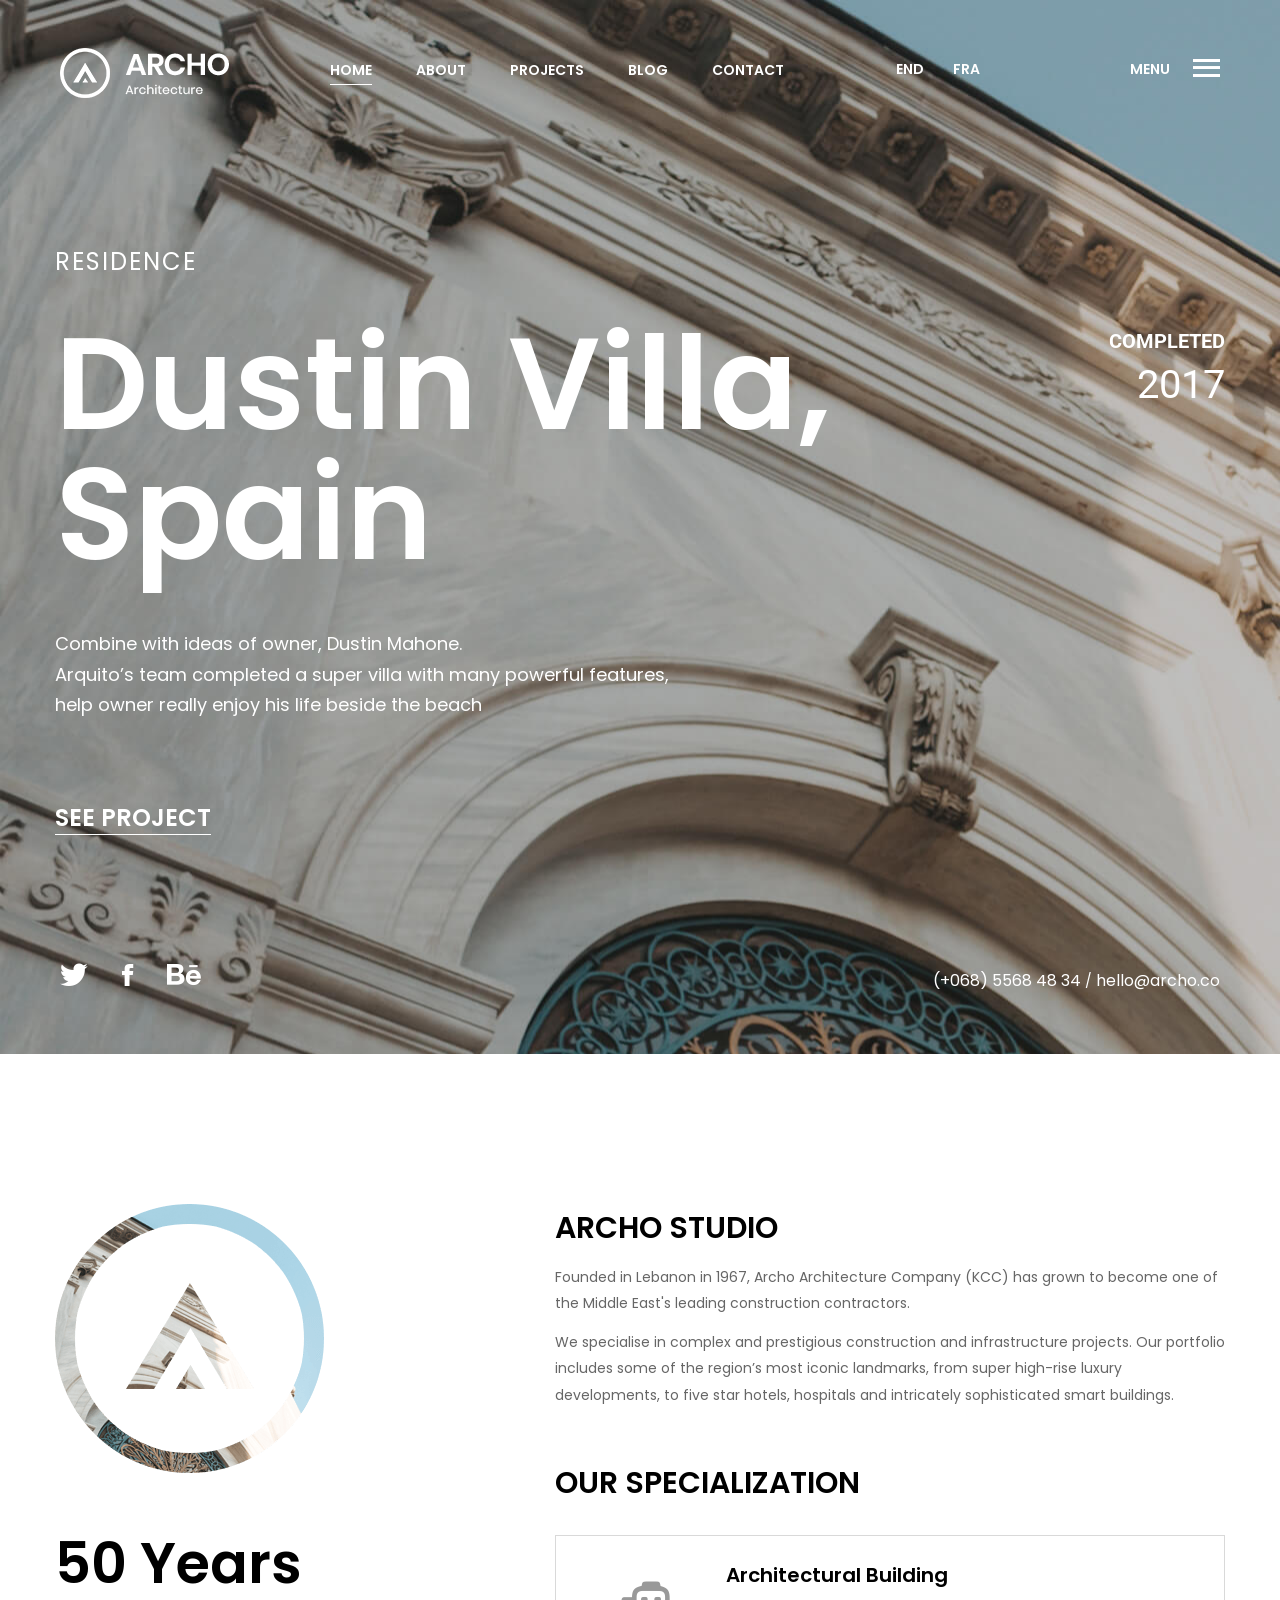
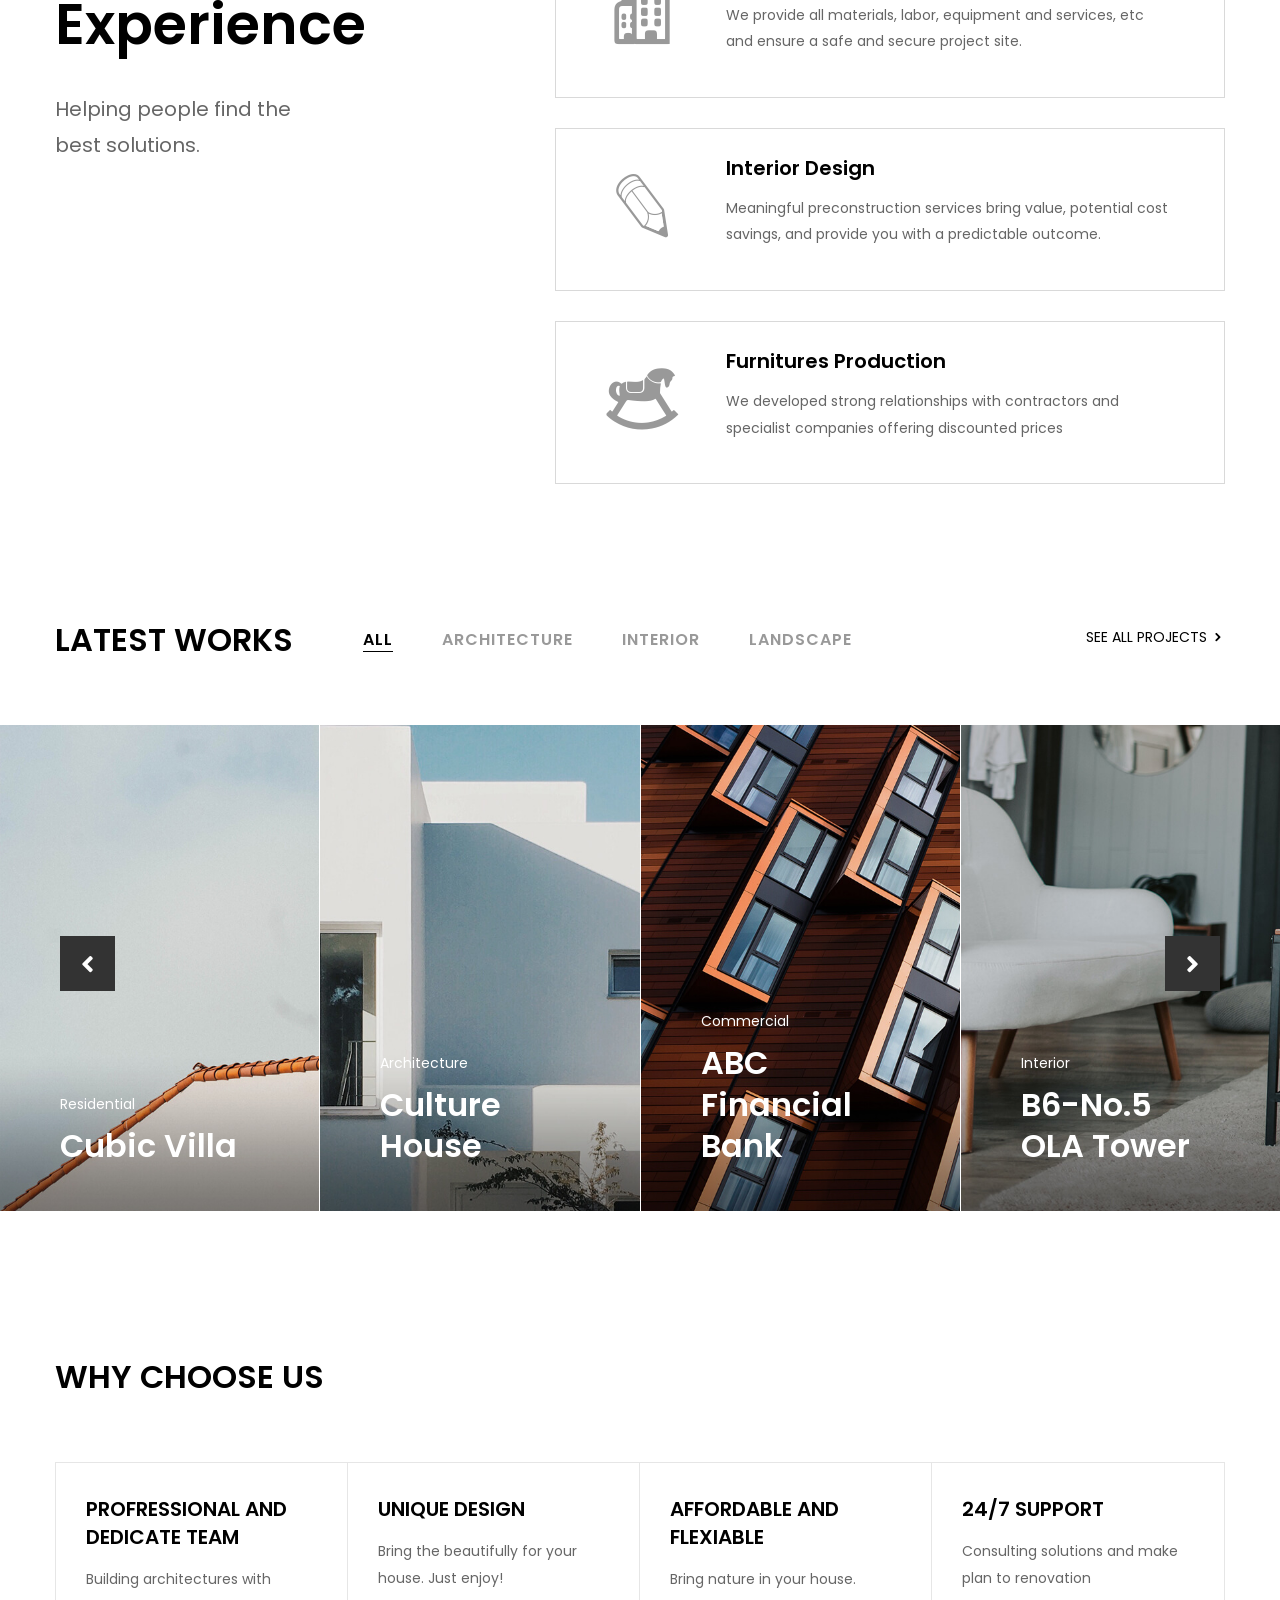
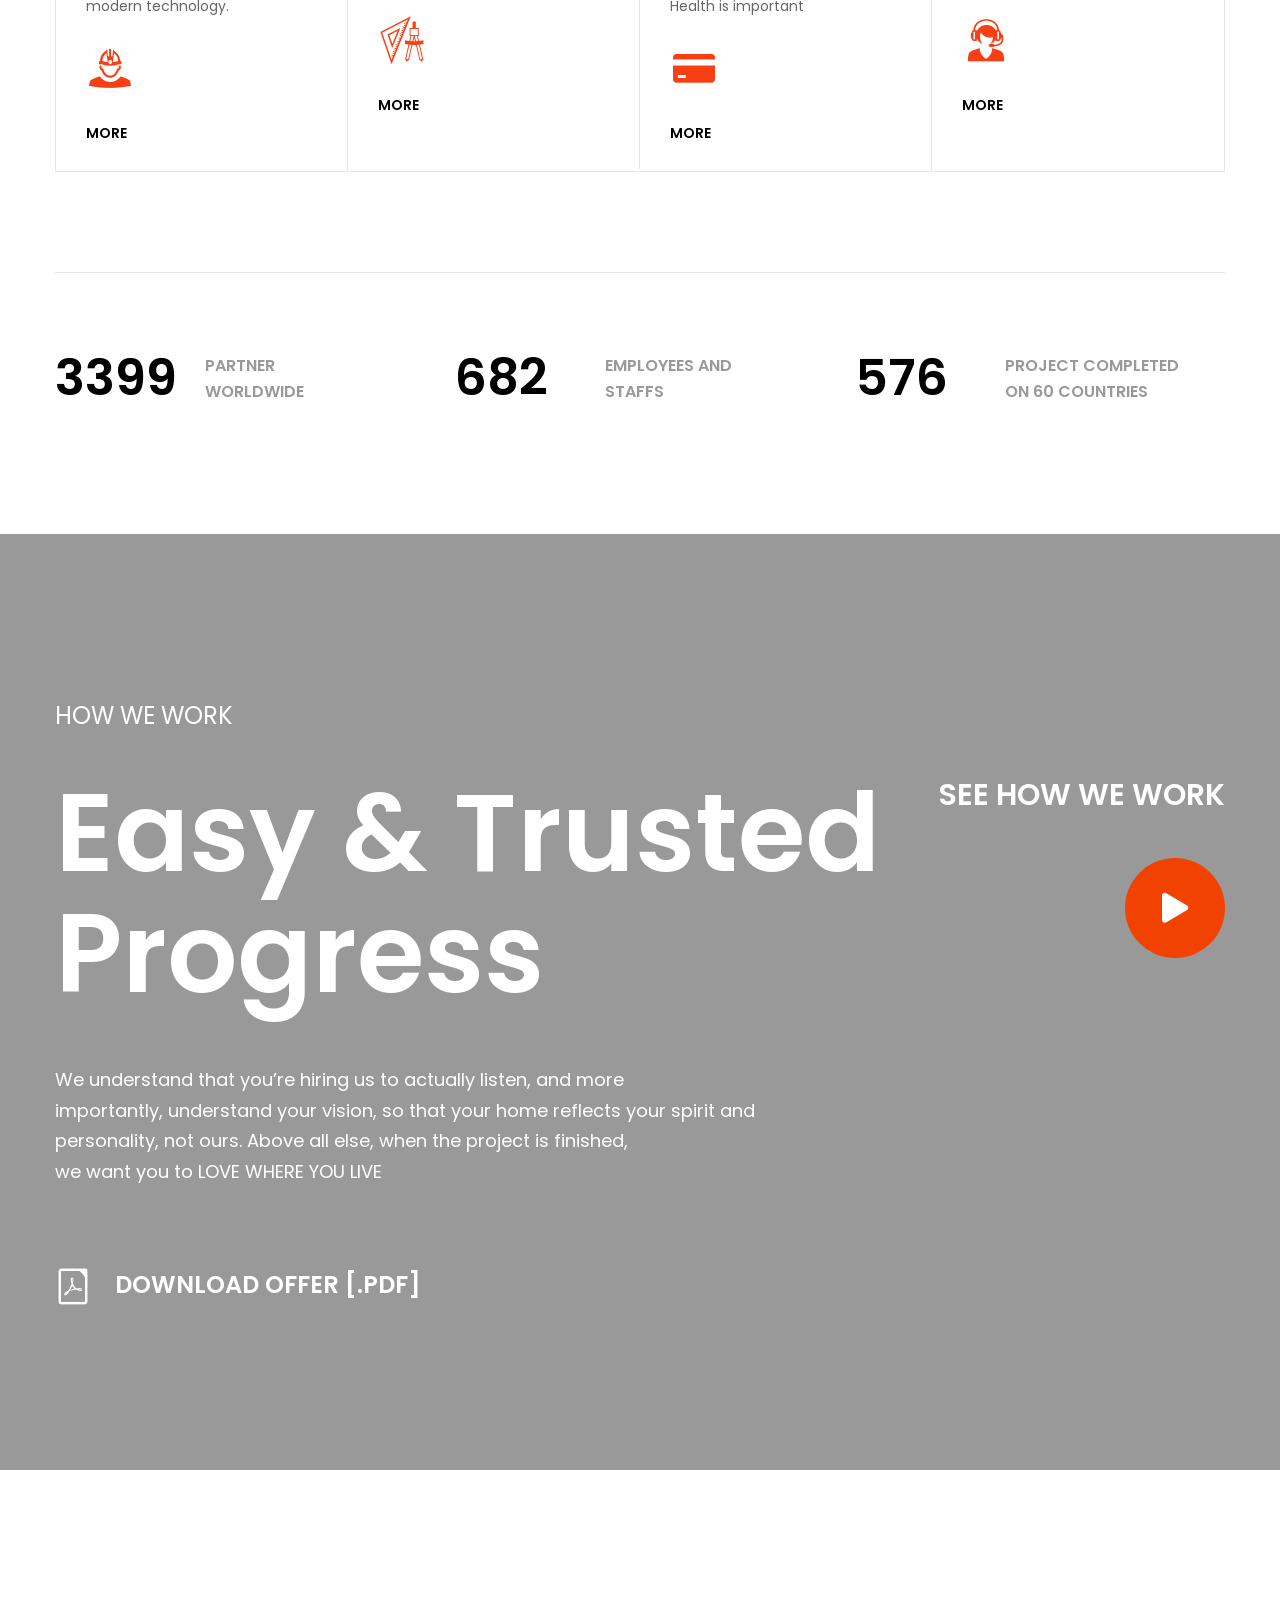
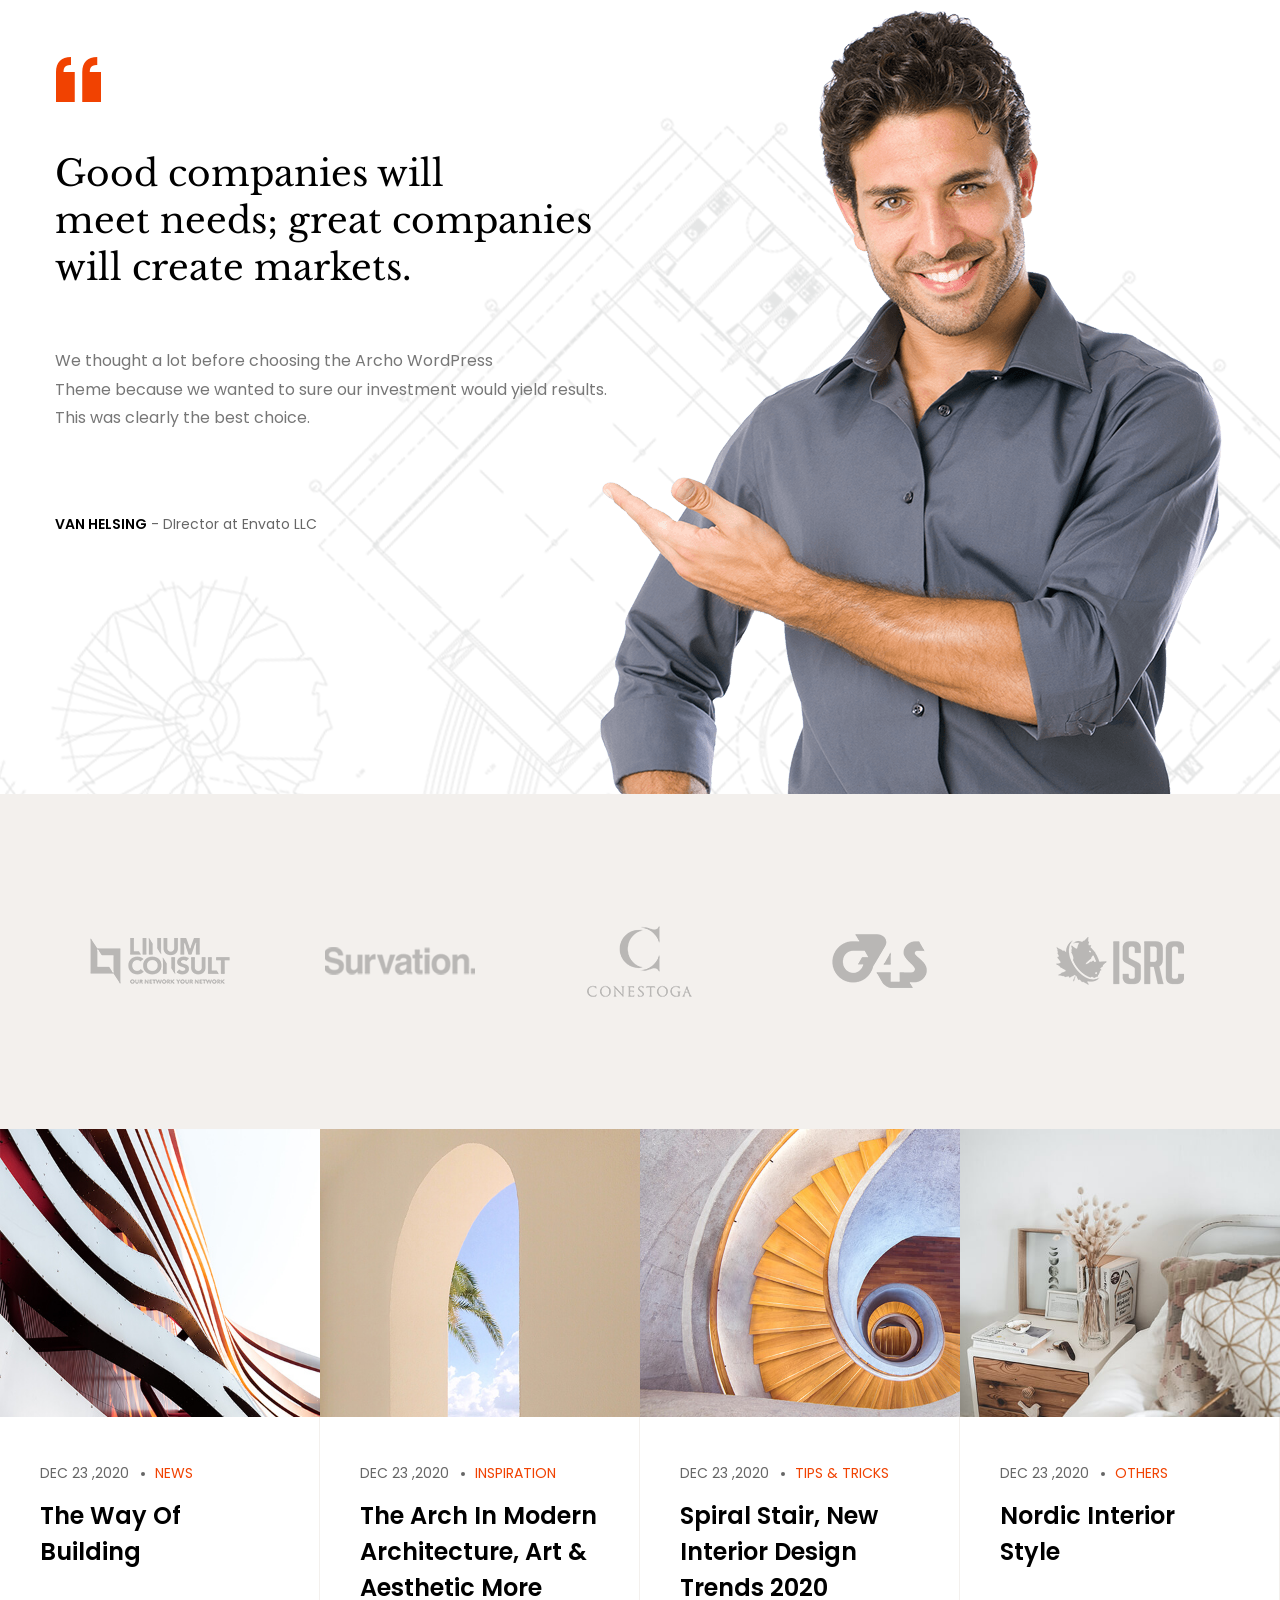
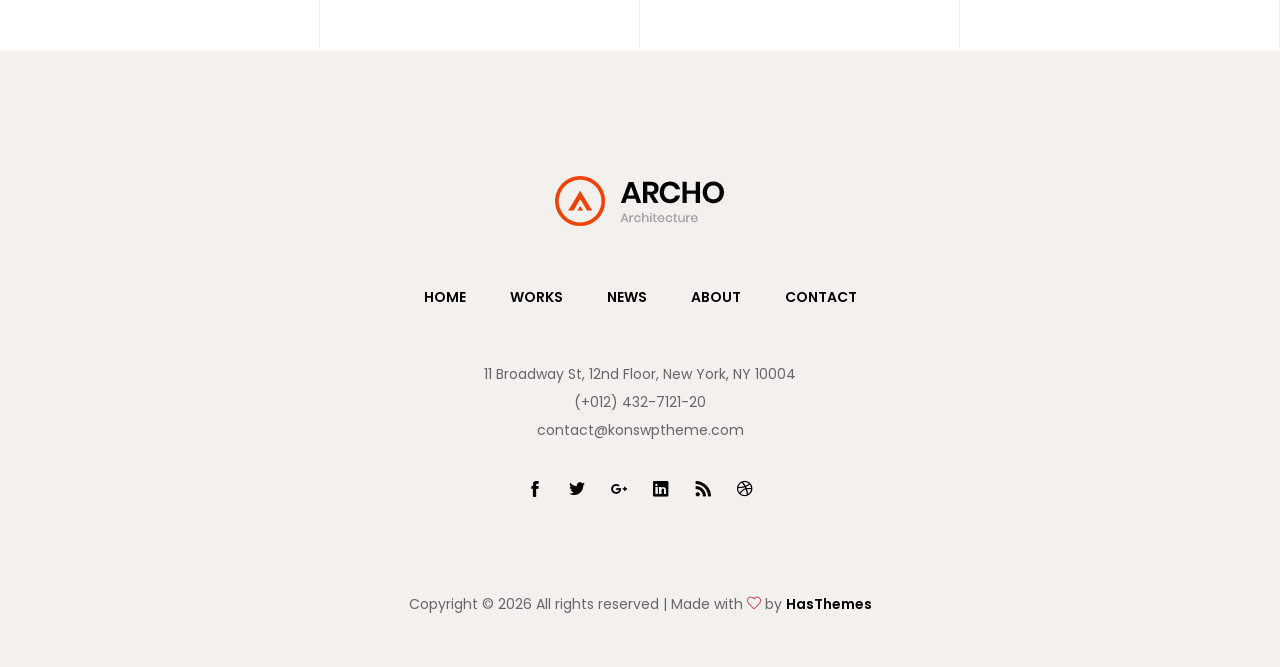
<file: index.html>
<!DOCTYPE html>
<html lang="en-US">

<head>
    <meta charset="UTF-8">
    <title>Archo - Architecture & Interior HTML Template</title>
    <meta name="description" content="Archo is a beautifully unique Architecture & Interior HTML Template. It is a great choice for any type of architecture or construction-related company"/>
    <meta name="viewport" content="width=device-width, initial-scale=1">
    <link rel="profile" href="https://gmpg.org/xfn/11">
    <link rel="canonical" href="Replace_with_your_PAGE_URL" />

    <!-- Stylesheets -->
    <link href="css/bootstrap.css" rel="stylesheet">
    <link href="css/main.css" rel="stylesheet">
    <link href="css/responsive.css" rel="stylesheet">

    <!-- Open Graph (OG) meta tags are snippets of code that control how URLs are displayed when shared on social media
    <meta property="og:locale" content="en_US" />
    <meta property="og:type" content="website" />
    <meta property="og:title" content="Archo - Bootstrap HTML Template" />
    <meta property="og:url" content="PAGE_URL" />
    <meta property="og:site_name" content="SITE_NAME" />
    -->
    <!-- For the og:image content, replace the # with a link of an image
    <meta property="og:image" content="#" />
    <meta property="og:description" content="Archo is a free Bootstrap HTML Template" />
    -->
    <!-- Fonts -->
    <link href="https://fonts.googleapis.com/css2?family=Libre+Baskerville:wght@400;700&family=Poppins:wght@300;400;500;600;700;800;900&family=Roboto:wght@100;300;400;500;700;900&family=Teko:wght@300;400;500;600;700&display=swap" rel="stylesheet">

    <!-- Add site Favicon -->
    <link rel="shortcut icon" href="images/favicon.png" type="image/x-icon">
    <link rel="icon" href="images/favicon.png" type="image/x-icon">
    <meta name="msapplication-TileImage" content="images/favicon.png" />

    <!-- Structured Data
    <script type="application/ld+json">
        {
          "@context": "http://schema.org",
          "@type": "WebSite",
          "name": "Replace_with_your_site_title",
          "url": "Replace_with_your_site_URL"
        }
    </script>
    -->
</head>

<body>
	<div class="page-wrapper">
		<!-- Main Header-->
		<header class="main-header">

			<!-- Header Upper -->
			<div class="header-upper">
				<div class="outer-container">
					<div class="inner-container clearfix">

						<div class="pull-left logo-box">
							<div class="logo"><a href="index.html"><img src="images/logo.png" alt="" title=""></a></div>
						</div>

						<div class="nav-outer pull-left clearfix">
							<!-- Mobile Navigation Toggler -->
							<div class="mobile-nav-toggler"><span class="icon ti-menu"></span></div>
							<!-- Main Menu -->
							<nav class="main-menu navbar-expand-md">
								<div class="navbar-header">
									<button class="navbar-toggler" type="button" data-toggle="collapse"
										data-target="#navbarSupportedContent" aria-controls="navbarSupportedContent" aria-expanded="false"
										aria-label="Toggle navigation">
										<span class="icon-bar"></span>
										<span class="icon-bar"></span>
										<span class="icon-bar"></span>
									</button>
								</div>

								<div class="navbar-collapse show collapse clearfix" id="navbarSupportedContent">
									<ul class="navigation clearfix">
										<li class="current"><a href="index.html">Home</a></li>
										<li><a href="about.html">About</a></li>
										<li class="dropdown"><a href="#">Projects</a>
											<ul>
												<li><a href="projects.html">Projects</a></li>
												<li><a href="projects-detail.html">Projects Detail</a></li>
											</ul>
										</li>
										<li class="dropdown"><a href="#">Blog</a>
											<ul>
												<li><a href="blog.html">Our Blog</a></li>
												<li><a href="blog-detail.html">Blog Detail</a></li>
											</ul>
										</li>
										<li><a href="contact.html">Contact</a></li>
									</ul>
								</div>

							</nav>

						</div>

						<!-- Outer Box -->
						<div class="outer-box clearfix">
							<ul class="language-list">
								<li><a href="#">End</a></li>
								<li><a href="#">Fra</a></li>
							</ul>
							<!-- Mobile Navigation Toggler -->
							<div class="mobile-nav-toggler">menu <span class="icon ion-android-menu"></span></div>
						</div>

					</div>
				</div>
			</div>
			<!--End Header Upper-->

			<!-- Mobile Menu  -->
			<div class="mobile-menu">
				<div class="menu-backdrop"></div>
				<div class="close-btn"><span class="icon lnr lnr-cross"></span></div>

				<nav class="menu-box">
					<div class="nav-logo"><a href="index.html"><img src="images/logo-2.png" alt="" title=""></a></div>
					<div class="menu-outer">
						<!--Here Menu Will Come Automatically Via Javascript / Same Menu as in Header-->
					</div>
				</nav>
			</div><!-- End Mobile Menu -->

		</header>
		<!--End Main Header -->

		<!-- Banner Section -->
		<section class="banner-section">
			<div class="main-slider-carousel owl-carousel owl-theme">

				<div class="slide" style="background-image: url(images/main-slider/image-1.jpg)">
					<div class="auto-container">

						<!-- Content Boxed -->
						<div class="content-boxed">
							<div class="inner-boxed">
								<div class="title">Residence</div>
								<h1>Dustin Villa, <br> Spain <span><i>completed</i> 2017</span></h1>
								<p>Combine with ideas of owner, Dustin Mahone. <br> Arquito’s team completed a super villa with many
									powerful features, <br> help owner really enjoy his life beside the beach</p>
								<div class="btn-box">
									<a href="about.html" class="see-projects">See project</a>
								</div>
							</div>
						</div>

					</div>
				</div>

				<div class="slide" style="background-image: url(images/main-slider/image-1.jpg)">
					<div class="auto-container">

						<!-- Content Boxed -->
						<div class="content-boxed">
							<div class="inner-boxed">
								<div class="title">Residence</div>
								<h1>Dustin Villa, <br> Spain <span><i>completed</i> 2017</span></h1>
								<p>Combine with ideas of owner, Dustin Mahone. <br> Arquito’s team completed a super villa with many
									powerful features, <br> help owner really enjoy his life beside the beach</p>
								<div class="btn-box">
									<a href="about.html" class="see-projects">See project</a>
								</div>
							</div>
						</div>

					</div>
				</div>

				<div class="slide" style="background-image: url(images/main-slider/image-1.jpg)">
					<div class="auto-container">

						<!-- Content Boxed -->
						<div class="content-boxed">
							<div class="inner-boxed">
								<div class="title">Residence</div>
								<h1>Dustin Villa, <br> Spain <span><i>completed</i> 2017</span></h1>
								<p>Combine with ideas of owner, Dustin Mahone. <br> Arquito’s team completed a super villa with many
									powerful features, <br> help owner really enjoy his life beside the beach</p>
								<div class="btn-box">
									<a href="about.html" class="see-projects">See project</a>
								</div>
							</div>
						</div>

					</div>
				</div>

			</div>

			<!--Scroll Dwwn Btn-->
			<div class="mouse-btn-down scroll-to-target" data-target=".experiance-section">
				<div class="chevron"></div>
				<div class="chevron"></div>
				<div class="chevron"></div>
			</div>

			<!-- Social Box -->
			<ul class="social-box">
				<li><a href="#" class="ion-social-twitter"></a></li>
				<li><a href="#" class="ion-social-facebook"></a></li>
				<li><a href="#" class="fab fa-behance"></a></li>
			</ul>

			<!-- Info -->
			<div class="info"><a href="tel:+068-5568-48-34">(+068) 5568 48 34</a> / <a
					href="tel:+hello@archo.co">hello@archo.co</a></div>

		</section>
		<!-- End Banner Section -->

		<!-- Experiance Section -->
		<section class="experiance-section">
			<div class="auto-container">
				<div class="row clearfix">

					<!-- Title Column -->
					<div class="title-column col-lg-5 col-md-12 col-sm-12">
						<div class="inner-column">
							<div class="image">
								<img src="images/resource/experiance.png" alt="" />
							</div>
							<h2>50 Years <br> Experience</h2>
							<div class="text">Helping people find the <br> best solutions.</div>
						</div>
					</div>

					<!-- Content Column -->
					<div class="content-column col-lg-7 col-md-12 col-sm-12">
						<div class="inner-column">
							<div class="title-box">
								<h2>Archo studio</h2>
								<p>Founded in Lebanon in 1967, Archo Architecture Company (KCC) has grown to become one of <br> the
									Middle East's leading construction contractors.</p>
								<p>We specialise in complex and prestigious construction and infrastructure projects. Our portfolio
									includes some of the region’s most iconic landmarks, from super high-rise luxury developments, to five
									star hotels, hospitals and intricately sophisticated smart buildings.</p>
							</div>
							<div class="specialization-box">
								<h2>our specialization</h2>

								<!-- Specialise Box -->
								<div class="specialise-box">
									<div class="inner-box">
										<div class="content">
											<div class="icon icofont-building-alt"></div>
											<h5><a href="projects-detail.html">Architectural Building</a></h5>
											<p>We provide all materials, labor, equipment and services, etc and ensure a safe and secure
												project site.</p>
										</div>
									</div>
								</div>

								<!-- Specialise Box -->
								<div class="specialise-box">
									<div class="inner-box">
										<div class="content">
											<div class="icon icofont-livejournal"></div>
											<h5><a href="projects-detail.html">Interior Design</a></h5>
											<p>Meaningful preconstruction services bring value, potential cost savings, and provide you with a
												predictable outcome.</p>
										</div>
									</div>
								</div>

								<!-- Specialise Box -->
								<div class="specialise-box">
									<div class="inner-box">
										<div class="content">
											<div class="icon icofont-toy-horse"></div>
											<h5><a href="projects-detail.html">Furnitures Production</a></h5>
											<p>We developed strong relationships with contractors and specialist companies offering discounted
												prices</p>
										</div>
									</div>
								</div>

							</div>
						</div>
					</div>

				</div>
			</div>
		</section>
		<!-- End Experiance Section -->

		<!-- Project Section -->
		<section class="project-section">

			<!-- Project Tabs -->
			<div class="project-tab">
				<div class="auto-container">
					<div class="tab-btns-box">
						<!--Tabs Header-->
						<div class="tabs-header">
							<div class="clearfix">
								<div class="pull-left">
									<!-- Sec Title -->
									<div class="sec-title">
										<h2>latest Works</h2>
									</div>
								</div>
								<div class="pull-left">
									<ul class="product-tab-btns clearfix">
										<li class="p-tab-btn active-btn" data-tab="#p-tab-1">All</li>
										<li class="p-tab-btn" data-tab="#p-tab-2">architecture</li>
										<li class="p-tab-btn" data-tab="#p-tab-3">interior</li>
										<li class="p-tab-btn" data-tab="#p-tab-4">landscape</li>
									</ul>
								</div>
								<div class="pull-right">
									<a href="projects.html" class="projects">see all projects <span
											class="arrow icofont-rounded-right"></span></a>
								</div>
							</div>
						</div>
					</div>
				</div>

				<!--Tabs Content-->
				<div class="p-tabs-content">

					<!-- Portfolio Tab / Active Tab -->
					<div class="p-tab active-tab" id="p-tab-1">
						<div class="project-carousel owl-theme owl-carousel">

							<!-- Gallery Block -->
							<div class="gallery-block">
								<div class="inner-box">
									<div class="image">
										<img src="images/gallery/1.jpg" alt="" />
										<div class="overlay-box">
											<div class="content">
												<div class="category">Residential</div>
												<h2><a href="projects-detail.html">Cubic Villa</a></h2>
											</div>
										</div>
									</div>
								</div>
							</div>

							<!-- Gallery Block -->
							<div class="gallery-block">
								<div class="inner-box">
									<div class="image">
										<img src="images/gallery/2.jpg" alt="" />
										<div class="overlay-box">
											<div class="content">
												<div class="category">Architecture</div>
												<h2><a href="projects-detail.html">Culture House</a></h2>
											</div>
										</div>
									</div>
								</div>
							</div>

							<!-- Gallery Block -->
							<div class="gallery-block">
								<div class="inner-box">
									<div class="image">
										<img src="images/gallery/3.jpg" alt="" />
										<div class="overlay-box">
											<div class="content">
												<div class="category">Commercial</div>
												<h2><a href="projects-detail.html">ABC Financial Bank</a></h2>
											</div>
										</div>
									</div>
								</div>
							</div>

							<!-- Gallery Block -->
							<div class="gallery-block">
								<div class="inner-box">
									<div class="image">
										<img src="images/gallery/4.jpg" alt="" />
										<div class="overlay-box">
											<div class="content">
												<div class="category">Interior</div>
												<h2><a href="projects-detail.html">B6-No.5 OLA Tower</a></h2>
											</div>
										</div>
									</div>
								</div>
							</div>

							<!-- Gallery Block -->
							<div class="gallery-block">
								<div class="inner-box">
									<div class="image">
										<img src="images/gallery/1.jpg" alt="" />
										<div class="overlay-box">
											<div class="content">
												<div class="category">Residential</div>
												<h2><a href="projects-detail.html">Cubic Villa</a></h2>
											</div>
										</div>
									</div>
								</div>
							</div>

							<!-- Gallery Block -->
							<div class="gallery-block">
								<div class="inner-box">
									<div class="image">
										<img src="images/gallery/2.jpg" alt="" />
										<div class="overlay-box">
											<div class="content">
												<div class="category">Architecture</div>
												<h2><a href="projects-detail.html">Culture House</a></h2>
											</div>
										</div>
									</div>
								</div>
							</div>

							<!-- Gallery Block -->
							<div class="gallery-block">
								<div class="inner-box">
									<div class="image">
										<img src="images/gallery/3.jpg" alt="" />
										<div class="overlay-box">
											<div class="content">
												<div class="category">Commercial</div>
												<h2><a href="projects-detail.html">ABC Financial Bank</a></h2>
											</div>
										</div>
									</div>
								</div>
							</div>

							<!-- Gallery Block -->
							<div class="gallery-block">
								<div class="inner-box">
									<div class="image">
										<img src="images/gallery/4.jpg" alt="" />
										<div class="overlay-box">
											<div class="content">
												<div class="category">Interior</div>
												<h2><a href="projects-detail.html">B6-No.5 OLA Tower</a></h2>
											</div>
										</div>
									</div>
								</div>
							</div>

						</div>
					</div>

					<!-- Portfolio Tab -->
					<div class="p-tab" id="p-tab-2">
						<div class="project-carousel owl-theme owl-carousel">

							<!-- Gallery Block -->
							<div class="gallery-block">
								<div class="inner-box">
									<div class="image">
										<img src="images/gallery/1.jpg" alt="" />
										<div class="overlay-box">
											<div class="content">
												<div class="category">Residential</div>
												<h2><a href="projects-detail.html">Cubic Villa</a></h2>
											</div>
										</div>
									</div>
								</div>
							</div>

							<!-- Gallery Block -->
							<div class="gallery-block">
								<div class="inner-box">
									<div class="image">
										<img src="images/gallery/3.jpg" alt="" />
										<div class="overlay-box">
											<div class="content">
												<div class="category">Commercial</div>
												<h2><a href="projects-detail.html">ABC Financial Bank</a></h2>
											</div>
										</div>
									</div>
								</div>
							</div>

							<!-- Gallery Block -->
							<div class="gallery-block">
								<div class="inner-box">
									<div class="image">
										<img src="images/gallery/2.jpg" alt="" />
										<div class="overlay-box">
											<div class="content">
												<div class="category">Architecture</div>
												<h2><a href="projects-detail.html">Culture House</a></h2>
											</div>
										</div>
									</div>
								</div>
							</div>

							<!-- Gallery Block -->
							<div class="gallery-block">
								<div class="inner-box">
									<div class="image">
										<img src="images/gallery/4.jpg" alt="" />
										<div class="overlay-box">
											<div class="content">
												<div class="category">Interior</div>
												<h2><a href="projects-detail.html">B6-No.5 OLA Tower</a></h2>
											</div>
										</div>
									</div>
								</div>
							</div>

							<!-- Gallery Block -->
							<div class="gallery-block">
								<div class="inner-box">
									<div class="image">
										<img src="images/gallery/1.jpg" alt="" />
										<div class="overlay-box">
											<div class="content">
												<div class="category">Residential</div>
												<h2><a href="projects-detail.html">Cubic Villa</a></h2>
											</div>
										</div>
									</div>
								</div>
							</div>

							<!-- Gallery Block -->
							<div class="gallery-block">
								<div class="inner-box">
									<div class="image">
										<img src="images/gallery/3.jpg" alt="" />
										<div class="overlay-box">
											<div class="content">
												<div class="category">Commercial</div>
												<h2><a href="projects-detail.html">ABC Financial Bank</a></h2>
											</div>
										</div>
									</div>
								</div>
							</div>

							<!-- Gallery Block -->
							<div class="gallery-block">
								<div class="inner-box">
									<div class="image">
										<img src="images/gallery/2.jpg" alt="" />
										<div class="overlay-box">
											<div class="content">
												<div class="category">Architecture</div>
												<h2><a href="projects-detail.html">Culture House</a></h2>
											</div>
										</div>
									</div>
								</div>
							</div>

							<!-- Gallery Block -->
							<div class="gallery-block">
								<div class="inner-box">
									<div class="image">
										<img src="images/gallery/4.jpg" alt="" />
										<div class="overlay-box">
											<div class="content">
												<div class="category">Interior</div>
												<h2><a href="projects-detail.html">B6-No.5 OLA Tower</a></h2>
											</div>
										</div>
									</div>
								</div>
							</div>

						</div>
					</div>

					<!-- Portfolio Tab -->
					<div class="p-tab" id="p-tab-3">
						<div class="project-carousel owl-theme owl-carousel">

							<!-- Gallery Block -->
							<div class="gallery-block">
								<div class="inner-box">
									<div class="image">
										<img src="images/gallery/1.jpg" alt="" />
										<div class="overlay-box">
											<div class="content">
												<div class="category">Residential</div>
												<h2><a href="projects-detail.html">Cubic Villa</a></h2>
											</div>
										</div>
									</div>
								</div>
							</div>

							<!-- Gallery Block -->
							<div class="gallery-block">
								<div class="inner-box">
									<div class="image">
										<img src="images/gallery/2.jpg" alt="" />
										<div class="overlay-box">
											<div class="content">
												<div class="category">Architecture</div>
												<h2><a href="projects-detail.html">Culture House</a></h2>
											</div>
										</div>
									</div>
								</div>
							</div>

							<!-- Gallery Block -->
							<div class="gallery-block">
								<div class="inner-box">
									<div class="image">
										<img src="images/gallery/3.jpg" alt="" />
										<div class="overlay-box">
											<div class="content">
												<div class="category">Commercial</div>
												<h2><a href="projects-detail.html">ABC Financial Bank</a></h2>
											</div>
										</div>
									</div>
								</div>
							</div>

							<!-- Gallery Block -->
							<div class="gallery-block">
								<div class="inner-box">
									<div class="image">
										<img src="images/gallery/4.jpg" alt="" />
										<div class="overlay-box">
											<div class="content">
												<div class="category">Interior</div>
												<h2><a href="projects-detail.html">B6-No.5 OLA Tower</a></h2>
											</div>
										</div>
									</div>
								</div>
							</div>

							<!-- Gallery Block -->
							<div class="gallery-block">
								<div class="inner-box">
									<div class="image">
										<img src="images/gallery/1.jpg" alt="" />
										<div class="overlay-box">
											<div class="content">
												<div class="category">Residential</div>
												<h2><a href="projects-detail.html">Cubic Villa</a></h2>
											</div>
										</div>
									</div>
								</div>
							</div>

							<!-- Gallery Block -->
							<div class="gallery-block">
								<div class="inner-box">
									<div class="image">
										<img src="images/gallery/2.jpg" alt="" />
										<div class="overlay-box">
											<div class="content">
												<div class="category">Architecture</div>
												<h2><a href="projects-detail.html">Culture House</a></h2>
											</div>
										</div>
									</div>
								</div>
							</div>

							<!-- Gallery Block -->
							<div class="gallery-block">
								<div class="inner-box">
									<div class="image">
										<img src="images/gallery/3.jpg" alt="" />
										<div class="overlay-box">
											<div class="content">
												<div class="category">Commercial</div>
												<h2><a href="projects-detail.html">ABC Financial Bank</a></h2>
											</div>
										</div>
									</div>
								</div>
							</div>

							<!-- Gallery Block -->
							<div class="gallery-block">
								<div class="inner-box">
									<div class="image">
										<img src="images/gallery/4.jpg" alt="" />
										<div class="overlay-box">
											<div class="content">
												<div class="category">Interior</div>
												<h2><a href="projects-detail.html">B6-No.5 OLA Tower</a></h2>
											</div>
										</div>
									</div>
								</div>
							</div>

						</div>
					</div>

					<!-- Portfolio Tab -->
					<div class="p-tab" id="p-tab-4">
						<div class="project-carousel owl-theme owl-carousel">

							<!-- Gallery Block -->
							<div class="gallery-block">
								<div class="inner-box">
									<div class="image">
										<img src="images/gallery/1.jpg" alt="" />
										<div class="overlay-box">
											<div class="content">
												<div class="category">Residential</div>
												<h2><a href="projects-detail.html">Cubic Villa</a></h2>
											</div>
										</div>
									</div>
								</div>
							</div>

							<!-- Gallery Block -->
							<div class="gallery-block">
								<div class="inner-box">
									<div class="image">
										<img src="images/gallery/3.jpg" alt="" />
										<div class="overlay-box">
											<div class="content">
												<div class="category">Commercial</div>
												<h2><a href="projects-detail.html">ABC Financial Bank</a></h2>
											</div>
										</div>
									</div>
								</div>
							</div>

							<!-- Gallery Block -->
							<div class="gallery-block">
								<div class="inner-box">
									<div class="image">
										<img src="images/gallery/2.jpg" alt="" />
										<div class="overlay-box">
											<div class="content">
												<div class="category">Architecture</div>
												<h2><a href="projects-detail.html">Culture House</a></h2>
											</div>
										</div>
									</div>
								</div>
							</div>

							<!-- Gallery Block -->
							<div class="gallery-block">
								<div class="inner-box">
									<div class="image">
										<img src="images/gallery/4.jpg" alt="" />
										<div class="overlay-box">
											<div class="content">
												<div class="category">Interior</div>
												<h2><a href="projects-detail.html">B6-No.5 OLA Tower</a></h2>
											</div>
										</div>
									</div>
								</div>
							</div>

							<!-- Gallery Block -->
							<div class="gallery-block">
								<div class="inner-box">
									<div class="image">
										<img src="images/gallery/1.jpg" alt="" />
										<div class="overlay-box">
											<div class="content">
												<div class="category">Residential</div>
												<h2><a href="projects-detail.html">Cubic Villa</a></h2>
											</div>
										</div>
									</div>
								</div>
							</div>

							<!-- Gallery Block -->
							<div class="gallery-block">
								<div class="inner-box">
									<div class="image">
										<img src="images/gallery/3.jpg" alt="" />
										<div class="overlay-box">
											<div class="content">
												<div class="category">Commercial</div>
												<h2><a href="projects-detail.html">ABC Financial Bank</a></h2>
											</div>
										</div>
									</div>
								</div>
							</div>

							<!-- Gallery Block -->
							<div class="gallery-block">
								<div class="inner-box">
									<div class="image">
										<img src="images/gallery/2.jpg" alt="" />
										<div class="overlay-box">
											<div class="content">
												<div class="category">Architecture</div>
												<h2><a href="projects-detail.html">Culture House</a></h2>
											</div>
										</div>
									</div>
								</div>
							</div>

							<!-- Gallery Block -->
							<div class="gallery-block">
								<div class="inner-box">
									<div class="image">
										<img src="images/gallery/4.jpg" alt="" />
										<div class="overlay-box">
											<div class="content">
												<div class="category">Interior</div>
												<h2><a href="projects-detail.html">B6-No.5 OLA Tower</a></h2>
											</div>
										</div>
									</div>
								</div>
							</div>

						</div>
					</div>

				</div>

			</div>
		</section>
		<!-- End Project Section -->

		<!-- Services Section -->
		<section class="services-section">
			<div class="auto-container">
				<div class="sec-title">
					<h2>Why Choose Us</h2>
				</div>
				<div class="inner-container">
					<div class="clearfix">

						<!-- Service Block -->
						<div class="service-block col-lg-3 col-md-6 col-sm-12">
							<div class="inner-box">
								<h5><a href="projects-detail.html">profressional and dedicate team</a></h5>
								<p>Building architectures with modern technology.</p>
								<div class="icon icofont-labour"></div>
								<a href="projects-detail.html" class="more">more</a>
							</div>
						</div>

						<!-- Service Block -->
						<div class="service-block col-lg-3 col-md-6 col-sm-12">
							<div class="inner-box">
								<h5><a href="projects-detail.html">unique design</a></h5>
								<p>Bring the beautifully for your house. Just enjoy!</p>
								<div class="icon icofont-ruler-compass-alt"></div>
								<a href="projects-detail.html" class="more">more</a>
							</div>
						</div>

						<!-- Service Block -->
						<div class="service-block col-lg-3 col-md-6 col-sm-12">
							<div class="inner-box">
								<h5><a href="projects-detail.html">affordable and flexiable</a></h5>
								<p>Bring nature in your house. Health is important</p>
								<div class="icon icofont-credit-card"></div>
								<a href="projects-detail.html" class="more">more</a>
							</div>
						</div>

						<!-- Service Block -->
						<div class="service-block col-lg-3 col-md-6 col-sm-12">
							<div class="inner-box">
								<h5><a href="projects-detail.html">24/7 support</a></h5>
								<p>Consulting solutions and make plan to renovation</p>
								<div class="icon icofont-live-support"></div>
								<a href="projects-detail.html" class="more">more</a>
							</div>
						</div>

					</div>
				</div>
			</div>
		</section>
		<!-- End Services Section -->

		<!-- Counter Section -->
		<section class="counter-section">
			<div class="auto-container">
				<div class="inner-container">
					<!-- Fact Counter -->
					<div class="fact-counter">
						<div class="row clearfix">

							<!-- Column -->
							<div class="column counter-column col-lg-4 col-md-6 col-sm-12">
								<div class="inner wow fadeInLeft" data-wow-delay="0ms" data-wow-duration="1500ms">
									<div class="content">
										<div class="count-outer count-box">
											<span class="count-text" data-speed="4500" data-stop="8000">0</span>
										</div>
										<h4 class="counter-title">Partner <br> worldwide</h4>
									</div>
								</div>
							</div>

							<!-- Column -->
							<div class="column counter-column col-lg-4 col-md-6 col-sm-12">
								<div class="inner wow fadeInLeft" data-wow-delay="300ms" data-wow-duration="1500ms">
									<div class="content">
										<div class="count-outer count-box alternate">
											<span class="count-text" data-speed="3500" data-stop="1250">0</span>
										</div>
										<h4 class="counter-title">employees and <br> staffs</h4>
									</div>
								</div>
							</div>

							<!-- Column -->
							<div class="column counter-column col-lg-4 col-md-6 col-sm-12">
								<div class="inner wow fadeInLeft" data-wow-delay="600ms" data-wow-duration="1500ms">
									<div class="content">
										<div class="count-outer count-box">
											<span class="count-text" data-speed="3000" data-stop="904">0</span>
										</div>
										<h4 class="counter-title">project completed <br> on 60 countries</h4>
									</div>
								</div>
							</div>

						</div>
					</div>

				</div>
			</div>
		</section>
		<!-- End Counter Section -->

		<!-- Work Section -->
		<section class="work-section" style="background-image: url(images/background/1.jpg)">
			<div class="auto-container">
				<div class="content">
					<div class="title">how we work</div>
					<h1>Easy & Trusted <br> Progress</h1>
					<p>We understand that you’re hiring us to actually listen, and more <br> importantly, understand your vision,
						so that your home reflects your spirit and <br> personality, not ours. Above all else, when the project is
						finished, <br> we want you to LOVE WHERE YOU LIVE</p>
					<a href="#" class="pdf-file"><span class="icon icofont-file-pdf"></span>Download Offer [.PDF]</a>
					<a href="https://www.youtube.com/watch?v=kxPCFljwJws" class="lightbox-image video-box clearfix">See How we
						work<br><span class="fa fa-play"><i class="ripple"></i></span></a>
				</div>
			</div>
		</section>
		<!-- End Work Section -->

		<!-- Testimonial Section -->
		<section class="testimonial-section" style="background-image: url(images/background/pattern-1.png)">
			<div class="auto-container">
				<div class="row clearfix">

					<!-- Carousel Column -->
					<div class="carousel-column col-lg-6 col-md-12 col-sm-12">
						<div class="inner-column">
							<div class="single-item-carousel owl-carousel owl-theme">

								<!-- Testimonial Block -->
								<div class="testimonial-block">
									<div class="inner-box">
										<div class="quote-icon ion-quote"></div>
										<h2>Good companies will <br> meet needs; great companies <br> will create markets.</h2>
										<p>We thought a lot before choosing the Archo WordPress <br> Theme because we wanted to sure our
											investment would yield results. This was clearly the best choice.</p>
										<div class="category"><span>Van Helsing</span> - DIrector at Envato LLC</div>
									</div>
								</div>

								<!-- Testimonial Block -->
								<div class="testimonial-block">
									<div class="inner-box">
										<div class="quote-icon ion-quote"></div>
										<h2>Good companies will <br> meet needs; great companies <br> will create markets.</h2>
										<p>We thought a lot before choosing the Archo WordPress <br> Theme because we wanted to sure our
											investment would yield results. This was clearly the best choice.</p>
										<div class="category"><span>Van Helsing</span> - DIrector at Envato LLC</div>
									</div>
								</div>

								<!-- Testimonial Block -->
								<div class="testimonial-block">
									<div class="inner-box">
										<div class="quote-icon ion-quote"></div>
										<h2>Good companies will <br> meet needs; great companies <br> will create markets.</h2>
										<p>We thought a lot before choosing the Archo WordPress <br> Theme because we wanted to sure our
											investment would yield results. This was clearly the best choice.</p>
										<div class="category"><span>Van Helsing</span> - DIrector at Envato LLC</div>
									</div>
								</div>

							</div>
						</div>
					</div>

					<!-- Image Column -->
					<div class="image-column col-lg-6 col-md-12 col-sm-12">
						<div class="inner-column">
							<div class="image wow fadeInRight" data-wow-delay="0ms" data-wow-duration="1500ms">
								<img src="images/resource/testimonial.png" alt="" />
							</div>
						</div>
					</div>

				</div>
			</div>
		</section>
		<!-- End Testimonial Section -->

		<!-- Sponsors Section -->
		<section class="sponsors-section">
			<div class="auto-container">

				<div class="carousel-outer">
					<!--Sponsors Slider-->
					<ul class="sponsors-carousel owl-carousel owl-theme">
						<li>
							<div class="image-box"><a href="#"><img src="images/clients/1.png" alt=""></a></div>
						</li>
						<li>
							<div class="image-box"><a href="#"><img src="images/clients/2.png" alt=""></a></div>
						</li>
						<li>
							<div class="image-box"><a href="#"><img src="images/clients/3.png" alt=""></a></div>
						</li>
						<li>
							<div class="image-box"><a href="#"><img src="images/clients/4.png" alt=""></a></div>
						</li>
						<li>
							<div class="image-box"><a href="#"><img src="images/clients/5.png" alt=""></a></div>
						</li>
						<li>
							<div class="image-box"><a href="#"><img src="images/clients/1.png" alt=""></a></div>
						</li>
						<li>
							<div class="image-box"><a href="#"><img src="images/clients/2.png" alt=""></a></div>
						</li>
						<li>
							<div class="image-box"><a href="#"><img src="images/clients/3.png" alt=""></a></div>
						</li>
					</ul>
				</div>

			</div>
		</section>
		<!-- End Sponsors Section -->

		<!-- News Section -->
		<section class="news-section">
			<div class="outer-container">
				<div class="clearfix">

					<!-- News Block -->
					<div class="news-block col-xl-3 col-lg-6 col-md-6 col-sm-12">
						<div class="inner-box">
							<div class="image">
								<a href="blog-detail.html"><img src="images/resource/news-1.jpg" alt="" /></a>
							</div>
							<div class="lower-content">
								<ul class="info-list">
									<li>Dec 23 ,2020</li>
									<li>news</li>
								</ul>
								<h4><a href="blog-detail.html">The Way Of Building</a></h4>
							</div>
						</div>
					</div>

					<!-- News Block -->
					<div class="news-block col-xl-3 col-lg-6 col-md-6 col-sm-12">
						<div class="inner-box">
							<div class="image">
								<a href="blog-detail.html"><img src="images/resource/news-2.jpg" alt="" /></a>
							</div>
							<div class="lower-content">
								<ul class="info-list">
									<li>Dec 23 ,2020</li>
									<li>inspiration</li>
								</ul>
								<h4><a href="blog-detail.html">The Arch In Modern Architecture, Art & Aesthetic More</a></h4>
							</div>
						</div>
					</div>

					<!-- News Block -->
					<div class="news-block col-xl-3 col-lg-6 col-md-6 col-sm-12">
						<div class="inner-box">
							<div class="image">
								<a href="blog-detail.html"><img src="images/resource/news-3.jpg" alt="" /></a>
							</div>
							<div class="lower-content">
								<ul class="info-list">
									<li>Dec 23 ,2020</li>
									<li>tips & tricks</li>
								</ul>
								<h4><a href="blog-detail.html">Spiral Stair, New Interior Design Trends 2020</a></h4>
							</div>
						</div>
					</div>

					<!-- News Block -->
					<div class="news-block col-xl-3 col-lg-6 col-md-6 col-sm-12">
						<div class="inner-box">
							<div class="image">
								<a href="blog-detail.html"><img src="images/resource/news-4.jpg" alt="" /></a>
							</div>
							<div class="lower-content">
								<ul class="info-list">
									<li>Dec 23 ,2020</li>
									<li>others</li>
								</ul>
								<h4><a href="blog-detail.html">Nordic Interior Style</a></h4>
							</div>
						</div>
					</div>

				</div>
			</div>
		</section>
		<!-- End News Section -->

		<!-- Main Footer -->
		<footer class="main-footer">
			<div class="auto-container">
				<div class="logo">
					<a href="index.html"><img src="images/logo-3.png" alt="" /></a>
				</div>
				<ul class="footer-page-nav">
					<li><a href="#">Home</a></li>
					<li><a href="#">Works</a></li>
					<li><a href="#">News</a></li>
					<li><a href="#">About</a></li>
					<li><a href="#">Contact</a></li>
				</ul>
				<div class="contact-info">11 Broadway St, 12nd Floor, New York, NY 10004 <br> <a
						href="tel:+012-432-7121-20">(+012) 432-7121-20</a> <br> <a
						href="mailto:contact@konswptheme.com">contact@konswptheme.com</a></div>
				<ul class="footer-social-icons">
					<li><a href="http://facebook.com/" class="icofont-facebook"></a></li>
					<li><a href="https://twitter.com/" class="icofont-twitter"></a></li>
					<li><a href="http://google.com/" class="icofont-google-plus"></a></li>
					<li><a href="http://linkedin.com/" class="icofont-linkedin"></a></li>
					<li><a href="http://rss.com/" class="icofont-rss"></a></li>
					<li><a href="http://dribbble.com/" class="icofont-dribbble"></a></li>
				</ul>
				<div class="copyright">Copyright ©
					<script type="text/javascript" async="" src="https://www.google-analytics.com/analytics.js"></script>
					<script type="text/javascript">document.write(new Date().getFullYear());</script> All rights reserved | Made with <i class="icon-heart text-danger" aria-hidden="true"></i> by <a
						href="https://hasthemes.com/" target="_blank">HasThemes</a>
				</div>
			</div>
		</footer>
		<!-- End Main Footer -->

	</div>
	<!--End pagewrapper-->

	<!-- Scroll To Top -->
	<div class="scroll-to-top scroll-to-target" data-target="html"><span class="fa fa-arrow-circle-up"></span></div>

	<script src="js/jquery.js"></script>
	<script src="js/popper.min.js"></script>
	<script src="js/bootstrap.min.js"></script>
	<script src="js/jquery.mCustomScrollbar.concat.min.js"></script>
	<script src="js/jquery.fancybox.js"></script>
	<script src="js/appear.js"></script>
	<script src="js/owl.js"></script>
	<script src="js/wow.js"></script>
	<script src="js/parallax.min.js"></script>
	<script src="js/tilt.jquery.min.js"></script>
	<script src="js/jquery.paroller.min.js"></script>
	<script src="js/jquery-ui.js"></script>
	<script src="js/script.js"></script>

</body>

</html>
</file>
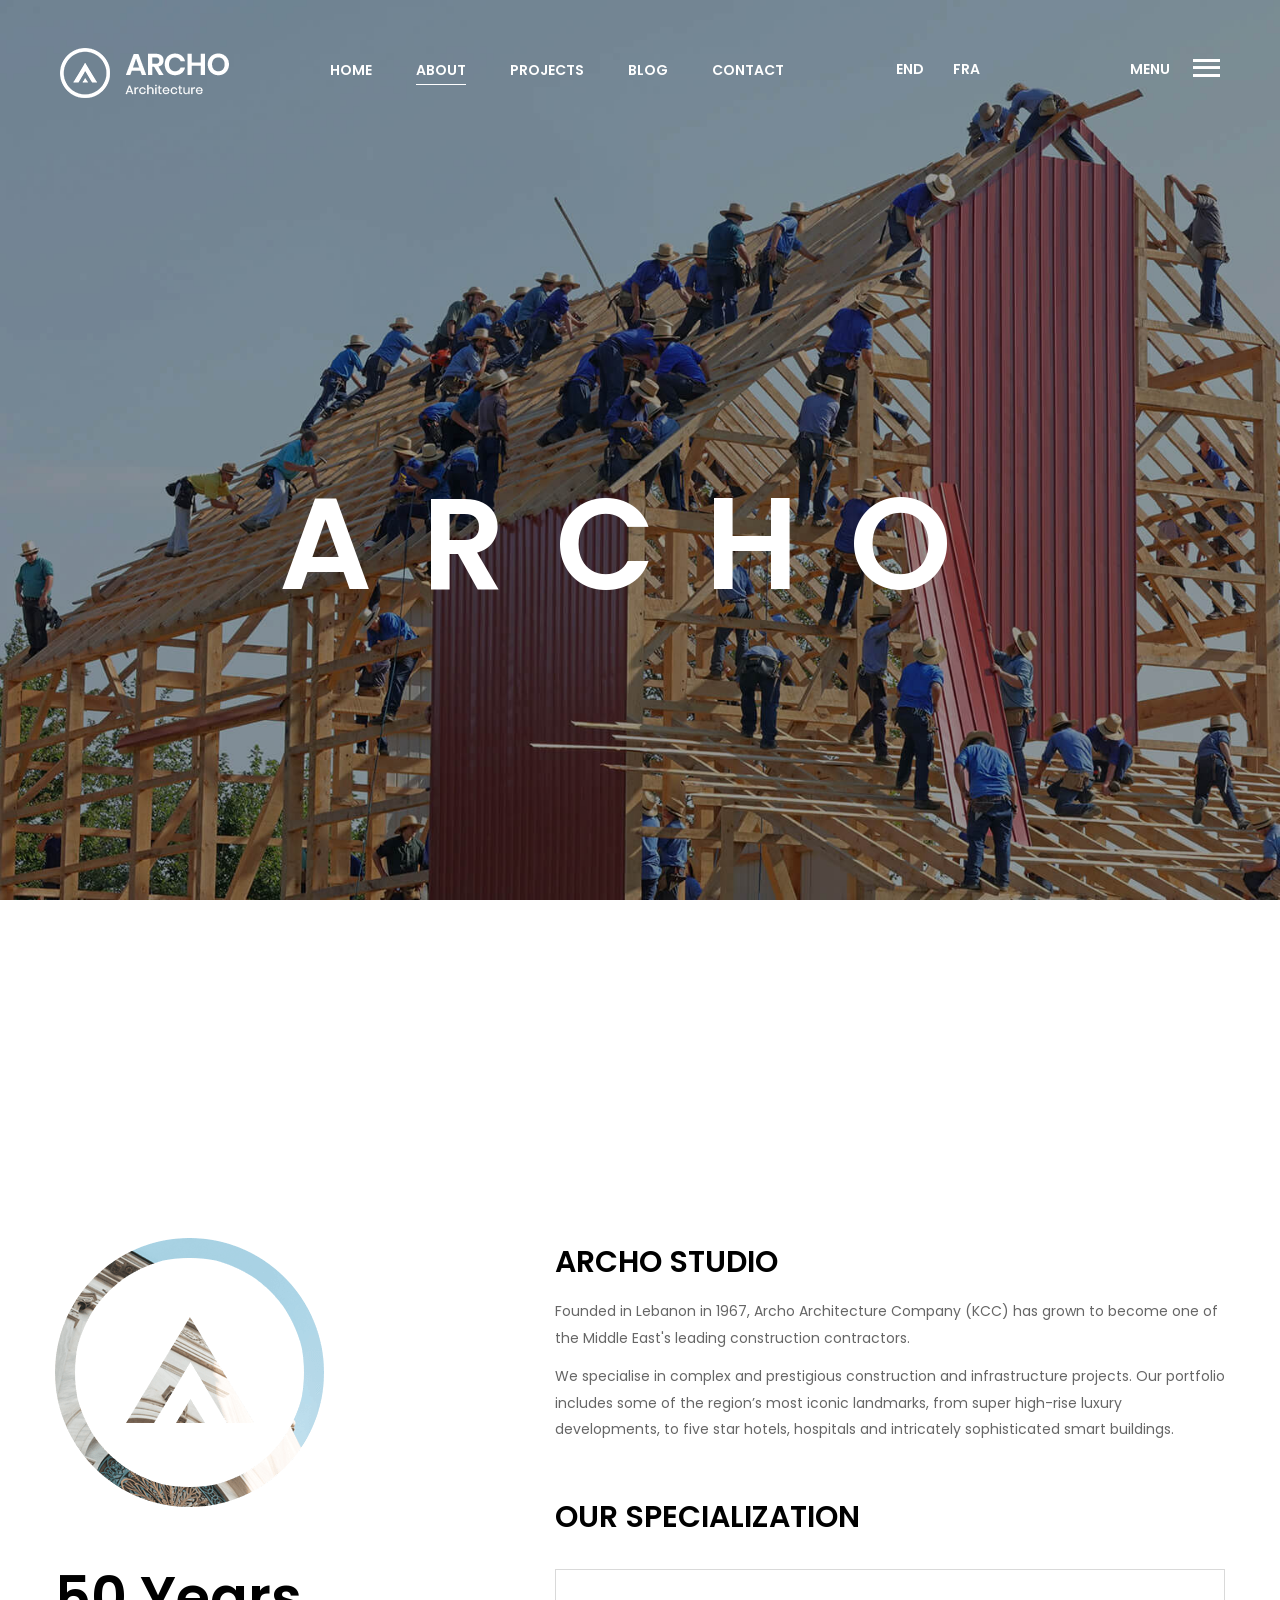
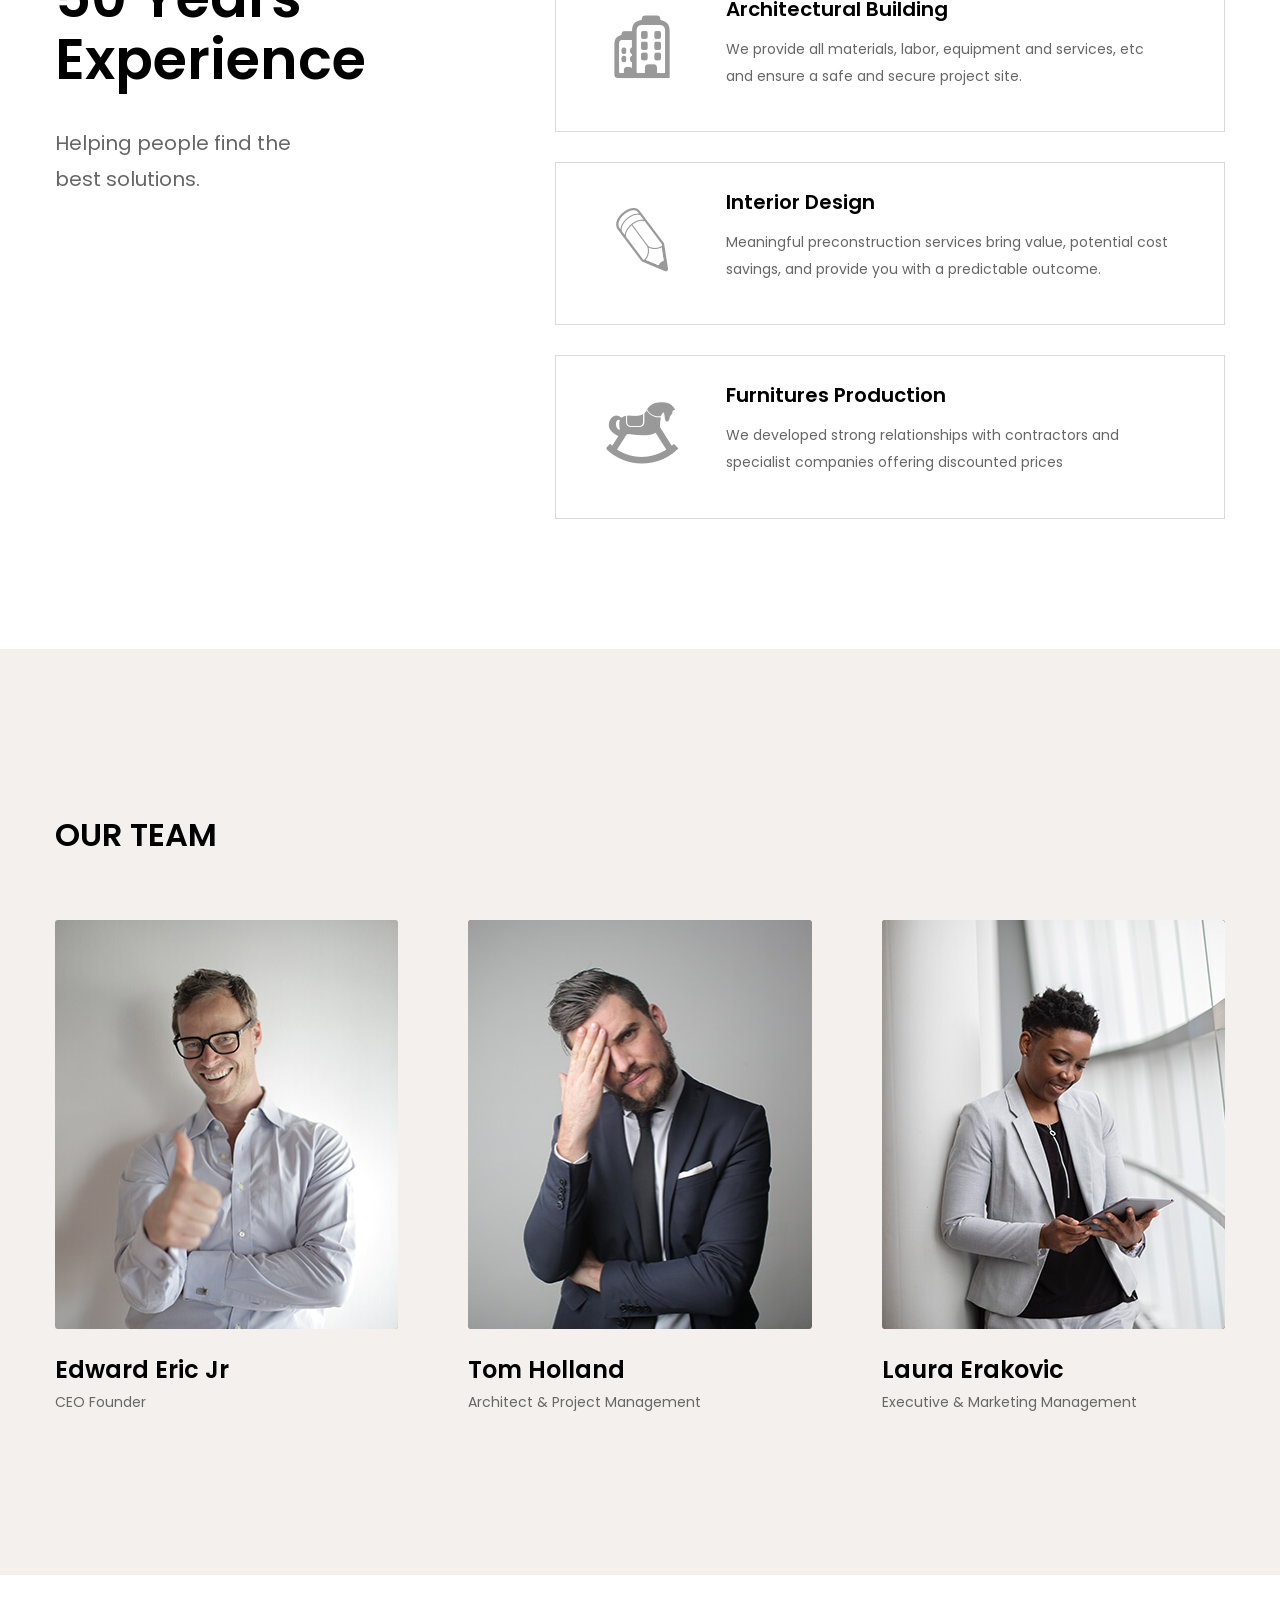
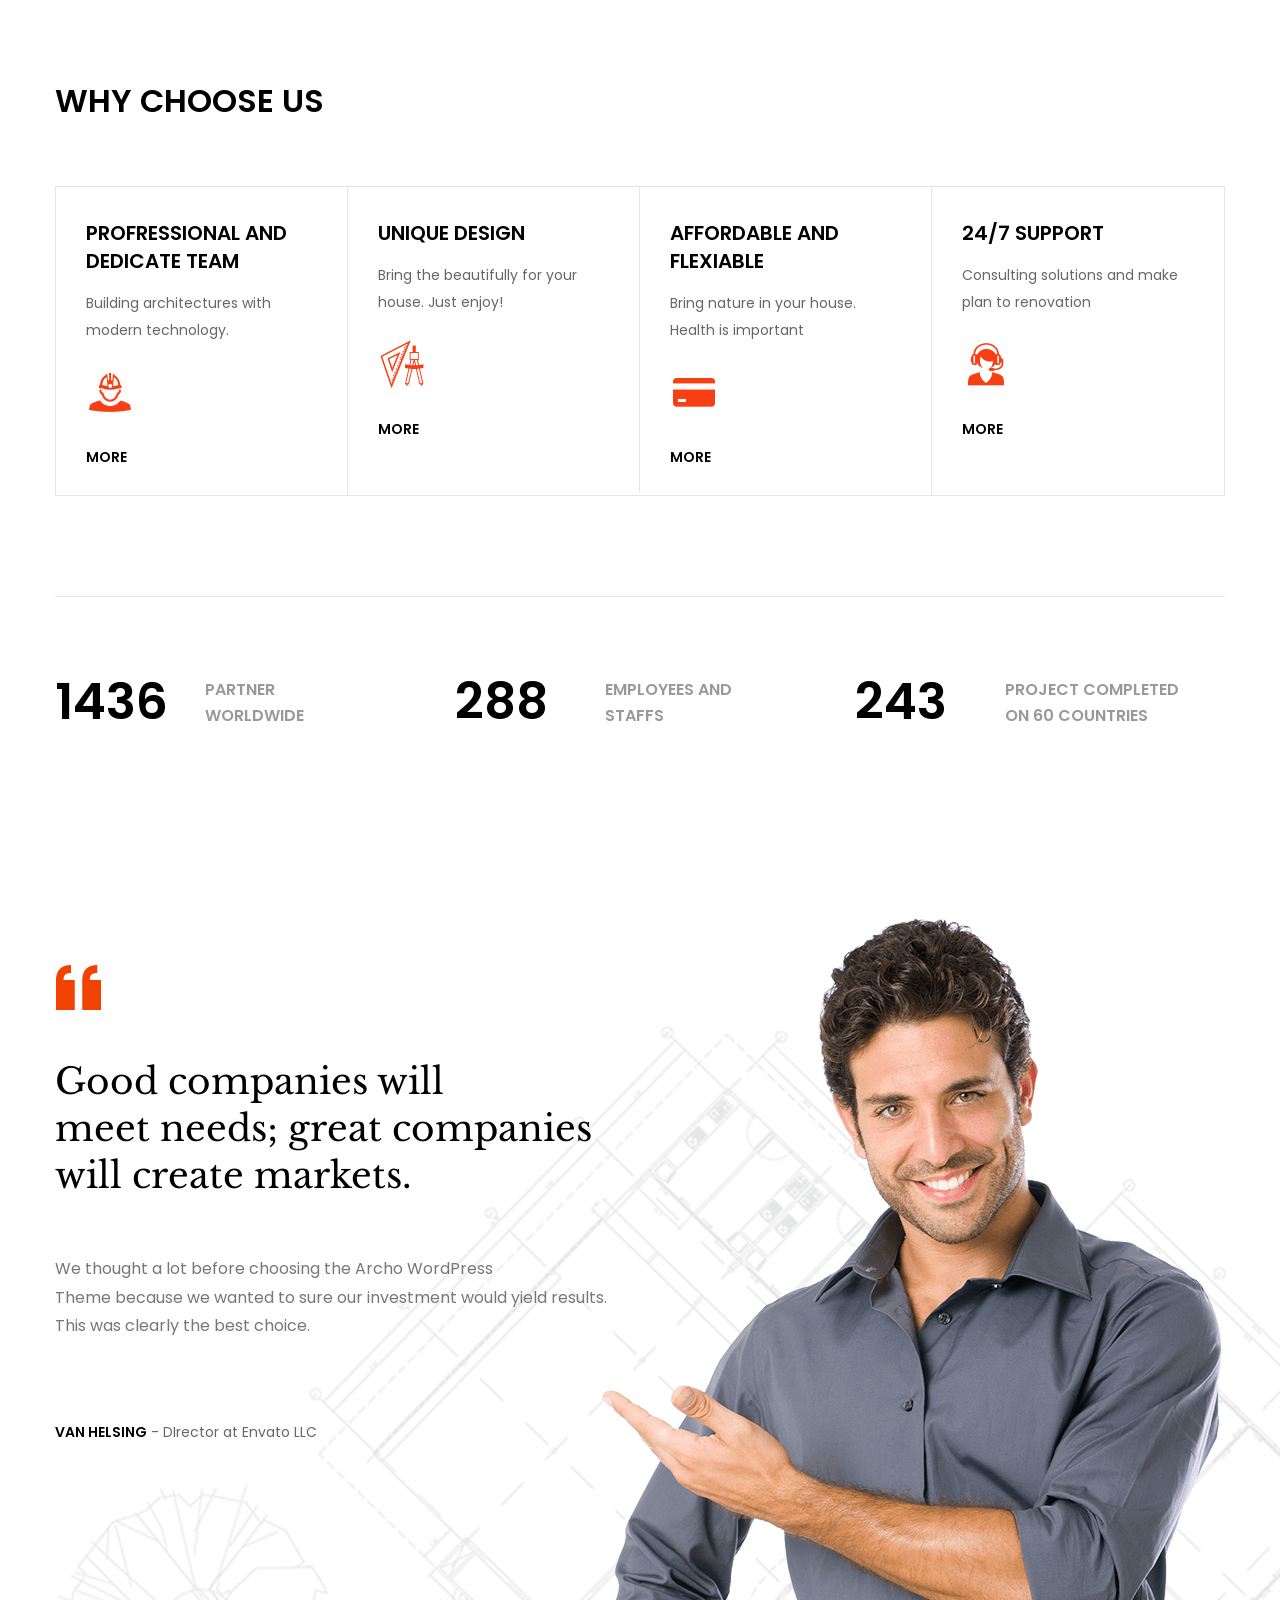
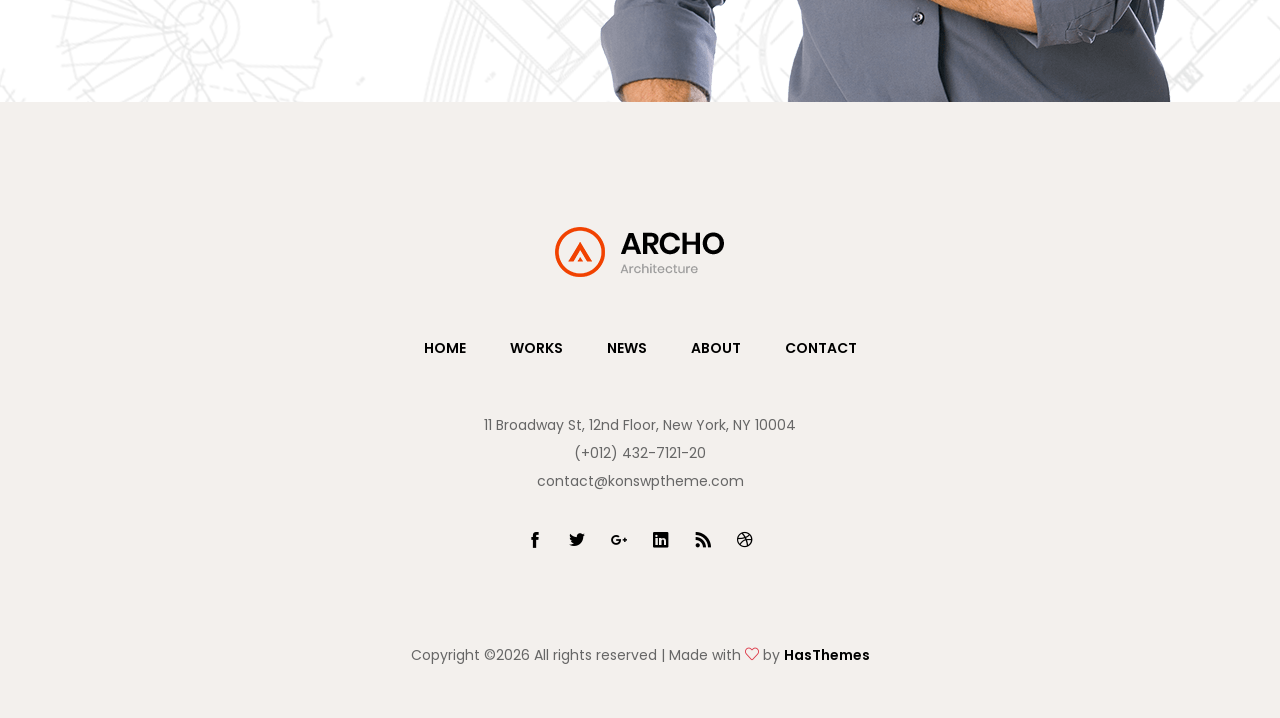
<file: about.html>
<!DOCTYPE html>
<html lang="en-US">
<head>
    <meta charset="UTF-8">
    <title>Archo - Architecture & Interior HTML Template</title>
    <meta name="description" content="Archo is a beautifully unique Architecture & Interior HTML Template. It is a great choice for any type of architecture or construction-related company"/>
    <meta name="viewport" content="width=device-width, initial-scale=1">
    <link rel="profile" href="https://gmpg.org/xfn/11">
    <link rel="canonical" href="Replace_with_your_PAGE_URL" />

    <!-- Stylesheets -->
    <link href="css/bootstrap.css" rel="stylesheet">
    <link href="css/main.css" rel="stylesheet">
    <link href="css/responsive.css" rel="stylesheet">

    <!-- Open Graph (OG) meta tags are snippets of code that control how URLs are displayed when shared on social media
    <meta property="og:locale" content="en_US" />
    <meta property="og:type" content="website" />
    <meta property="og:title" content="Archo - Bootstrap HTML Template" />
    <meta property="og:url" content="PAGE_URL" />
    <meta property="og:site_name" content="SITE_NAME" />
    -->
    <!-- For the og:image content, replace the # with a link of an image
    <meta property="og:image" content="#" />
    <meta property="og:description" content="Archo is a free Bootstrap HTML Template" />
    -->
    <!-- Fonts -->
    <link href="https://fonts.googleapis.com/css2?family=Libre+Baskerville:wght@400;700&family=Poppins:wght@300;400;500;600;700;800;900&family=Roboto:wght@100;300;400;500;700;900&family=Teko:wght@300;400;500;600;700&display=swap" rel="stylesheet">

    <!-- Add site Favicon -->
    <link rel="shortcut icon" href="images/favicon.png" type="image/x-icon">
    <link rel="icon" href="images/favicon.png" type="image/x-icon">
    <meta name="msapplication-TileImage" content="images/favicon.png" />

    <!-- Structured Data
    <script type="application/ld+json">
        {
          "@context": "http://schema.org",
          "@type": "WebSite",
          "name": "Replace_with_your_site_title",
          "url": "Replace_with_your_site_URL"
        }
    </script>
    -->
</head>

<body>

<div class="page-wrapper">
 	
    <!-- Main Header-->
    <header class="main-header">
    	
    	<!-- Header Upper -->
        <div class="header-upper">
        	<div class="outer-container">
            	<div class="inner-container clearfix">
                	
                	<div class="pull-left logo-box">
                    	<div class="logo"><a href="index.html"><img src="images/logo.png" alt="" title=""></a></div>
                    </div>
					
                   	<div class="nav-outer pull-left clearfix">
						<!-- Mobile Navigation Toggler -->
                        <div class="mobile-nav-toggler"><span class="icon ti-menu"></span></div>
						<!-- Main Menu -->
						<nav class="main-menu navbar-expand-md">
							<div class="navbar-header">
								<button class="navbar-toggler" type="button" data-toggle="collapse" data-target="#navbarSupportedContent" aria-controls="navbarSupportedContent" aria-expanded="false" aria-label="Toggle navigation">
									<span class="icon-bar"></span>
									<span class="icon-bar"></span>
									<span class="icon-bar"></span>
								</button>
							</div>

							<div class="navbar-collapse show collapse clearfix" id="navbarSupportedContent">
								<ul class="navigation clearfix">
									<li><a href="index.html">Home</a></li>
									<li class="current"><a href="about.html">About</a></li>
									<li class="dropdown"><a href="#">Projects</a>
										<ul>
											<li><a href="projects.html">Projects</a></li>
											<li><a href="projects-detail.html">Projects Detail</a></li>
										</ul>
									</li>
									<li class="dropdown"><a href="#">Blog</a>
										<ul>
											<li><a href="blog.html">Our Blog</a></li>
											<li><a href="blog-detail.html">Blog Detail</a></li>
										</ul>
									</li>
									<li><a href="contact.html">Contact</a></li>
								</ul>
							</div>
							
						</nav>
						
					</div>
					
					<!-- Outer Box -->
					<div class="outer-box clearfix">
						<ul class="language-list">
							<li><a href="#">End</a></li>
							<li><a href="#">Fra</a></li>
						</ul>
						<!-- Mobile Navigation Toggler -->
                        <div class="mobile-nav-toggler">menu <span class="icon ion-android-menu"></span></div>
					</div>
                   
                </div>
            </div>
        </div>
        <!--End Header Upper-->
        
		<!-- Mobile Menu  -->
        <div class="mobile-menu">
            <div class="menu-backdrop"></div>
            <div class="close-btn"><span class="icon lnr lnr-cross"></span></div>
            
            <nav class="menu-box">
                <div class="nav-logo"><a href="index.html"><img src="images/logo-2.png" alt="" title=""></a></div>
                <div class="menu-outer"><!--Here Menu Will Come Automatically Via Javascript / Same Menu as in Header--></div>
            </nav>
        </div><!-- End Mobile Menu -->
		
    </header>
    <!--End Main Header -->
	
	<!-- Page Banner Section -->
    <section class="page-banner-section" style="background-image: url(images/background/2.jpg)">
		<div class="auto-container">
            <h1>archo</h1>
		</div>
	</section>
	<!-- End Page Banner Section -->
	
	<!-- Experiance Section -->
	<section class="experiance-section style-two">
		<div class="auto-container">
			<div class="row clearfix">
				
				<!-- Title Column -->
				<div class="title-column col-lg-5 col-md-12 col-sm-12">
					<div class="inner-column">
						<div class="image">
							<img src="images/resource/experiance.png" alt="" />
						</div>
						<h2>50 Years <br> Experience</h2>
						<div class="text">Helping people find the <br> best solutions.</div>
					</div>
				</div>
				
				<!-- Content Column -->
				<div class="content-column col-lg-7 col-md-12 col-sm-12">
					<div class="inner-column">
						<div class="title-box">
							<h2>Archo studio</h2>
							<p>Founded in Lebanon in 1967, Archo Architecture Company (KCC) has grown to become one of <br> the Middle East's leading construction contractors.</p>
							<p>We specialise in complex and prestigious construction and infrastructure projects. Our portfolio includes some of the region’s most iconic landmarks, from super high-rise luxury developments, to  five star hotels, hospitals and intricately sophisticated smart buildings.</p>
						</div>
						<div class="specialization-box">
							<h2>our specialization</h2>
							
							<!-- Specialise Box -->
							<div class="specialise-box">
								<div class="inner-box">
									<div class="content">
										<div class="icon icofont-building-alt"></div>
										<h5><a href="projects-detail.html">Architectural Building</a></h5>
										<p>We provide all materials, labor, equipment and services, etc and ensure a safe and secure project site.</p>
									</div>
								</div>
							</div>
							
							<!-- Specialise Box -->
							<div class="specialise-box">
								<div class="inner-box">
									<div class="content">
										<div class="icon icofont-livejournal"></div>
										<h5><a href="projects-detail.html">Interior Design</a></h5>
										<p>Meaningful preconstruction services bring value, potential cost savings, and provide you with a predictable outcome.</p>
									</div>
								</div>
							</div>
							
							<!-- Specialise Box -->
							<div class="specialise-box">
								<div class="inner-box">
									<div class="content">
										<div class="icon icofont-toy-horse"></div>
										<h5><a href="projects-detail.html">Furnitures Production</a></h5>
										<p>We developed strong relationships with contractors and specialist companies offering discounted prices</p>
									</div>
								</div>
							</div>
							
						</div>
					</div>
				</div>
				
			</div>
		</div>
	</section>
	<!-- End Experiance Section -->
	
	<!-- Team Section -->
    <section class="team-section">
		<div class="auto-container">
			<div class="sec-title">
				<h2>our team</h2>
			</div>
			<div class="row clearfix">
				
				<!-- Team Block -->
				<div class="team-block col-lg-4 col-md-6 col-sm-12">
					<div class="inner-box wow fadeInLeft" data-wow-delay="0ms" data-wow-duration="1500ms">
						<div class="image">
							<a href="#"><img src="images/resource/team-1.jpg" alt="" /></a>
							<ul class="social-icons">
								<li><a href="https://twitter.com/" class="icofont-twitter"></a></li>
								<li><a href="http://facebook.com/" class="icofont-facebook"></a></li>
								<li><a href="http://google.com/" class="icofont-instagram"></a></li>
								<li><a href="http://linkedin.com/" class="icofont-linkedin"></a></li>
							</ul>
						</div>
						<div class="lower-content">
							<h4><a href="#">Edward Eric Jr</a></h4>
							<div class="designation">CEO Founder</div>
						</div>
					</div>
				</div>
				
				<!-- Team Block -->
				<div class="team-block col-lg-4 col-md-6 col-sm-12">
					<div class="inner-box wow fadeInUp" data-wow-delay="0ms" data-wow-duration="1500ms">
						<div class="image">
							<a href="#"><img src="images/resource/team-2.jpg" alt="" /></a>
							<ul class="social-icons">
								<li><a href="https://twitter.com/" class="icofont-twitter"></a></li>
								<li><a href="http://facebook.com/" class="icofont-facebook"></a></li>
								<li><a href="http://google.com/" class="icofont-instagram"></a></li>
								<li><a href="http://linkedin.com/" class="icofont-linkedin"></a></li>
							</ul>
						</div>
						<div class="lower-content">
							<h4><a href="#">Tom Holland</a></h4>
							<div class="designation">Architect & Project Management</div>
						</div>
					</div>
				</div>
				
				<!-- Team Block -->
				<div class="team-block col-lg-4 col-md-6 col-sm-12">
					<div class="inner-box wow fadeInRight" data-wow-delay="0ms" data-wow-duration="1500ms">
						<div class="image">
							<a href="#"><img src="images/resource/team-3.jpg" alt="" /></a>
							<ul class="social-icons">
								<li><a href="https://twitter.com/" class="icofont-twitter"></a></li>
								<li><a href="http://facebook.com/" class="icofont-facebook"></a></li>
								<li><a href="http://google.com/" class="icofont-instagram"></a></li>
								<li><a href="http://linkedin.com/" class="icofont-linkedin"></a></li>
							</ul>
						</div>
						<div class="lower-content">
							<h4><a href="#">Laura Erakovic</a></h4>
							<div class="designation">Executive & Marketing Management</div>
						</div>
					</div>
				</div>
				
			</div>
		</div>
	</section>
	<!-- End Team Section -->
	
	<!-- Services Section -->
    <section class="services-section style-two">
		<div class="auto-container">
			<div class="sec-title">
				<h2>Why Choose Us</h2>
			</div>
			<div class="inner-container">
				<div class="clearfix">
					
					<!-- Service Block -->
					<div class="service-block col-lg-3 col-md-6 col-sm-12">
						<div class="inner-box">
							<h5><a href="projects-detail.html">profressional and dedicate team</a></h5>
							<p>Building architectures with modern technology.</p>
							<div class="icon icofont-labour"></div>
							<a href="projects-detail.html" class="more">more</a>
						</div>
					</div>
					
					<!-- Service Block -->
					<div class="service-block col-lg-3 col-md-6 col-sm-12">
						<div class="inner-box">
							<h5><a href="projects-detail.html">unique design</a></h5>
							<p>Bring the beautifully for your house. Just enjoy!</p>
							<div class="icon icofont-ruler-compass-alt"></div>
							<a href="projects-detail.html" class="more">more</a>
						</div>
					</div>
					
					<!-- Service Block -->
					<div class="service-block col-lg-3 col-md-6 col-sm-12">
						<div class="inner-box">
							<h5><a href="projects-detail.html">affordable and flexiable</a></h5>
							<p>Bring nature in your house. Health is important</p>
							<div class="icon icofont-credit-card"></div>
							<a href="projects-detail.html" class="more">more</a>
						</div>
					</div>
					
					<!-- Service Block -->
					<div class="service-block col-lg-3 col-md-6 col-sm-12">
						<div class="inner-box">
							<h5><a href="projects-detail.html">24/7 support</a></h5>
							<p>Consulting solutions and make plan to renovation</p>
							<div class="icon icofont-live-support"></div>
							<a href="projects-detail.html" class="more">more</a>
						</div>
					</div>
					
				</div>
			</div>
		</div>
	</section>
	<!-- End Services Section -->
	
	<!-- Counter Section -->
	<section class="counter-section">
		<div class="auto-container">
			<div class="inner-container">
				<!-- Fact Counter -->
				<div class="fact-counter">
					<div class="row clearfix">

						<!-- Column -->
						<div class="column counter-column col-lg-4 col-md-6 col-sm-12">
							<div class="inner wow fadeInLeft" data-wow-delay="0ms" data-wow-duration="1500ms">
								<div class="content">
									<div class="count-outer count-box">
										<span class="count-text" data-speed="4500" data-stop="8000">0</span>
									</div>
									<h4 class="counter-title">Partner <br> worldwide</h4>
								</div>
							</div>
						</div>

						<!-- Column -->
						<div class="column counter-column col-lg-4 col-md-6 col-sm-12">
							<div class="inner wow fadeInLeft" data-wow-delay="300ms" data-wow-duration="1500ms">
								<div class="content">
									<div class="count-outer count-box alternate">
										<span class="count-text" data-speed="3500" data-stop="1250">0</span>
									</div>
									<h4 class="counter-title">employees and <br> staffs</h4>
								</div>
							</div>
						</div>

						<!-- Column -->
						<div class="column counter-column col-lg-4 col-md-6 col-sm-12">
							<div class="inner wow fadeInLeft" data-wow-delay="600ms" data-wow-duration="1500ms">
								<div class="content">
									<div class="count-outer count-box">
										<span class="count-text" data-speed="3000" data-stop="904">0</span>
									</div>
									<h4 class="counter-title">project completed <br> on 60 countries</h4>
								</div>
							</div>
						</div>

					</div>
				</div>
				
			</div>
		</div>
	</section>
	<!-- End Counter Section -->
	
	<!-- Testimonial Section -->
	<section class="testimonial-section style-two" style="background-image: url(images/background/pattern-1.png)">
		<div class="auto-container">
			<div class="row clearfix">
				
				<!-- Carousel Column -->
				<div class="carousel-column col-lg-6 col-md-12 col-sm-12">
					<div class="inner-column">
						<div class="single-item-carousel owl-carousel owl-theme">
							
							<!-- Testimonial Block -->
							<div class="testimonial-block">
								<div class="inner-box">
									<div class="quote-icon ion-quote"></div>
									<h2>Good companies will <br> meet needs; great companies <br> will create markets.</h2>
									<p>We thought a lot before choosing the Archo WordPress <br> Theme because we wanted to sure our investment would yield results. This was clearly the best choice.</p>
									<div class="category"><span>Van Helsing</span> - DIrector at Envato LLC</div>
								</div>
							</div>
							
							<!-- Testimonial Block -->
							<div class="testimonial-block">
								<div class="inner-box">
									<div class="quote-icon ion-quote"></div>
									<h2>Good companies will <br> meet needs; great companies <br> will create markets.</h2>
									<p>We thought a lot before choosing the Archo WordPress <br> Theme because we wanted to sure our investment would yield results. This was clearly the best choice.</p>
									<div class="category"><span>Van Helsing</span> - DIrector at Envato LLC</div>
								</div>
							</div>
							
							<!-- Testimonial Block -->
							<div class="testimonial-block">
								<div class="inner-box">
									<div class="quote-icon ion-quote"></div>
									<h2>Good companies will <br> meet needs; great companies <br> will create markets.</h2>
									<p>We thought a lot before choosing the Archo WordPress <br> Theme because we wanted to sure our investment would yield results. This was clearly the best choice.</p>
									<div class="category"><span>Van Helsing</span> - DIrector at Envato LLC</div>
								</div>
							</div>
							
						</div>
					</div>
				</div>
				
				<!-- Image Column -->
				<div class="image-column col-lg-6 col-md-12 col-sm-12">
					<div class="inner-column">
						<div class="image wow fadeInRight" data-wow-delay="0ms" data-wow-duration="1500ms">
							<img src="images/resource/testimonial.png" alt="" />
						</div>
					</div>
				</div>
				
			</div>
		</div>
	</section>
	<!-- End Testimonial Section -->
	
	<!-- Main Footer -->
    <footer class="main-footer">
		<div class="auto-container">
			<div class="logo">
				<a href="index.html"><img src="images/logo-3.png" alt="" /></a>
			</div>
			<ul class="footer-page-nav">
				<li><a href="#">Home</a></li>
				<li><a href="#">Works</a></li>
				<li><a href="#">News</a></li>
				<li><a href="#">About</a></li>
				<li><a href="#">Contact</a></li>
			</ul>
			<div class="contact-info">11 Broadway St, 12nd Floor, New York, NY 10004 <br> <a href="tel:+012-432-7121-20">(+012) 432-7121-20</a> <br> <a href="mailto:contact@konswptheme.com">contact@konswptheme.com</a></div>
			<ul class="footer-social-icons">
				<li><a href="http://facebook.com/" class="icofont-facebook"></a></li>
				<li><a href="https://twitter.com/" class="icofont-twitter"></a></li>
				<li><a href="http://google.com/" class="icofont-google-plus"></a></li>
				<li><a href="http://linkedin.com/" class="icofont-linkedin"></a></li>
				<li><a href="http://rss.com/" class="icofont-rss"></a></li>
				<li><a href="http://dribbble.com/" class="icofont-dribbble"></a></li>
			</ul>
			<div class="copyright">Copyright ©<script type="text/javascript" async="" src="https://www.google-analytics.com/analytics.js"></script><script type="text/javascript">document.write(new Date().getFullYear());</script> All rights reserved | Made with <i class="icon-heart text-danger" aria-hidden="true"></i> by <a href="https://hasthemes.com/" target="_blank">HasThemes</a></div>
		</div>
	</footer>
	<!-- End Main Footer -->
	
</div>
<!--End pagewrapper-->

<!-- Scroll To Top -->
<div class="scroll-to-top scroll-to-target" data-target="html"><span class="fa fa-arrow-circle-up"></span></div>

<script src="js/jquery.js"></script>
<script src="js/popper.min.js"></script>
<script src="js/bootstrap.min.js"></script>
<script src="js/jquery.mCustomScrollbar.concat.min.js"></script>
<script src="js/jquery.fancybox.js"></script>
<script src="js/appear.js"></script>
<script src="js/owl.js"></script>
<script src="js/wow.js"></script>
<script src="js/parallax.min.js"></script>
<script src="js/tilt.jquery.min.js"></script>
<script src="js/jquery.paroller.min.js"></script>
<script src="js/jquery-ui.js"></script>
<script src="js/script.js"></script>

</body>
</html>
</file>
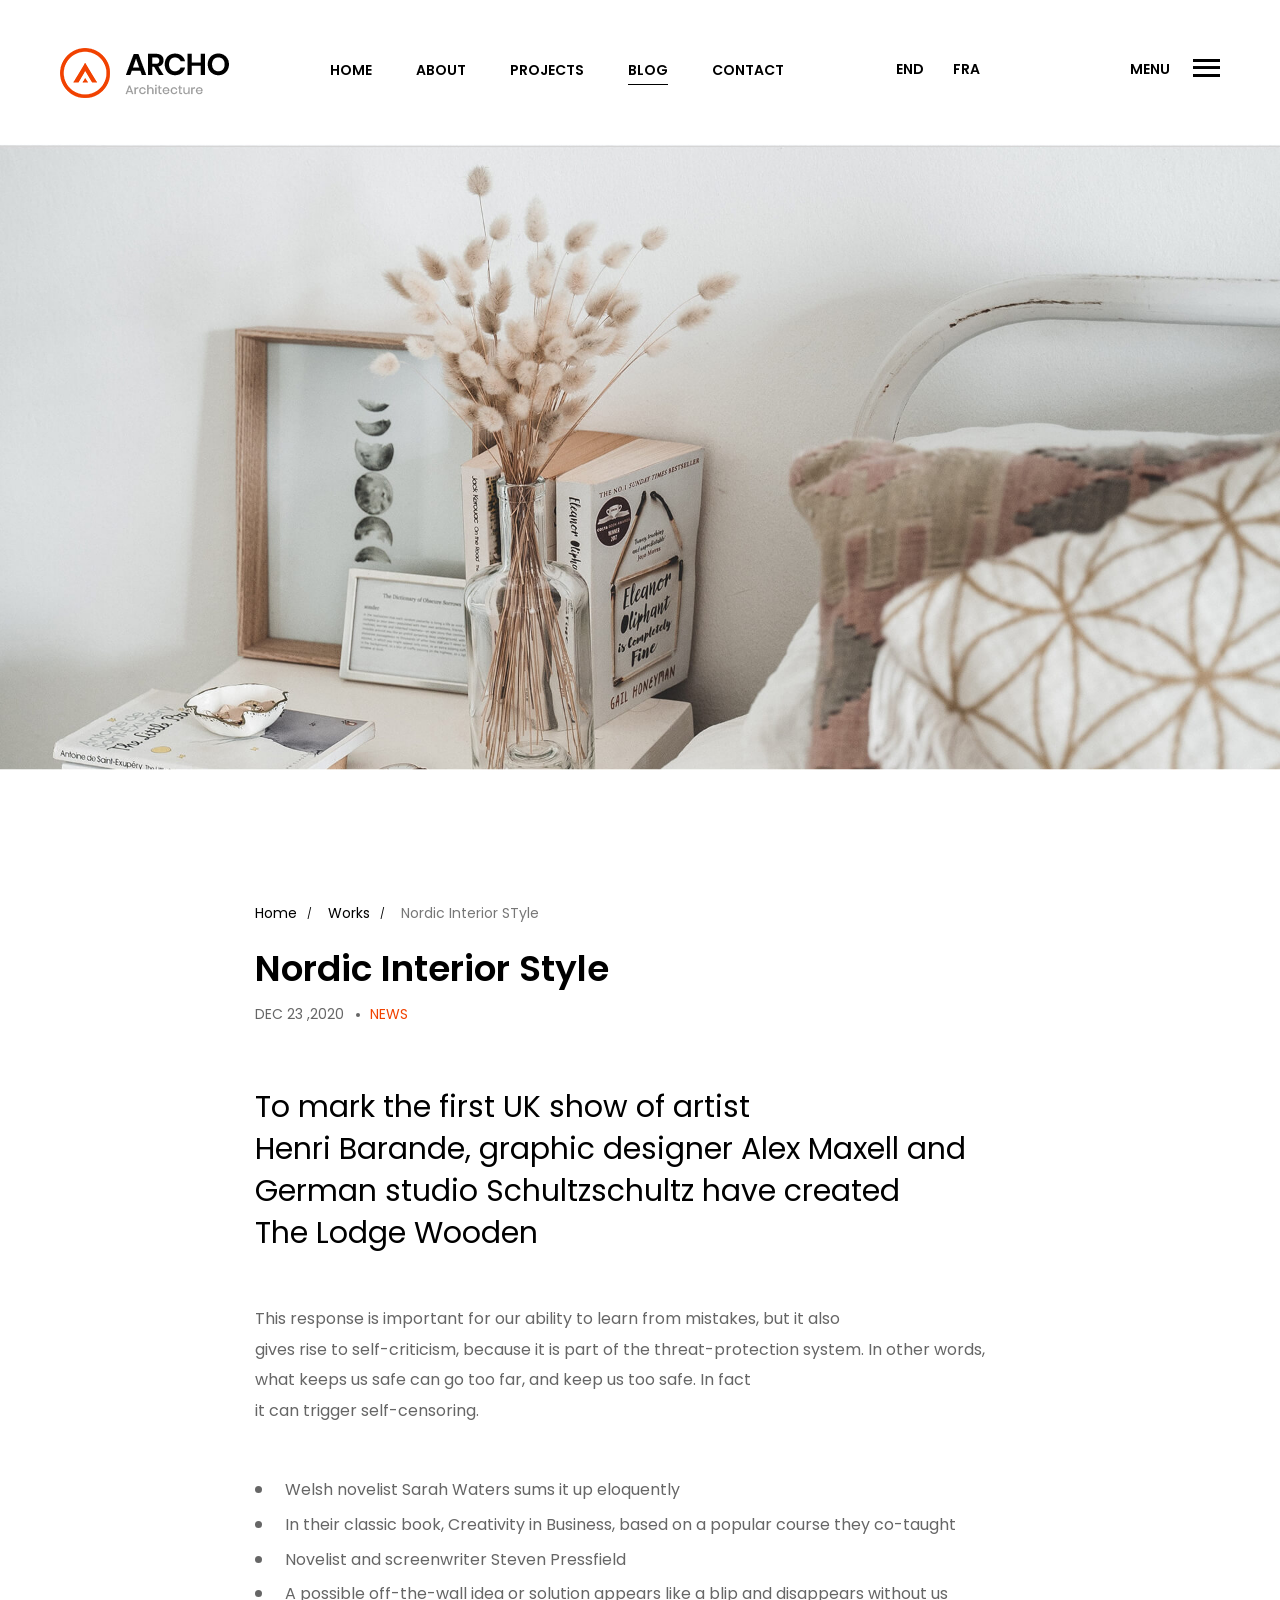
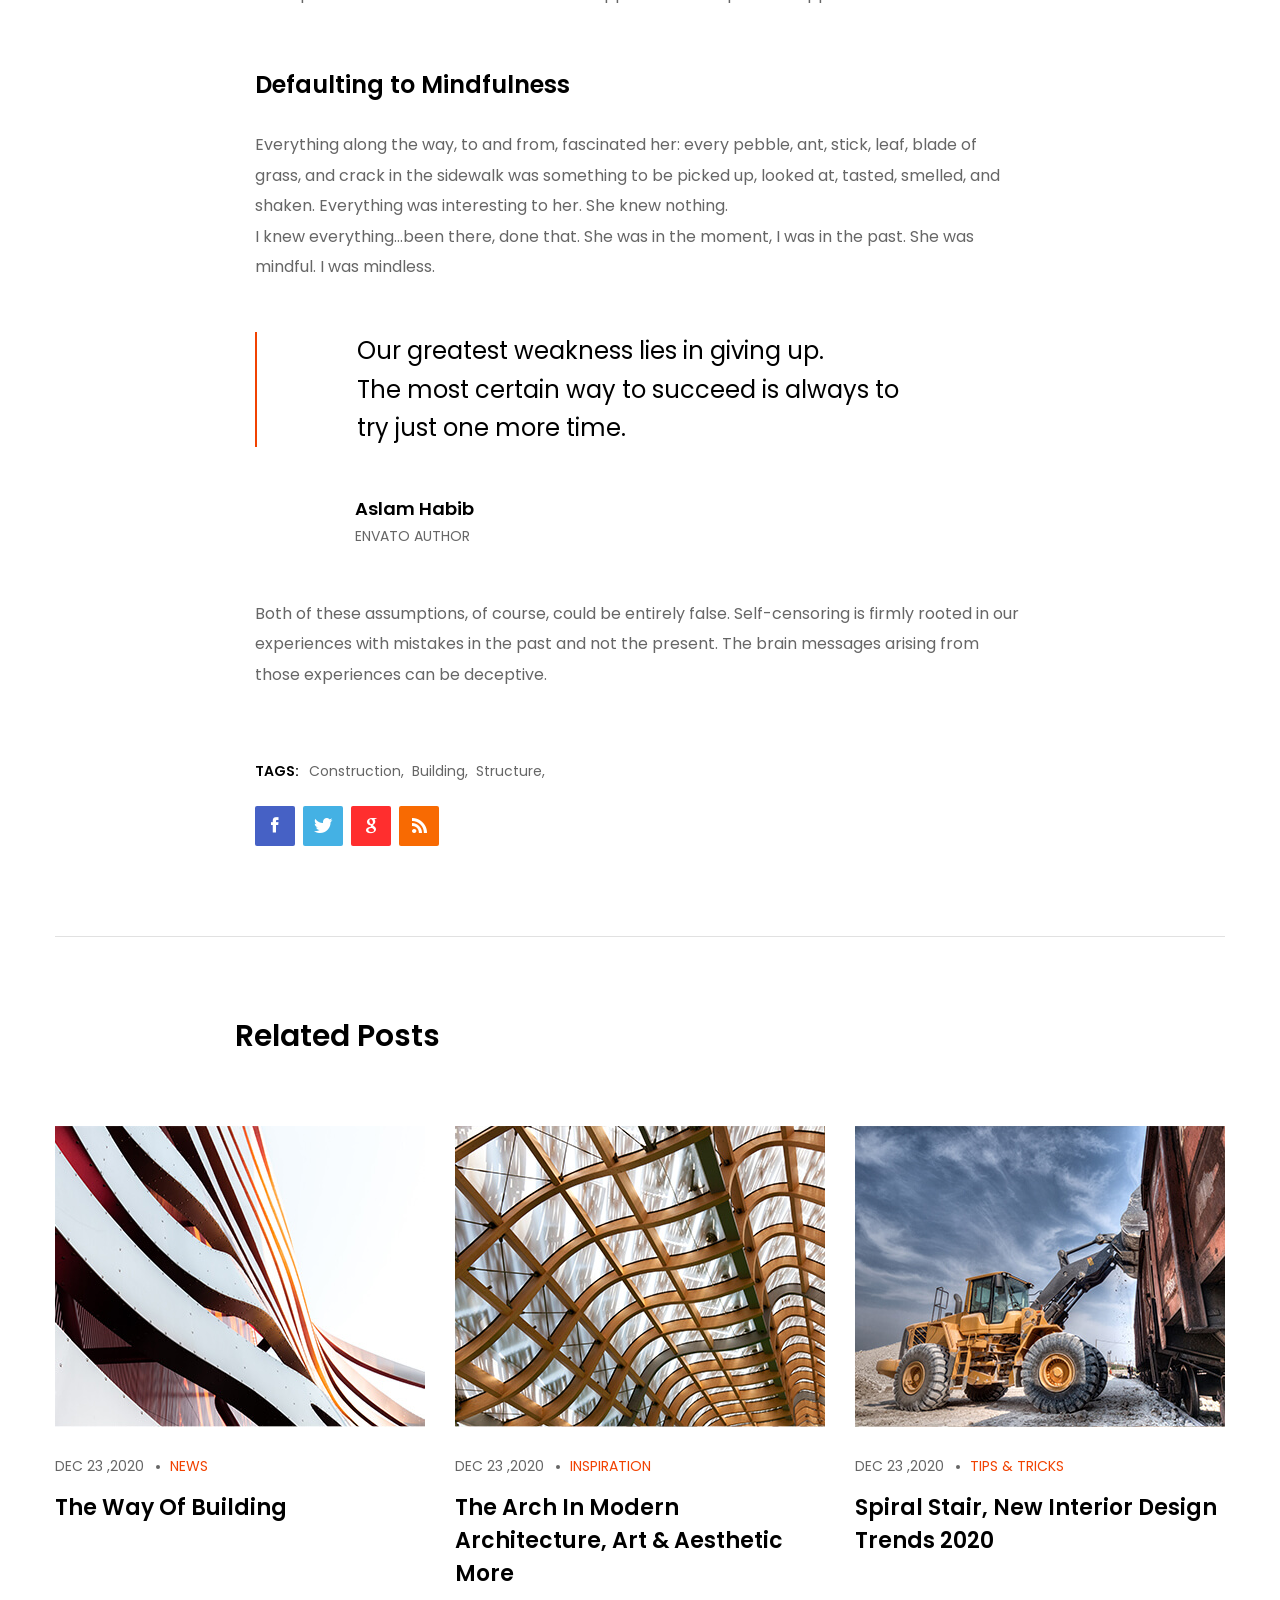
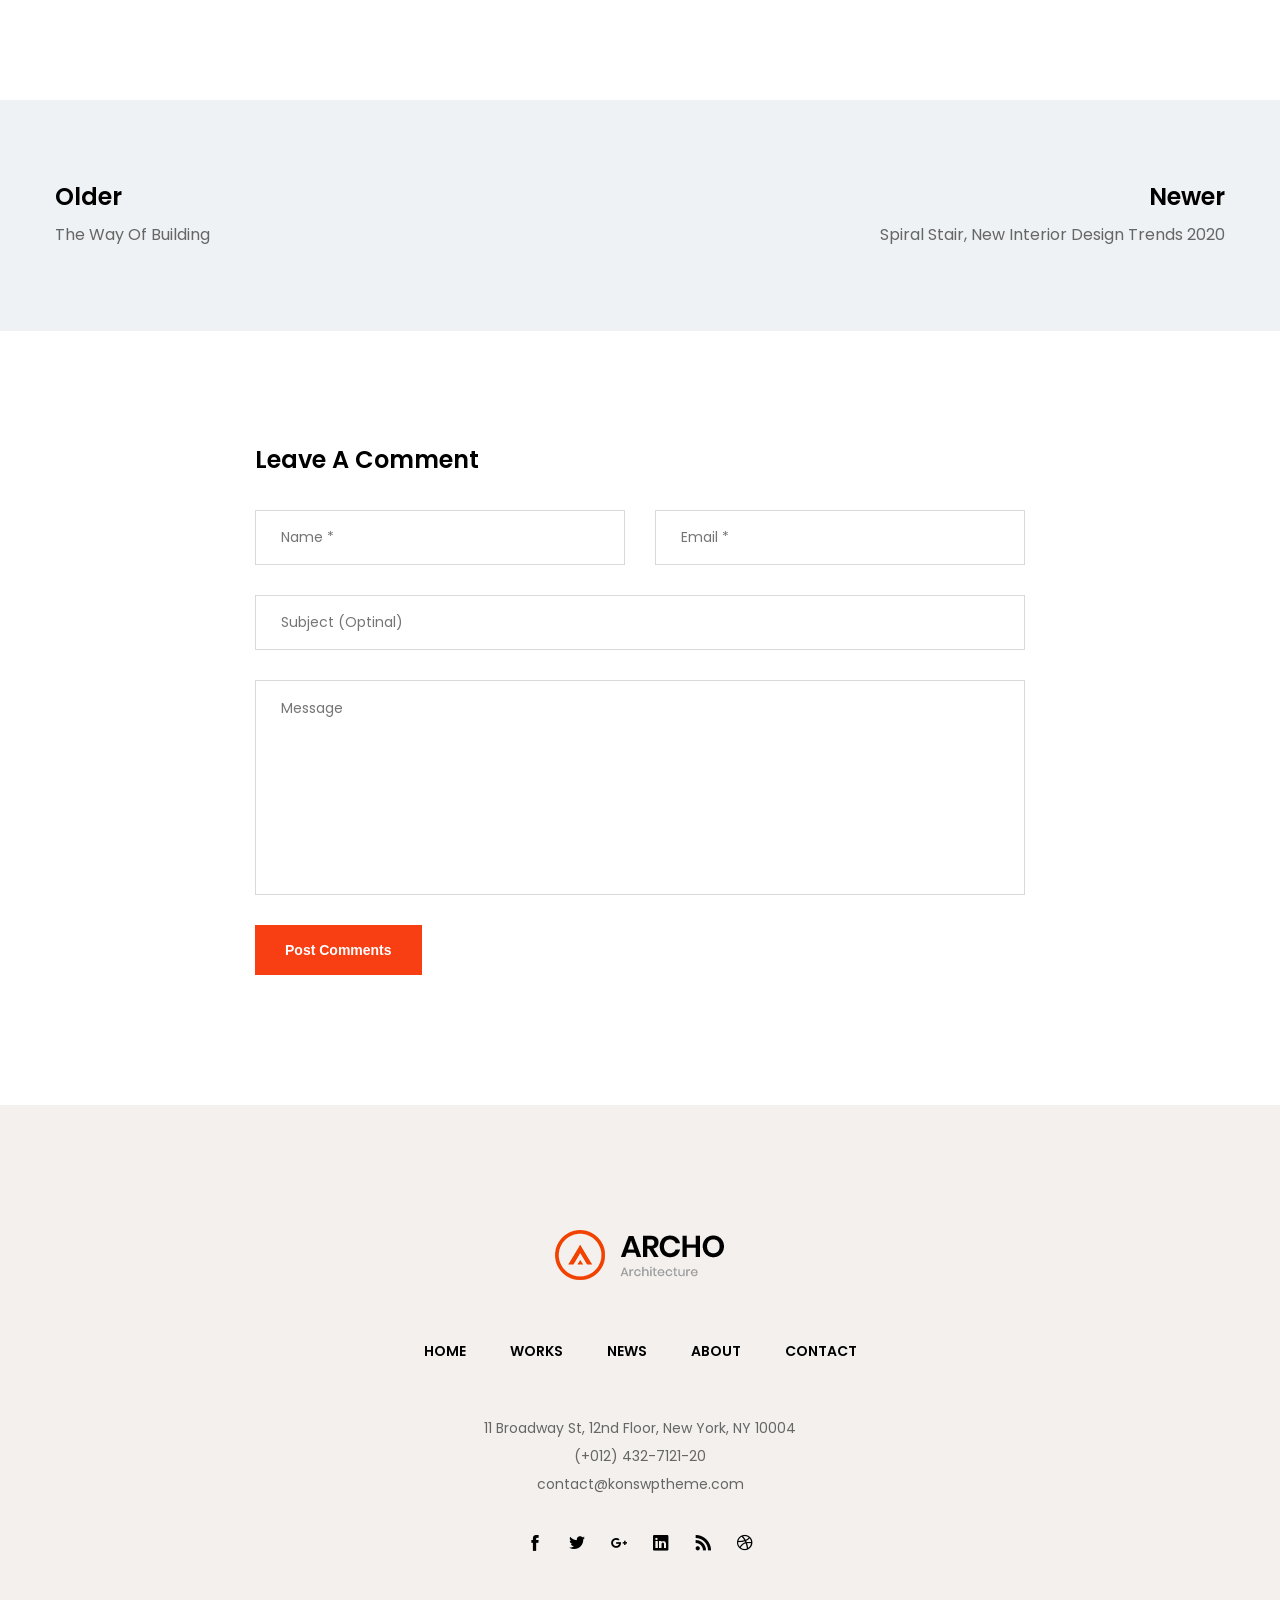
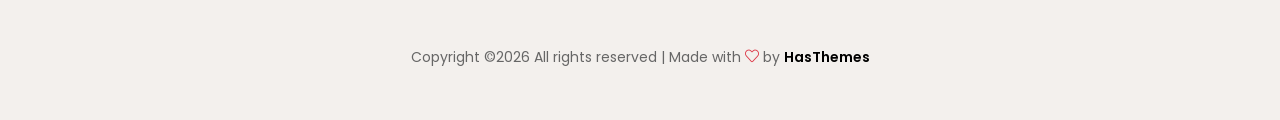
<file: blog-detail.html>
<!DOCTYPE html>
<html lang="en-US">
<head>
    <meta charset="UTF-8">
    <title>Archo - Architecture & Interior HTML Template</title>
    <meta name="description" content="Archo is a beautifully unique Architecture & Interior HTML Template. It is a great choice for any type of architecture or construction-related company"/>
    <meta name="viewport" content="width=device-width, initial-scale=1">
    <link rel="profile" href="https://gmpg.org/xfn/11">
    <link rel="canonical" href="Replace_with_your_PAGE_URL" />

    <!-- Stylesheets -->
    <link href="css/bootstrap.css" rel="stylesheet">
    <link href="css/main.css" rel="stylesheet">
    <link href="css/responsive.css" rel="stylesheet">

    <!-- Open Graph (OG) meta tags are snippets of code that control how URLs are displayed when shared on social media
    <meta property="og:locale" content="en_US" />
    <meta property="og:type" content="website" />
    <meta property="og:title" content="Archo - Bootstrap HTML Template" />
    <meta property="og:url" content="PAGE_URL" />
    <meta property="og:site_name" content="SITE_NAME" />
    -->
    <!-- For the og:image content, replace the # with a link of an image
    <meta property="og:image" content="#" />
    <meta property="og:description" content="Archo is a free Bootstrap HTML Template" />
    -->
    <!-- Fonts -->
    <link href="https://fonts.googleapis.com/css2?family=Libre+Baskerville:wght@400;700&family=Poppins:wght@300;400;500;600;700;800;900&family=Roboto:wght@100;300;400;500;700;900&family=Teko:wght@300;400;500;600;700&display=swap" rel="stylesheet">

    <!-- Add site Favicon -->
    <link rel="shortcut icon" href="images/favicon.png" type="image/x-icon">
    <link rel="icon" href="images/favicon.png" type="image/x-icon">
    <meta name="msapplication-TileImage" content="images/favicon.png" />

    <!-- Structured Data
    <script type="application/ld+json">
        {
          "@context": "http://schema.org",
          "@type": "WebSite",
          "name": "Replace_with_your_site_title",
          "url": "Replace_with_your_site_URL"
        }
    </script>
    -->
</head>

<body>

<div class="page-wrapper">
 	
    <!-- Main Header-->
    <header class="main-header header-style-two">
    	
    	<!-- Header Upper -->
        <div class="header-upper">
        	<div class="outer-container">
            	<div class="inner-container clearfix">
                	
                	<div class="pull-left logo-box">
                    	<div class="logo"><a href="index.html"><img src="images/logo-4.png" alt="" title=""></a></div>
                    </div>
					
                   	<div class="nav-outer pull-left clearfix">
						<!-- Mobile Navigation Toggler -->
                        <div class="mobile-nav-toggler"> <span class="icon ti-menu"></span></div>
						<!-- Main Menu -->
						<nav class="main-menu navbar-expand-md">
							<div class="navbar-header">
								<button class="navbar-toggler" type="button" data-toggle="collapse" data-target="#navbarSupportedContent" aria-controls="navbarSupportedContent" aria-expanded="false" aria-label="Toggle navigation">
									<span class="icon-bar"></span>
									<span class="icon-bar"></span>
									<span class="icon-bar"></span>
								</button>
							</div>

							<div class="navbar-collapse show collapse clearfix" id="navbarSupportedContent">
								<ul class="navigation clearfix">
									<li><a href="index.html">Home</a></li>
									<li><a href="about.html">About</a></li>
									<li class="dropdown"><a href="#">Projects</a>
										<ul>
											<li><a href="projects.html">Projects</a></li>
											<li><a href="projects-detail.html">Projects Detail</a></li>
										</ul>
									</li>
									<li class="current dropdown"><a href="#">Blog</a>
										<ul>
											<li><a href="blog.html">Our Blog</a></li>
											<li><a href="blog-detail.html">Blog Detail</a></li>
										</ul>
									</li>
									<li><a href="contact.html">Contact</a></li>
								</ul>
							</div>
							
						</nav>
						
					</div>
					
					<!-- Outer Box -->
					<div class="outer-box clearfix">
						<ul class="language-list">
							<li><a href="#">End</a></li>
							<li><a href="#">Fra</a></li>
						</ul>
						<!-- Mobile Navigation Toggler -->
                        <div class="mobile-nav-toggler">menu <span class="icon ion-android-menu"></span></div>
					</div>
                   
                </div>
            </div>
        </div>
        <!--End Header Upper-->
        
		<!-- Mobile Menu  -->
        <div class="mobile-menu">
            <div class="menu-backdrop"></div>
            <div class="close-btn"><span class="icon lnr lnr-cross"></span></div>
            
            <nav class="menu-box">
                <div class="nav-logo"><a href="index.html"><img src="images/logo-2.png" alt="" title=""></a></div>
                <div class="menu-outer"><!--Here Menu Will Come Automatically Via Javascript / Same Menu as in Header--></div>
            </nav>
        </div>
		<!-- End Mobile Menu -->
		
    </header>
    <!-- End Main Header -->
	
	<!-- Blog Banner Section -->
    <div class="blog-banner-section">
    	<div class="image">
			<img src="images/background/4.jpg" alt="" />
		</div>
	</div>
	<!-- End Blog Banner Section -->
	
	<!-- Blog Detail Section -->
    <section class="blog-detail-section">
    	<div class="auto-container">
            <div class="inner-container">
				<!-- Page Breadcrumbs -->
				<ul class="page-breadcrumb">
					<li><a href="index.html">Home</a></li>
					<li><a href="projects.html">Works</a></li>
					<li>Nordic Interior STyle</li>
				</ul>
				<h2>Nordic Interior Style</h2>
				<ul class="info-list">
					<li>Dec 23 ,2020</li>
					<li>news</li>
				</ul>
				<div class="big-text">To mark the first UK show of artist <br> Henri Barande, graphic designer Alex Maxell and German studio Schultzschultz have created <br> The Lodge Wooden</div>
				<p>This response is important for our ability to learn from mistakes, but it also <br> gives rise to self-criticism, because it is part of the threat-protection system. In other words, what keeps us safe can go too far, and keep us too safe. In fact <br> it can trigger self-censoring.</p>
				<ul class="list-style-one">
					<li>Welsh novelist Sarah Waters sums it up eloquently</li>
					<li>In their classic book, Creativity in Business, based on a popular course they co-taught</li>
					<li>Novelist and screenwriter Steven Pressfield</li>
					<li>A possible off-the-wall idea or solution appears like a blip and disappears without us</li>
				</ul>
				<h3>Defaulting to Mindfulness</h3>
				<p>Everything along the way, to and from, fascinated her: every pebble, ant, stick, leaf, blade of grass, and crack in the sidewalk was something to be picked up, looked at, tasted, smelled, and shaken. Everything was interesting to her. She knew nothing. <br>I knew everything…been there, done that. She was in the moment, I was in the past. She was mindful. I was mindless.</p>
				<!-- BlockQuote -->
				<blockquote>
					<p>Our greatest weakness lies in giving up. <br> The most certain way to succeed is always to <br> try just one more time.</p>
					<div class="author-info">Aslam Habib <span>Envato Author</span></div>
				</blockquote>
				<!-- End BlockQuote -->
				<p>Both of these assumptions, of course, could be entirely false. Self-censoring is firmly rooted in our experiences with mistakes in the past and not the present. The brain messages arising from those experiences can be deceptive. </p>
				
				<!-- Post Share Options-->
				<div class="post-share-options">
					<div class="post-share-inner">
						<div class="post-title">Tags:</div>
						<ul class="tags">
							<li><a href="#">Construction,</a></li>
							<li><a href="#">Building,</a></li>
							<li><a href="#">Structure,</a></li>
						</ul><br>
						<ul class="social-box">
							<li class="facebook"><a href="http://facebook.com/"><span class="ion-social-facebook"></span></a></li>
							<li class="twitter"><a href="http://twitter.com/"><span class="ion-social-twitter"></span></a></li>
							<li class="linkedin"><a href="https://myaccount.google.com/"><span class="ion-social-google"></span></a></li>
							<li class="rss"><a href="https://www.rss.com/"><span class="ion-social-rss"></span></a></li>
						</ul>
					</div>
				</div>
				
			</div>
			
			<!-- Blog Related Projects -->
			<div class="blog-related-projects">
				<div class="title-box">
					<h4>Related Posts</h4>
				</div>
				<div class="row clearfix">
					
					<!-- News Block -->
					<div class="news-block style-two col-lg-4 col-md-6 col-sm-12">
						<div class="inner-box">
							<div class="image">
								<a href="blog-detail.html"><img src="images/resource/news-9.jpg" alt="" /></a>
							</div>
							<div class="lower-content">
								<ul class="info-list">
									<li>Dec 23 ,2020</li>
									<li>news</li>
								</ul>
								<h4><a href="blog-detail.html">The Way Of Building</a></h4>
							</div>
						</div>
					</div>
					
					<!-- News Block -->
					<div class="news-block style-two col-lg-4 col-md-6 col-sm-12">
						<div class="inner-box">
							<div class="image">
								<a href="blog-detail.html"><img src="images/resource/news-10.jpg" alt="" /></a>
							</div>
							<div class="lower-content">
								<ul class="info-list">
									<li>Dec 23 ,2020</li>
									<li>inspiration</li>
								</ul>
								<h4><a href="blog-detail.html">The Arch In Modern Architecture, Art & Aesthetic More</a></h4>
							</div>
						</div>
					</div>
					
					<!-- News Block -->
					<div class="news-block style-two col-lg-4 col-md-6 col-sm-12">
						<div class="inner-box">
							<div class="image">
								<a href="blog-detail.html"><img src="images/resource/news-11.jpg" alt="" /></a>
							</div>
							<div class="lower-content">
								<ul class="info-list">
									<li>Dec 23 ,2020</li>
									<li>tips & tricks</li>
								</ul>
								<h4><a href="blog-detail.html">Spiral Stair, New Interior Design Trends 2020</a></h4>
							</div>
						</div>
					</div>
					
				</div>
			</div>
			
		</div>
	</section>
	<!-- End Blog Detail Section -->
	
	<!-- Blog New Posts Section -->
	<section class="blog-new-posts-section">
		<div class="auto-container">
			<div class="clearfix">
				<div class="pull-left">
					<a href="#">Older <span>The Way Of Building</span></a>
				</div>
				<div class="pull-right new-post">
					<a href="#">Newer <span>Spiral Stair, New Interior Design Trends 2020</span></a>
				</div>
			</div>
		</div>
	</section>
	<!-- End Blog New Posts Section -->
	
	<!-- Blog Comment Section -->
	<section class="blog-comment-section">
		<div class="auto-container">
			<div class="inner-container">
				
				<!-- Comment Form -->
				<div class="comment-form">
					<div class="group-title"><h4>Leave A Comment</h4></div>
					
					<!--Comment Form-->
					<form method="post" action="blog.html">
						<div class="row clearfix">
							
							<div class="col-lg-6 col-md-6 col-sm-12 form-group">
								<input type="text" name="username" placeholder="Name *" required="">
							</div>
							
							<div class="col-lg-6 col-md-6 col-sm-12 form-group">
								<input type="email" name="email" placeholder="Email *" required="">
							</div>
							
							<div class="col-lg-12 col-md-12 col-sm-12 form-group">
								<input type="text" name="subject" placeholder="Subject (Optinal)" required="">
							</div>
							
							<div class="col-lg-12 col-md-12 col-sm-12 form-group">
								<textarea class="darma" name="message" placeholder="Message"></textarea>
							</div>
							
							<div class="col-lg-12 col-md-12 col-sm-12 form-group">
								<button class="theme-btn btn-style-one" type="submit" name="submit-form"><span class="txt">Post Comments</span></button>
							</div>
							
						</div>
					</form>
						
				</div>
				
			</div>
		</div>
	</section>
	<!-- End Blog Comment Section -->
	
	<!-- Main Footer -->
    <footer class="main-footer">
		<div class="auto-container">
			<div class="logo">
				<a href="index.html"><img src="images/logo-3.png" alt="" /></a>
			</div>
			<ul class="footer-page-nav">
				<li><a href="#">Home</a></li>
				<li><a href="#">Works</a></li>
				<li><a href="#">News</a></li>
				<li><a href="#">About</a></li>
				<li><a href="#">Contact</a></li>
			</ul>
			<div class="contact-info">11 Broadway St, 12nd Floor, New York, NY 10004 <br> <a href="tel:+012-432-7121-20">(+012) 432-7121-20</a> <br> <a href="mailto:contact@konswptheme.com">contact@konswptheme.com</a></div>
			<ul class="footer-social-icons">
				<li><a href="http://facebook.com/" class="icofont-facebook"></a></li>
				<li><a href="https://twitter.com/" class="icofont-twitter"></a></li>
				<li><a href="http://google.com/" class="icofont-google-plus"></a></li>
				<li><a href="http://linkedin.com/" class="icofont-linkedin"></a></li>
				<li><a href="http://rss.com/" class="icofont-rss"></a></li>
				<li><a href="http://dribbble.com/" class="icofont-dribbble"></a></li>
			</ul>
			<div class="copyright">Copyright ©<script type="text/javascript" async="" src="https://www.google-analytics.com/analytics.js"></script><script type="text/javascript">document.write(new Date().getFullYear());</script> All rights reserved | Made with <i class="icon-heart text-danger" aria-hidden="true"></i> by <a href="https://hasthemes.com/" target="_blank">HasThemes</a></div>
		</div>
	</footer>
	<!-- End Main Footer -->
	
</div>
<!--End pagewrapper-->

<!-- Scroll To Top -->
<div class="scroll-to-top scroll-to-target" data-target="html"><span class="fa fa-arrow-circle-up"></span></div>

<script src="js/jquery.js"></script>
<script src="js/popper.min.js"></script>
<script src="js/bootstrap.min.js"></script>
<script src="js/jquery.mCustomScrollbar.concat.min.js"></script>
<script src="js/jquery.fancybox.js"></script>
<script src="js/appear.js"></script>
<script src="js/owl.js"></script>
<script src="js/wow.js"></script>
<script src="js/mixitup.js"></script>
<script src="js/parallax.min.js"></script>
<script src="js/tilt.jquery.min.js"></script>
<script src="js/jquery.paroller.min.js"></script>
<script src="js/jquery-ui.js"></script>
<script src="js/script.js"></script>

</body>
</html>
</file>
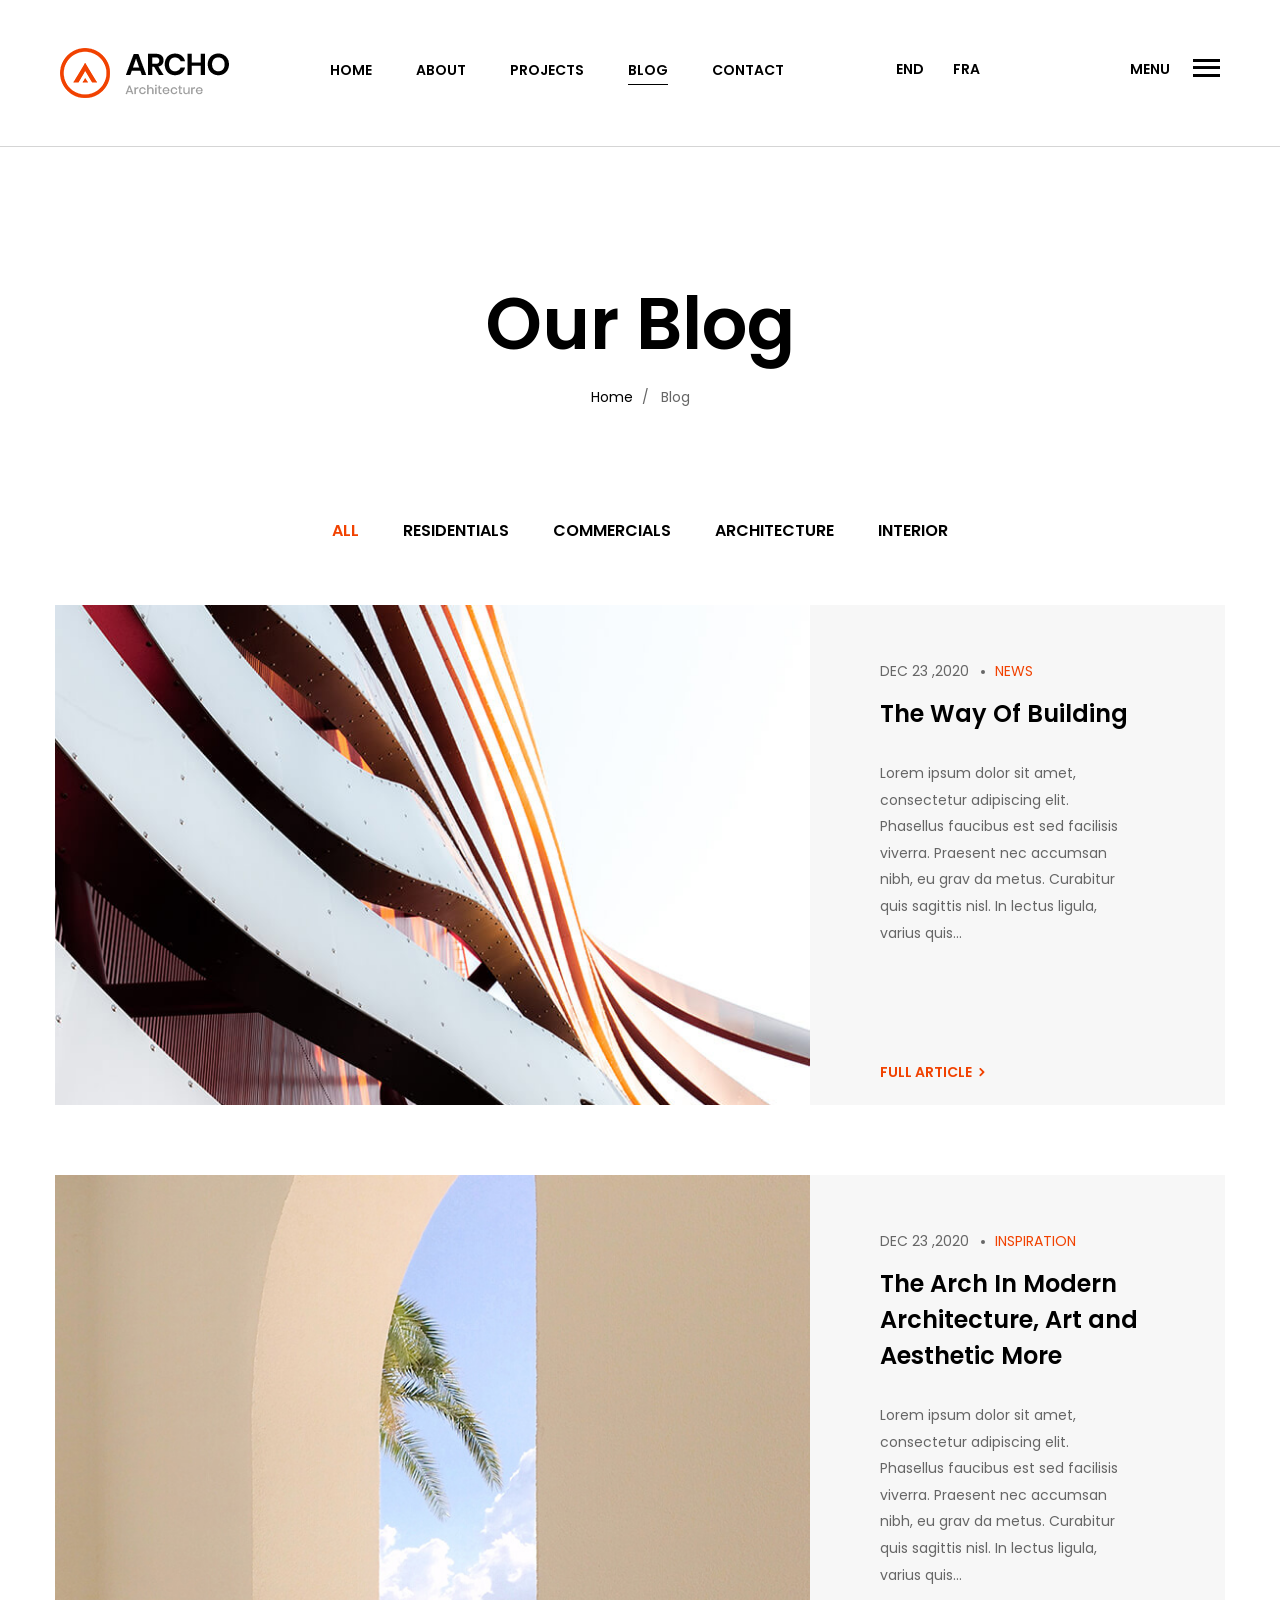
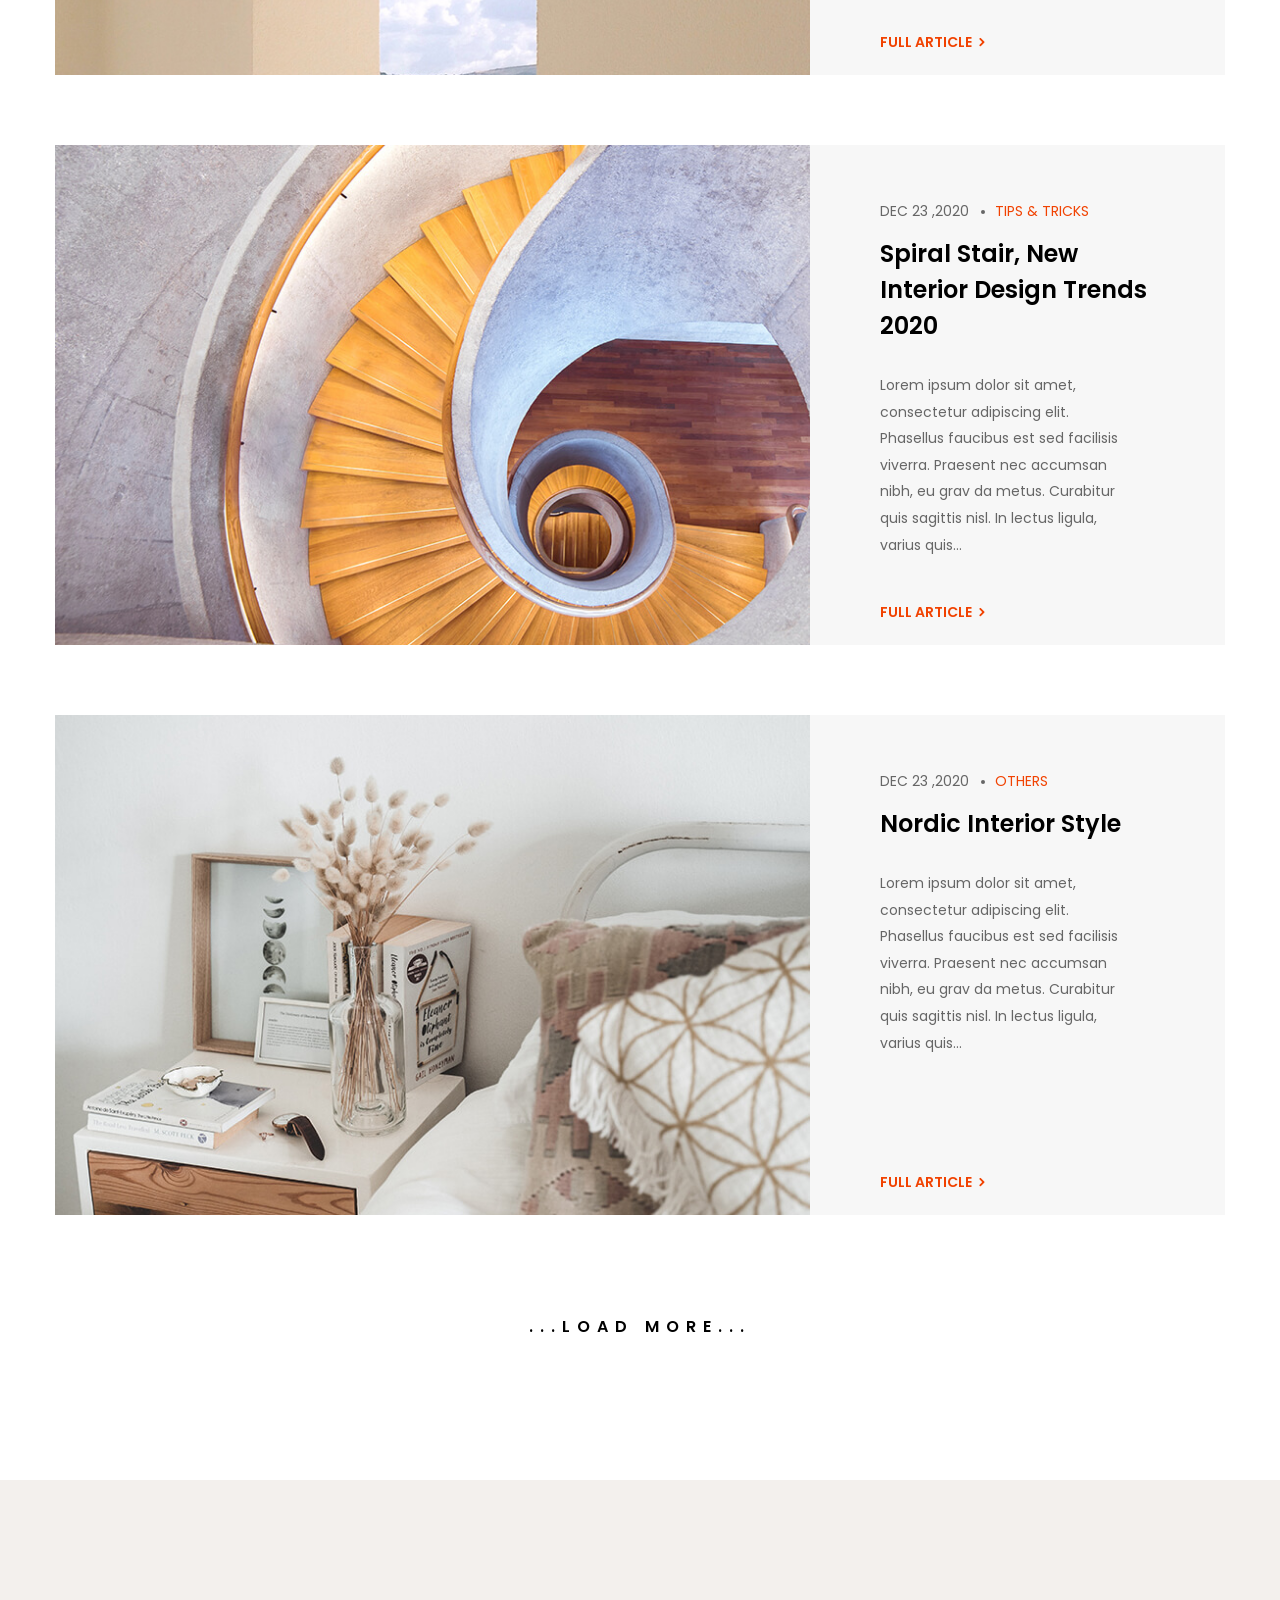
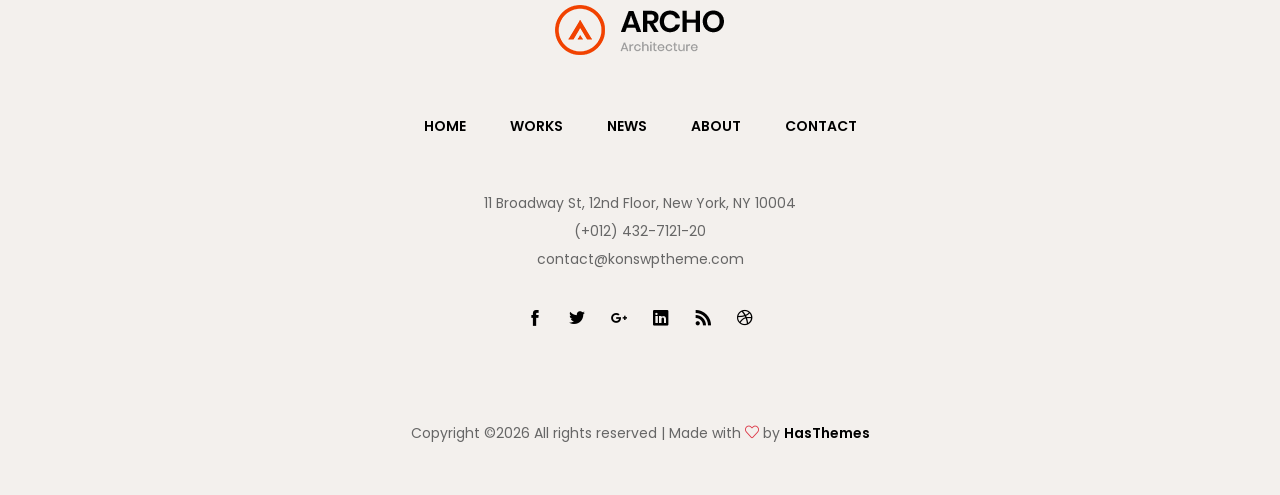
<file: blog.html>
<!DOCTYPE html>
<html lang="en-US">
<head>
    <meta charset="UTF-8">
    <title>Archo - Architecture & Interior HTML Template</title>
    <meta name="description" content="Archo is a beautifully unique Architecture & Interior HTML Template. It is a great choice for any type of architecture or construction-related company"/>
    <meta name="viewport" content="width=device-width, initial-scale=1">
    <link rel="profile" href="https://gmpg.org/xfn/11">
    <link rel="canonical" href="Replace_with_your_PAGE_URL" />

    <!-- Stylesheets -->
    <link href="css/bootstrap.css" rel="stylesheet">
    <link href="css/main.css" rel="stylesheet">
    <link href="css/responsive.css" rel="stylesheet">

    <!-- Open Graph (OG) meta tags are snippets of code that control how URLs are displayed when shared on social media
    <meta property="og:locale" content="en_US" />
    <meta property="og:type" content="website" />
    <meta property="og:title" content="Archo - Bootstrap HTML Template" />
    <meta property="og:url" content="PAGE_URL" />
    <meta property="og:site_name" content="SITE_NAME" />
    -->
    <!-- For the og:image content, replace the # with a link of an image
    <meta property="og:image" content="#" />
    <meta property="og:description" content="Archo is a free Bootstrap HTML Template" />
    -->
    <!-- Fonts -->
    <link href="https://fonts.googleapis.com/css2?family=Libre+Baskerville:wght@400;700&family=Poppins:wght@300;400;500;600;700;800;900&family=Roboto:wght@100;300;400;500;700;900&family=Teko:wght@300;400;500;600;700&display=swap" rel="stylesheet">

    <!-- Add site Favicon -->
    <link rel="shortcut icon" href="images/favicon.png" type="image/x-icon">
    <link rel="icon" href="images/favicon.png" type="image/x-icon">
    <meta name="msapplication-TileImage" content="images/favicon.png" />

    <!-- Structured Data
    <script type="application/ld+json">
        {
          "@context": "http://schema.org",
          "@type": "WebSite",
          "name": "Replace_with_your_site_title",
          "url": "Replace_with_your_site_URL"
        }
    </script>
    -->
</head>

<body>

<div class="page-wrapper">
 	
    <!-- Main Header-->
    <header class="main-header header-style-two">
    	
    	<!-- Header Upper -->
        <div class="header-upper">
        	<div class="outer-container">
            	<div class="inner-container clearfix">
                	
                	<div class="pull-left logo-box">
                    	<div class="logo"><a href="index.html"><img src="images/logo-4.png" alt="" title=""></a></div>
                    </div>
					
                   	<div class="nav-outer pull-left clearfix">
						<!-- Mobile Navigation Toggler -->
                        <div class="mobile-nav-toggler"> <span class="icon ti-menu"></span></div>
						<!-- Main Menu -->
						<nav class="main-menu navbar-expand-md">
							<div class="navbar-header">
								<button class="navbar-toggler" type="button" data-toggle="collapse" data-target="#navbarSupportedContent" aria-controls="navbarSupportedContent" aria-expanded="false" aria-label="Toggle navigation">
									<span class="icon-bar"></span>
									<span class="icon-bar"></span>
									<span class="icon-bar"></span>
								</button>
							</div>

							<div class="navbar-collapse show collapse clearfix" id="navbarSupportedContent">
								<ul class="navigation clearfix">
									<li><a href="index.html">Home</a></li>
									<li><a href="about.html">About</a></li>
									<li class="dropdown"><a href="#">Projects</a>
										<ul>
											<li><a href="projects.html">Projects</a></li>
											<li><a href="projects-detail.html">Projects Detail</a></li>
										</ul>
									</li>
									<li class="current dropdown"><a href="#">Blog</a>
										<ul>
											<li><a href="blog.html">Our Blog</a></li>
											<li><a href="blog-detail.html">Blog Detail</a></li>
										</ul>
									</li>
									<li><a href="contact.html">Contact</a></li>
								</ul>
							</div>
							
						</nav>
						
					</div>
					
					<!-- Outer Box -->
					<div class="outer-box clearfix">
						<ul class="language-list">
							<li><a href="#">End</a></li>
							<li><a href="#">Fra</a></li>
						</ul>
						<!-- Mobile Navigation Toggler -->
                        <div class="mobile-nav-toggler">menu <span class="icon ion-android-menu"></span></div>
					</div>
                   
                </div>
            </div>
        </div>
        <!--End Header Upper-->
        
		<!-- Mobile Menu  -->
        <div class="mobile-menu">
            <div class="menu-backdrop"></div>
            <div class="close-btn"><span class="icon lnr lnr-cross"></span></div>
            
            <nav class="menu-box">
                <div class="nav-logo"><a href="index.html"><img src="images/logo-2.png" alt="" title=""></a></div>
                <div class="menu-outer"><!--Here Menu Will Come Automatically Via Javascript / Same Menu as in Header--></div>
            </nav>
        </div>
		<!-- End Mobile Menu -->
		
    </header>
    <!-- End Main Header -->
	
	<!-- Page Title Section -->
    <div class="page-title-section">
    	<div class="auto-container">
			<h2>Our Blog</h2>
			<ul class="post-meta">
				<li><a href="index.html">Home</a></li>
				<li>Blog</li>
			</ul>
		</div>
	</div>
	<!-- End Page Title Section -->
	
	<!-- Blog Page Section -->
    <section class="blog-page-section">
    	<div class="auto-container">
            <!-- MixitUp Galery -->
			<div class="mixitup-gallery">
				
				<!-- Filter -->
				<div class="filters clearfix">
					
					<ul class="filter-tabs filter-btns clearfix">
						<li class="active filter" data-role="button" data-filter="all">All</li>
						<li class="filter" data-role="button" data-filter=".residentials">residentials</li>
						<li class="filter" data-role="button" data-filter=".commercials">commercials</li>
						<li class="filter" data-role="button" data-filter=".architecture">architecture</li>
						<li class="filter" data-role="button" data-filter=".interior">interior</li>
					</ul>
					
				</div>
				
				<div class="filter-list clearfix">
					
					<!-- News Block Two -->
					<div class="news-block-two mix commercials architecture">
						<div class="inner-box">
							<div class="row clearfix">
								
								<!-- Image Column -->
								<div class="image-column col-lg-8 col-md-12 col-sm-12">
									<div class="inner-column">
										<div class="image-layer" style="background-image: url(images/resource/news-5.jpg)"></div>
										<div class="image">
											<a href="blog-detail.html"><img src="images/resource/news-5.jpg" alt="" /></a>
										</div>
									</div>
								</div>
								
								<!-- Content Column -->
								<div class="content-column col-lg-4 col-md-12 col-sm-12">
									<div class="inner-column">
										<ul class="info-list">
											<li>Dec 23 ,2020</li>
											<li>news</li>
										</ul>
										<h4><a href="blog-detail.html">The Way Of Building</a></h4>
										<p>Lorem ipsum dolor sit amet, consectetur adipiscing elit. Phasellus faucibus est sed facilisis viverra. Praesent nec accumsan nibh, eu grav da metus. Curabitur quis sagittis nisl. In lectus ligula, varius quis...</p>
										<a href="blog-detail.html" class="article">full article <span class="arrow icofont-rounded-right"></span></a>
									</div>
								</div>
								
							</div>
						</div>
					</div>
					
					<!-- News Block Two -->
					<div class="news-block-two mix interior residentials">
						<div class="inner-box">
							<div class="row clearfix">
								
								<!-- Image Column -->
								<div class="image-column col-lg-8 col-md-12 col-sm-12">
									<div class="inner-column">
										<div class="image-layer" style="background-image: url(images/resource/news-6.jpg)"></div>
										<div class="image">
											<a href="blog-detail.html"><img src="images/resource/news-6.jpg" alt="" /></a>
										</div>
									</div>
								</div>
								
								<!-- Content Column -->
								<div class="content-column col-lg-4 col-md-12 col-sm-12">
									<div class="inner-column">
										<ul class="info-list">
											<li>Dec 23 ,2020</li>
											<li>inspiration</li>
										</ul>
										<h4><a href="blog-detail.html">The Arch In Modern Architecture, Art and Aesthetic More</a></h4>
										<p>Lorem ipsum dolor sit amet, consectetur adipiscing elit. Phasellus faucibus est sed facilisis viverra. Praesent nec accumsan nibh, eu grav da metus. Curabitur quis sagittis nisl. In lectus ligula, varius quis...</p>
										<a href="blog-detail.html" class="article">full article <span class="arrow icofont-rounded-right"></span></a>
									</div>
								</div>
								
							</div>
						</div>
					</div>
					
					<!-- News Block Two -->
					<div class="news-block-two mix interior architecture">
						<div class="inner-box">
							<div class="row clearfix">
								
								<!-- Image Column -->
								<div class="image-column col-lg-8 col-md-12 col-sm-12">
									<div class="inner-column">
										<div class="image-layer" style="background-image: url(images/resource/news-7.jpg)"></div>
										<div class="image">
											<a href="blog-detail.html"><img src="images/resource/news-7.jpg" alt="" /></a>
										</div>
									</div>
								</div>
								
								<!-- Content Column -->
								<div class="content-column col-lg-4 col-md-12 col-sm-12">
									<div class="inner-column">
										<ul class="info-list">
											<li>Dec 23 ,2020</li>
											<li>tips & tricks</li>
										</ul>
										<h4><a href="blog-detail.html">Spiral Stair, New Interior Design  Trends 2020</a></h4>
										<p>Lorem ipsum dolor sit amet, consectetur adipiscing elit. Phasellus faucibus est sed facilisis viverra. Praesent nec accumsan nibh, eu grav da metus. Curabitur quis sagittis nisl. In lectus ligula, varius quis...</p>
										<a href="blog-detail.html" class="article">full article <span class="arrow icofont-rounded-right"></span></a>
									</div>
								</div>
								
							</div>
						</div>
					</div>
					
					<!-- News Block Two -->
					<div class="news-block-two mix architecture residentials">
						<div class="inner-box">
							<div class="row clearfix">
								
								<!-- Image Column -->
								<div class="image-column col-lg-8 col-md-12 col-sm-12">
									<div class="inner-column">
										<div class="image-layer" style="background-image: url(images/resource/news-8.jpg)"></div>
										<div class="image">
											<a href="blog-detail.html"><img src="images/resource/news-8.jpg" alt="" /></a>
										</div>
									</div>
								</div>
								
								<!-- Content Column -->
								<div class="content-column col-lg-4 col-md-12 col-sm-12">
									<div class="inner-column">
										<ul class="info-list">
											<li>Dec 23 ,2020</li>
											<li>others</li>
										</ul>
										<h4><a href="blog-detail.html">Nordic Interior Style</a></h4>
										<p>Lorem ipsum dolor sit amet, consectetur adipiscing elit. Phasellus faucibus est sed facilisis viverra. Praesent nec accumsan nibh, eu grav da metus. Curabitur quis sagittis nisl. In lectus ligula, varius quis...</p>
										<a href="blog-detail.html" class="article">full article <span class="arrow icofont-rounded-right"></span></a>
									</div>
								</div>
								
							</div>
						</div>
					</div>
					
				</div>
				
				<!-- Load More -->
				<div class="load-more text-center">
					<a href="#">...Load more...</a>
				</div>
				
			</div>
		</div>
	</section>
	<!-- End Blog Page Section -->
	
	<!-- Main Footer -->
    <footer class="main-footer">
		<div class="auto-container">
			<div class="logo">
				<a href="index.html"><img src="images/logo-3.png" alt="" /></a>
			</div>
			<ul class="footer-page-nav">
				<li><a href="#">Home</a></li>
				<li><a href="#">Works</a></li>
				<li><a href="#">News</a></li>
				<li><a href="#">About</a></li>
				<li><a href="#">Contact</a></li>
			</ul>
			<div class="contact-info">11 Broadway St, 12nd Floor, New York, NY 10004 <br> <a href="tel:+012-432-7121-20">(+012) 432-7121-20</a> <br> <a href="mailto:contact@konswptheme.com">contact@konswptheme.com</a></div>
			<ul class="footer-social-icons">
				<li><a href="http://facebook.com/" class="icofont-facebook"></a></li>
				<li><a href="https://twitter.com/" class="icofont-twitter"></a></li>
				<li><a href="http://google.com/" class="icofont-google-plus"></a></li>
				<li><a href="http://linkedin.com/" class="icofont-linkedin"></a></li>
				<li><a href="http://rss.com/" class="icofont-rss"></a></li>
				<li><a href="http://dribbble.com/" class="icofont-dribbble"></a></li>
			</ul>
			<div class="copyright">Copyright ©<script type="text/javascript" async="" src="https://www.google-analytics.com/analytics.js"></script><script type="text/javascript">document.write(new Date().getFullYear());</script> All rights reserved | Made with <i class="icon-heart text-danger" aria-hidden="true"></i> by <a href="https://hasthemes.com/" target="_blank">HasThemes</a></div>
		</div>
	</footer>
	<!-- End Main Footer -->
	
</div>
<!--End pagewrapper-->

<!-- Scroll To Top -->
<div class="scroll-to-top scroll-to-target" data-target="html"><span class="fa fa-arrow-circle-up"></span></div>

<script src="js/jquery.js"></script>
<script src="js/popper.min.js"></script>
<script src="js/bootstrap.min.js"></script>
<script src="js/jquery.mCustomScrollbar.concat.min.js"></script>
<script src="js/jquery.fancybox.js"></script>
<script src="js/appear.js"></script>
<script src="js/owl.js"></script>
<script src="js/wow.js"></script>
<script src="js/mixitup.js"></script>
<script src="js/parallax.min.js"></script>
<script src="js/tilt.jquery.min.js"></script>
<script src="js/jquery.paroller.min.js"></script>
<script src="js/jquery-ui.js"></script>
<script src="js/script.js"></script>

</body>
</html>
</file>
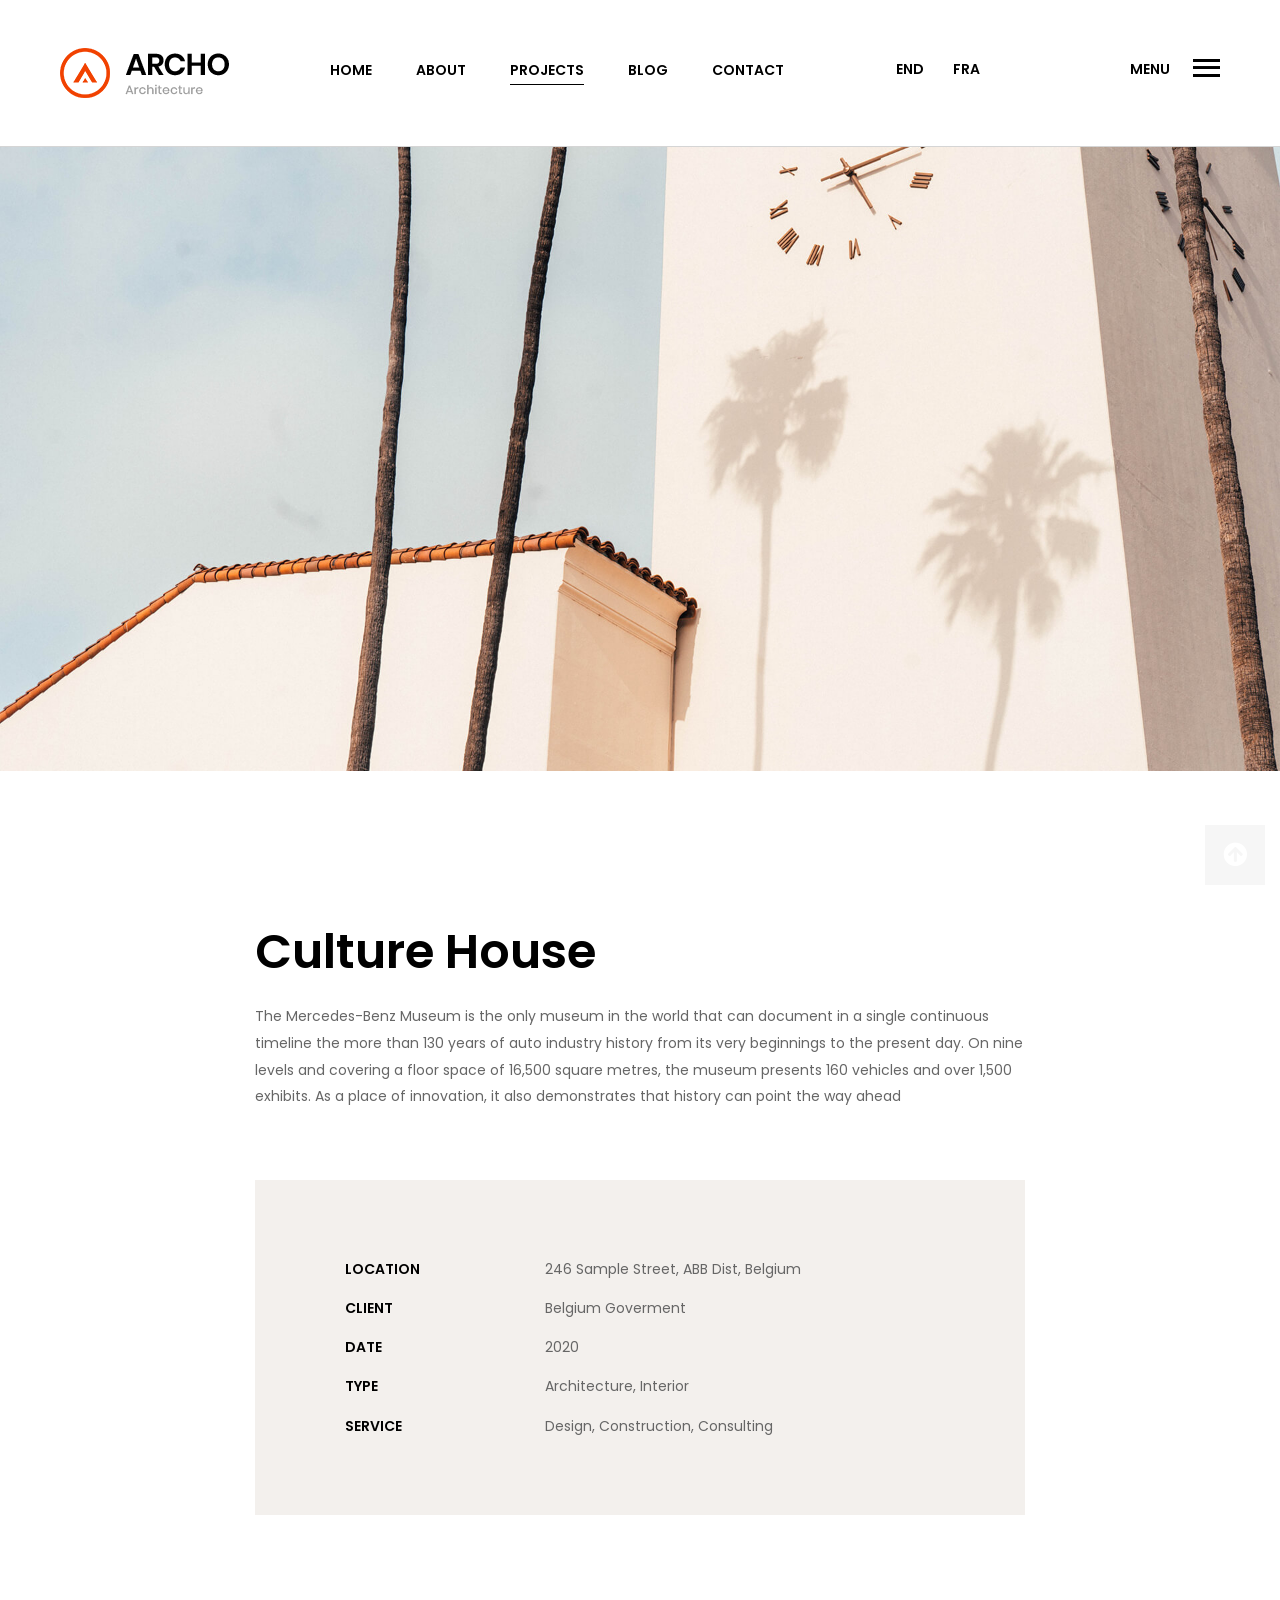
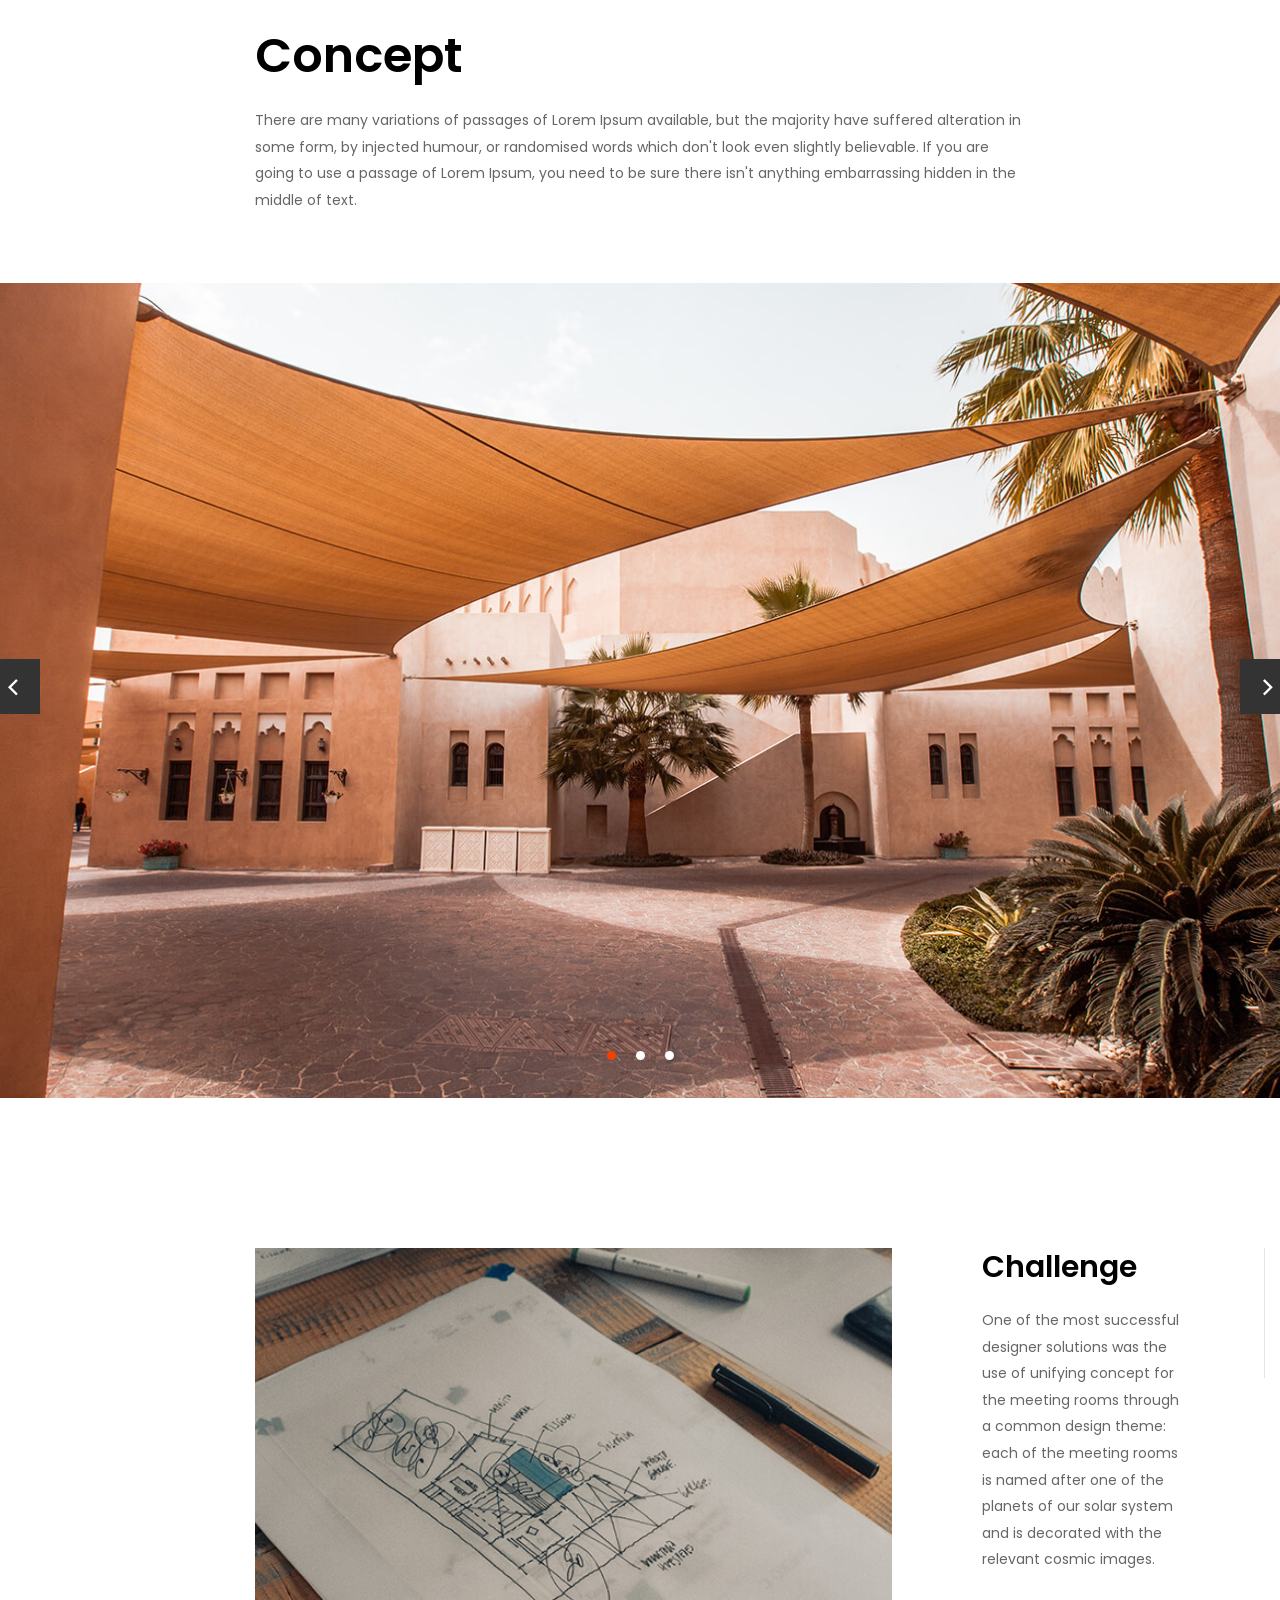
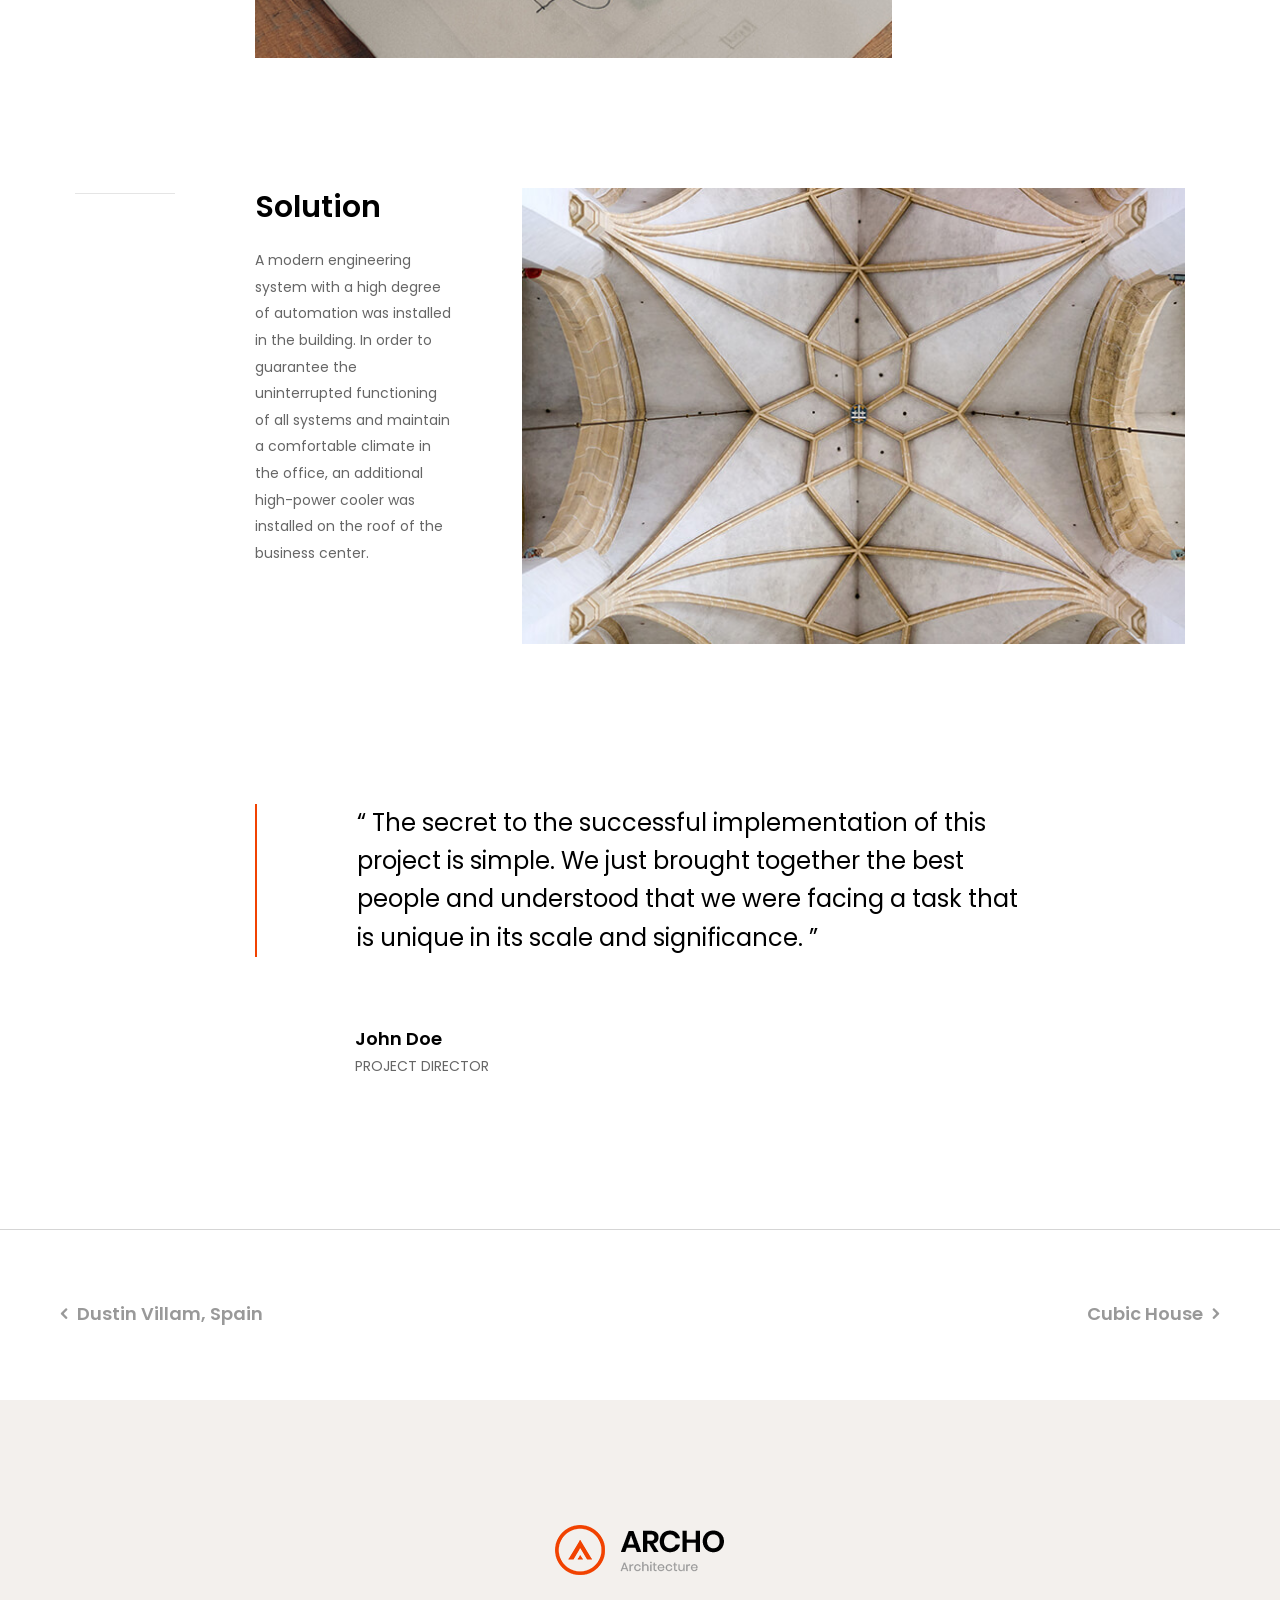
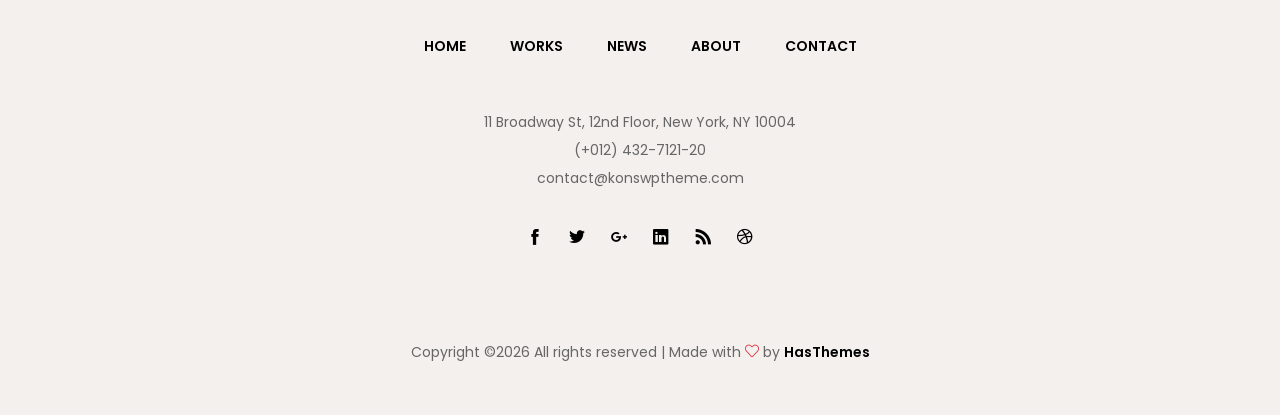
<file: projects-detail.html>
<!DOCTYPE html>
<html lang="en-US">
<head>
<meta charset="UTF-8">
<title>Archo - Architecture & Interior HTML Template</title>
<meta name="description" content="Archo is a beautifully unique Architecture & Interior HTML Template. It is a great choice for any type of architecture or construction-related company"/>
<meta name="viewport" content="width=device-width, initial-scale=1">
<link rel="profile" href="https://gmpg.org/xfn/11">
<link rel="canonical" href="Replace_with_your_PAGE_URL" />

<!-- Stylesheets -->
<link href="css/bootstrap.css" rel="stylesheet">
<link href="css/main.css" rel="stylesheet">
<link href="css/responsive.css" rel="stylesheet">

<!-- Open Graph (OG) meta tags are snippets of code that control how URLs are displayed when shared on social media
<meta property="og:locale" content="en_US" />
<meta property="og:type" content="website" />
<meta property="og:title" content="Archo - Bootstrap HTML Template" />
<meta property="og:url" content="PAGE_URL" />
<meta property="og:site_name" content="SITE_NAME" />
-->
<!-- For the og:image content, replace the # with a link of an image
<meta property="og:image" content="#" />
<meta property="og:description" content="Archo is a free Bootstrap HTML Template" />
-->
<!-- Fonts -->
<link href="https://fonts.googleapis.com/css2?family=Libre+Baskerville:wght@400;700&family=Poppins:wght@300;400;500;600;700;800;900&family=Roboto:wght@100;300;400;500;700;900&family=Teko:wght@300;400;500;600;700&display=swap" rel="stylesheet">

<!-- Add site Favicon -->
<link rel="shortcut icon" href="images/favicon.png" type="image/x-icon">
<link rel="icon" href="images/favicon.png" type="image/x-icon">
<meta name="msapplication-TileImage" content="images/favicon.png" />

<!-- Structured Data
<script type="application/ld+json">
    {
      "@context": "http://schema.org",
      "@type": "WebSite",
      "name": "Replace_with_your_site_title",
      "url": "Replace_with_your_site_URL"
    }
</script>
-->
</head>

<body>

<div class="page-wrapper">	
    <!-- Main Header-->
    <header class="main-header header-style-two">
    	
    	<!-- Header Upper -->
        <div class="header-upper">
        	<div class="outer-container">
            	<div class="inner-container clearfix">
                	
                	<div class="pull-left logo-box">
                    	<div class="logo"><a href="index.html"><img src="images/logo-4.png" alt="" title=""></a></div>
                    </div>
					
                   	<div class="nav-outer pull-left clearfix">
						<!-- Mobile Navigation Toggler -->
                        <div class="mobile-nav-toggler"><span class="icon ti-menu"></span></div>
						<!-- Main Menu -->
						<nav class="main-menu navbar-expand-md">
							<div class="navbar-header">
								<button class="navbar-toggler" type="button" data-toggle="collapse" data-target="#navbarSupportedContent" aria-controls="navbarSupportedContent" aria-expanded="false" aria-label="Toggle navigation">
									<span class="icon-bar"></span>
									<span class="icon-bar"></span>
									<span class="icon-bar"></span>
								</button>
							</div>

							<div class="navbar-collapse show collapse clearfix" id="navbarSupportedContent">
								<ul class="navigation clearfix">
									<li><a href="index.html">Home</a></li>
									<li><a href="about.html">About</a></li>
									<li class="current dropdown"><a href="#">Projects</a>
										<ul>
											<li><a href="projects.html">Projects</a></li>
											<li><a href="projects-detail.html">Projects Detail</a></li>
										</ul>
									</li>
									<li class="dropdown"><a href="#">Blog</a>
										<ul>
											<li><a href="blog.html">Our Blog</a></li>
											<li><a href="blog-detail.html">Blog Detail</a></li>
										</ul>
									</li>
									<li><a href="contact.html">Contact</a></li>
								</ul>
							</div>
							
						</nav>
						
					</div>
					
					<!-- Outer Box -->
					<div class="outer-box clearfix">
						<ul class="language-list">
							<li><a href="#">End</a></li>
							<li><a href="#">Fra</a></li>
						</ul>
						<!-- Mobile Navigation Toggler -->
                        <div class="mobile-nav-toggler">menu <span class="icon ion-android-menu"></span></div>
					</div>
                   
                </div>
            </div>
        </div>
        <!--End Header Upper-->
        
		<!-- Mobile Menu  -->
        <div class="mobile-menu">
            <div class="menu-backdrop"></div>
            <div class="close-btn"><span class="icon lnr lnr-cross"></span></div>
            
            <nav class="menu-box">
                <div class="nav-logo"><a href="index.html"><img src="images/logo-2.png" alt="" title=""></a></div>
                <div class="menu-outer"><!--Here Menu Will Come Automatically Via Javascript / Same Menu as in Header--></div>
            </nav>
        </div>
		<!-- End Mobile Menu -->
		
    </header>
    <!-- End Main Header -->
	
	<!-- Project Banner Section -->
    <div class="project-banner-section">
    	<div class="image">
			<img src="images/background/3.jpg" alt="" />
		</div>
	</div>
	<!-- End Project Banner Section -->
	
	<!-- Project Detail Section -->
    <section class="project-detail-section">
    	<div class="auto-container">
            <div class="inner-container">
				<h2>Culture House</h2>
				<p>The Mercedes-Benz Museum is the only museum in the world that can document in a single  continuous timeline the more than 130 years of auto industry history from its very beginnings to the present day. On nine levels and covering a floor space of 16,500 square metres, the museum presents 160 vehicles and over 1,500 exhibits. As a place of innovation, it also demonstrates that history can point the way ahead</p>
				<div class="info-boxed">
					<ul>
						<li><span>location</span>246 Sample Street, ABB Dist, Belgium</li>
						<li><span>client</span>Belgium Goverment</li>
						<li><span>date</span>2020</li>
						<li><span>type</span>Architecture, Interior</li>
						<li><span>Service</span>Design, Construction, Consulting</li>
					</ul>
				</div>
				<h2>Concept</h2>
				<p>There are many variations of passages of Lorem Ipsum available, but the majority have suffered alteration in some form, by injected humour, or randomised words which don't look even slightly believable. If you are going to use a passage of Lorem Ipsum, you need to be sure there isn't anything embarrassing hidden in the middle of text.</p>
			</div>
			
			<!-- Carousel Box -->
			<div class="carousel-box">
				<div class="single-item-carousel owl-carousel owl-theme">
					<div class="slide">
						<div class="image">
							<img src="images/gallery/14.jpg" alt="" />
						</div>
					</div>
					<div class="slide">
						<div class="image">
							<img src="images/gallery/14.jpg" alt="" />
						</div>
					</div>
					<div class="slide">
						<div class="image">
							<img src="images/gallery/14.jpg" alt="" />
						</div>
					</div>
				</div>
			</div>
			<!-- End Carousel Box -->
			
			<div class="inner-container">
				
				<!-- Challenge Boxed -->
				<div class="challenge-boxed">
					<div class="row clearfix">
					
						<!-- Image Column -->
						<div class="image-column col-lg-10 col-md-12 col-sm-12">
							<div class="image">
								<img src="images/gallery/15.jpg" alt="" />
							</div>
						</div>
						
						<!-- Content Column -->
						<div class="content-column col-lg-2 col-md-12 col-sm-12">
							<div class="inner-column">
								<h3>Challenge</h3>
								<p>One of the most successful designer solutions was the use of unifying concept for the meeting rooms through a common design theme: each of the meeting rooms is named after one of the planets of our solar system and is decorated with the relevant cosmic images.</p>
							</div>
						</div>
					
					</div>
				</div>
				<!-- End Challenge Boxed -->
				
				<!-- Challenge Boxed Two -->
				<div class="challenge-boxed-two">
					<div class="row clearfix">
						
						<!-- Content Column -->
						<div class="content-column col-lg-4 col-md-12 col-sm-12">
							<div class="inner-column">
								<h3>Solution</h3>
								<p>A modern engineering system with a high degree of automation was installed in the building. In order to guarantee the uninterrupted functioning of all systems and maintain a comfortable climate in the office, an additional high-power cooler was installed on the roof of the business center.</p>
							</div>
						</div>
						
						<!-- Image Column -->
						<div class="image-column col-lg-8 col-md-12 col-sm-12">
							<div class="image">
								<img src="images/gallery/16.jpg" alt="" />
							</div>
						</div>
						
					</div>
				</div>
				<!-- End Challenge Boxed -->
				
				<!-- Project Quote -->
				<div class="project-quote">
					<p>“ The secret to the successful implementation of this project is simple. We just brought together the best people and understood that we were facing a task that is unique in its scale and significance. ”</p>
					<div class="author-info">John Doe <span>Project Director</span></div>
				</div>
				<!-- End Project Quote -->
				
			</div>
			
		</div>
	</section>
	<!-- End Project Detail Section -->
	
	<!-- New Projects Section -->
	<section class="new-projects-section">
		<div class="auto-container">
			<div class="clearfix">
				<div class="pull-left">
					<a href="#"><span class="arrow icofont-rounded-left"></span> Dustin Villam, Spain</a>
				</div>
				<div class="pull-right">
					<a href="#">Cubic House <span class="arrow icofont-rounded-right"></span></a>
				</div>
			</div>
		</div>
	</section>
	<!-- End New Projects Section -->
	
	<!-- Main Footer -->
    <footer class="main-footer">
		<div class="auto-container">
			<div class="logo">
				<a href="index.html"><img src="images/logo-3.png" alt="" /></a>
			</div>
			<ul class="footer-page-nav">
				<li><a href="#">Home</a></li>
				<li><a href="#">Works</a></li>
				<li><a href="#">News</a></li>
				<li><a href="#">About</a></li>
				<li><a href="#">Contact</a></li>
			</ul>
			<div class="contact-info">11 Broadway St, 12nd Floor, New York, NY 10004 <br> <a href="tel:+012-432-7121-20">(+012) 432-7121-20</a> <br> <a href="mailto:contact@konswptheme.com">contact@konswptheme.com</a></div>
			<ul class="footer-social-icons">
				<li><a href="http://facebook.com/" class="icofont-facebook"></a></li>
				<li><a href="https://twitter.com/" class="icofont-twitter"></a></li>
				<li><a href="http://google.com/" class="icofont-google-plus"></a></li>
				<li><a href="http://linkedin.com/" class="icofont-linkedin"></a></li>
				<li><a href="http://rss.com/" class="icofont-rss"></a></li>
				<li><a href="http://dribbble.com/" class="icofont-dribbble"></a></li>
			</ul>
			<div class="copyright">Copyright ©<script type="text/javascript" async="" src="https://www.google-analytics.com/analytics.js"></script><script type="text/javascript">document.write(new Date().getFullYear());</script> All rights reserved | Made with <i class="icon-heart text-danger" aria-hidden="true"></i> by <a href="https://hasthemes.com/" target="_blank">HasThemes</a></div>
		</div>
	</footer>
	<!-- End Main Footer -->
	
</div>
<!--End pagewrapper-->

<!-- Scroll To Top -->
<div class="scroll-to-top scroll-to-target" data-target="html"><span class="fa fa-arrow-circle-up"></span></div>

<script src="js/jquery.js"></script>
<script src="js/popper.min.js"></script>
<script src="js/bootstrap.min.js"></script>
<script src="js/jquery.mCustomScrollbar.concat.min.js"></script>
<script src="js/jquery.fancybox.js"></script>
<script src="js/appear.js"></script>
<script src="js/owl.js"></script>
<script src="js/wow.js"></script>
<script src="js/isotope.js"></script>
<script src="js/parallax.min.js"></script>
<script src="js/tilt.jquery.min.js"></script>
<script src="js/jquery.paroller.min.js"></script>
<script src="js/jquery-ui.js"></script>
<script src="js/script.js"></script>

</body>
</html>
</file>
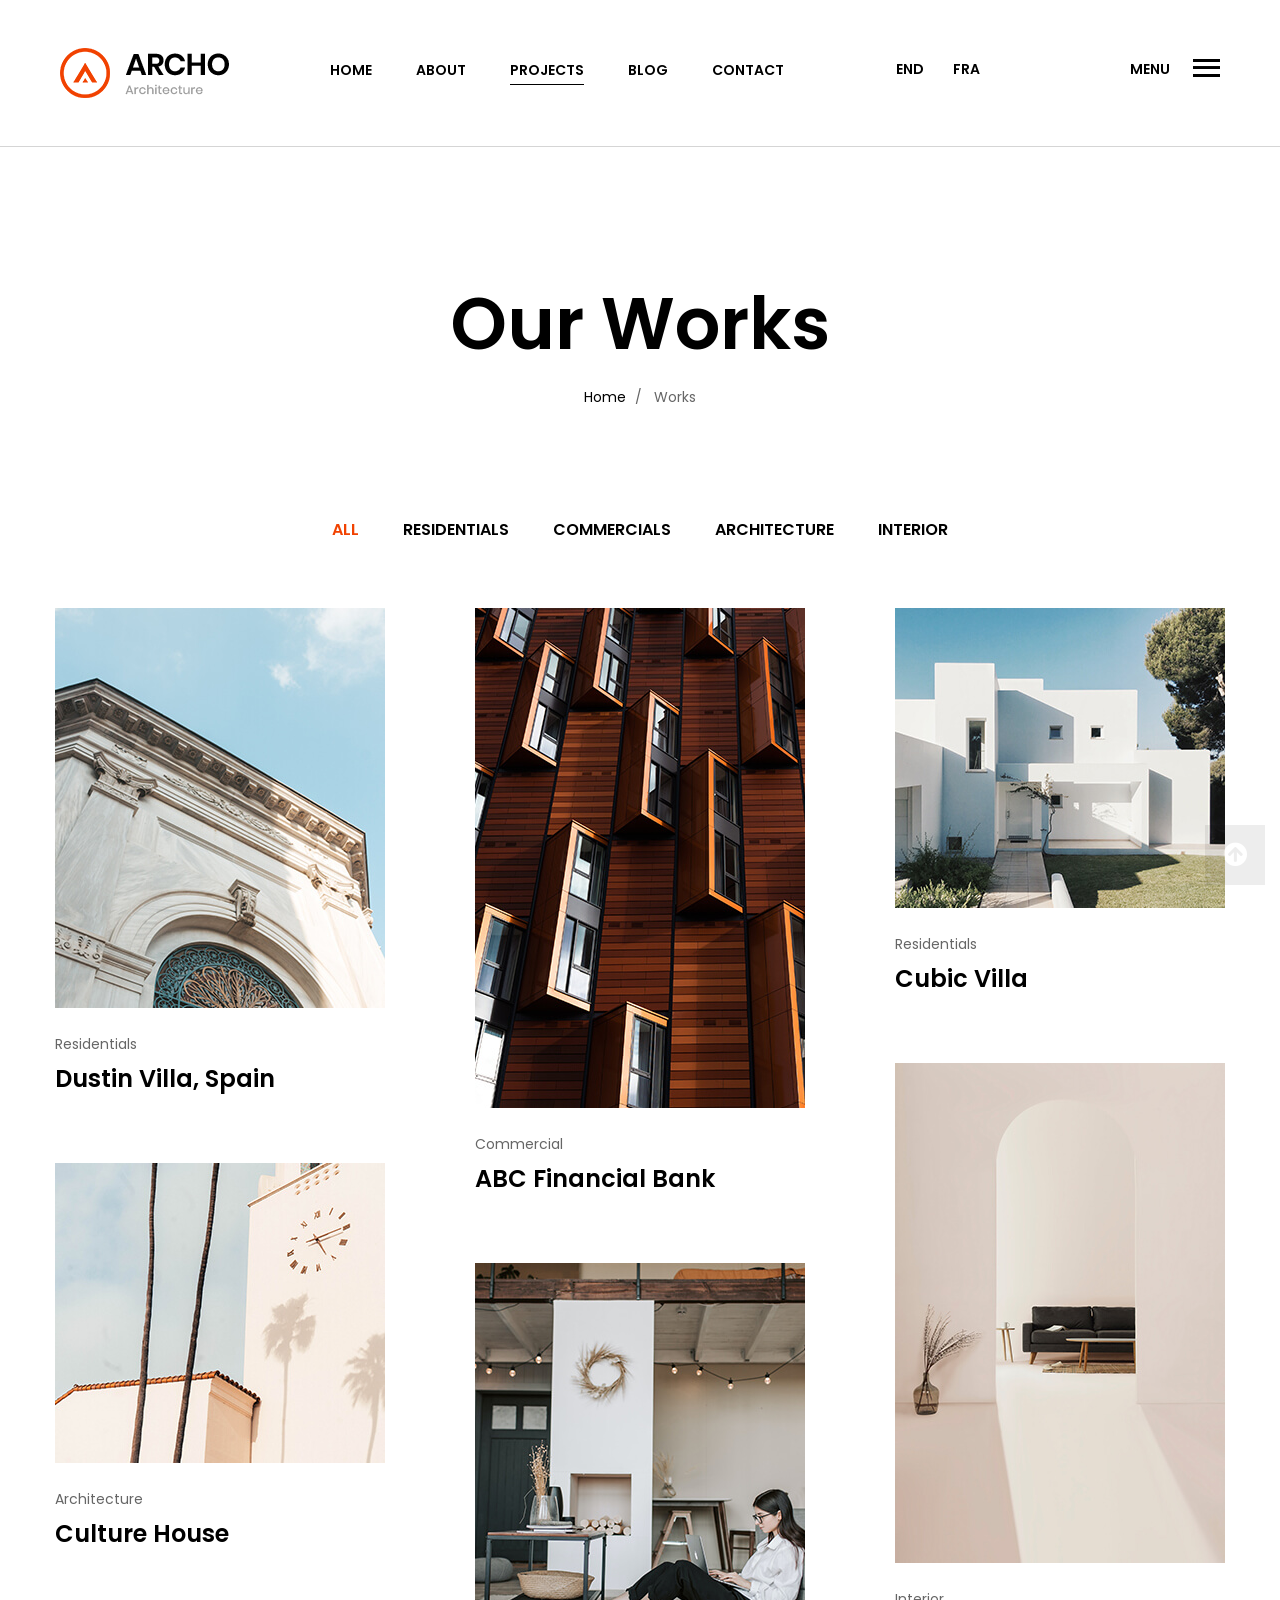
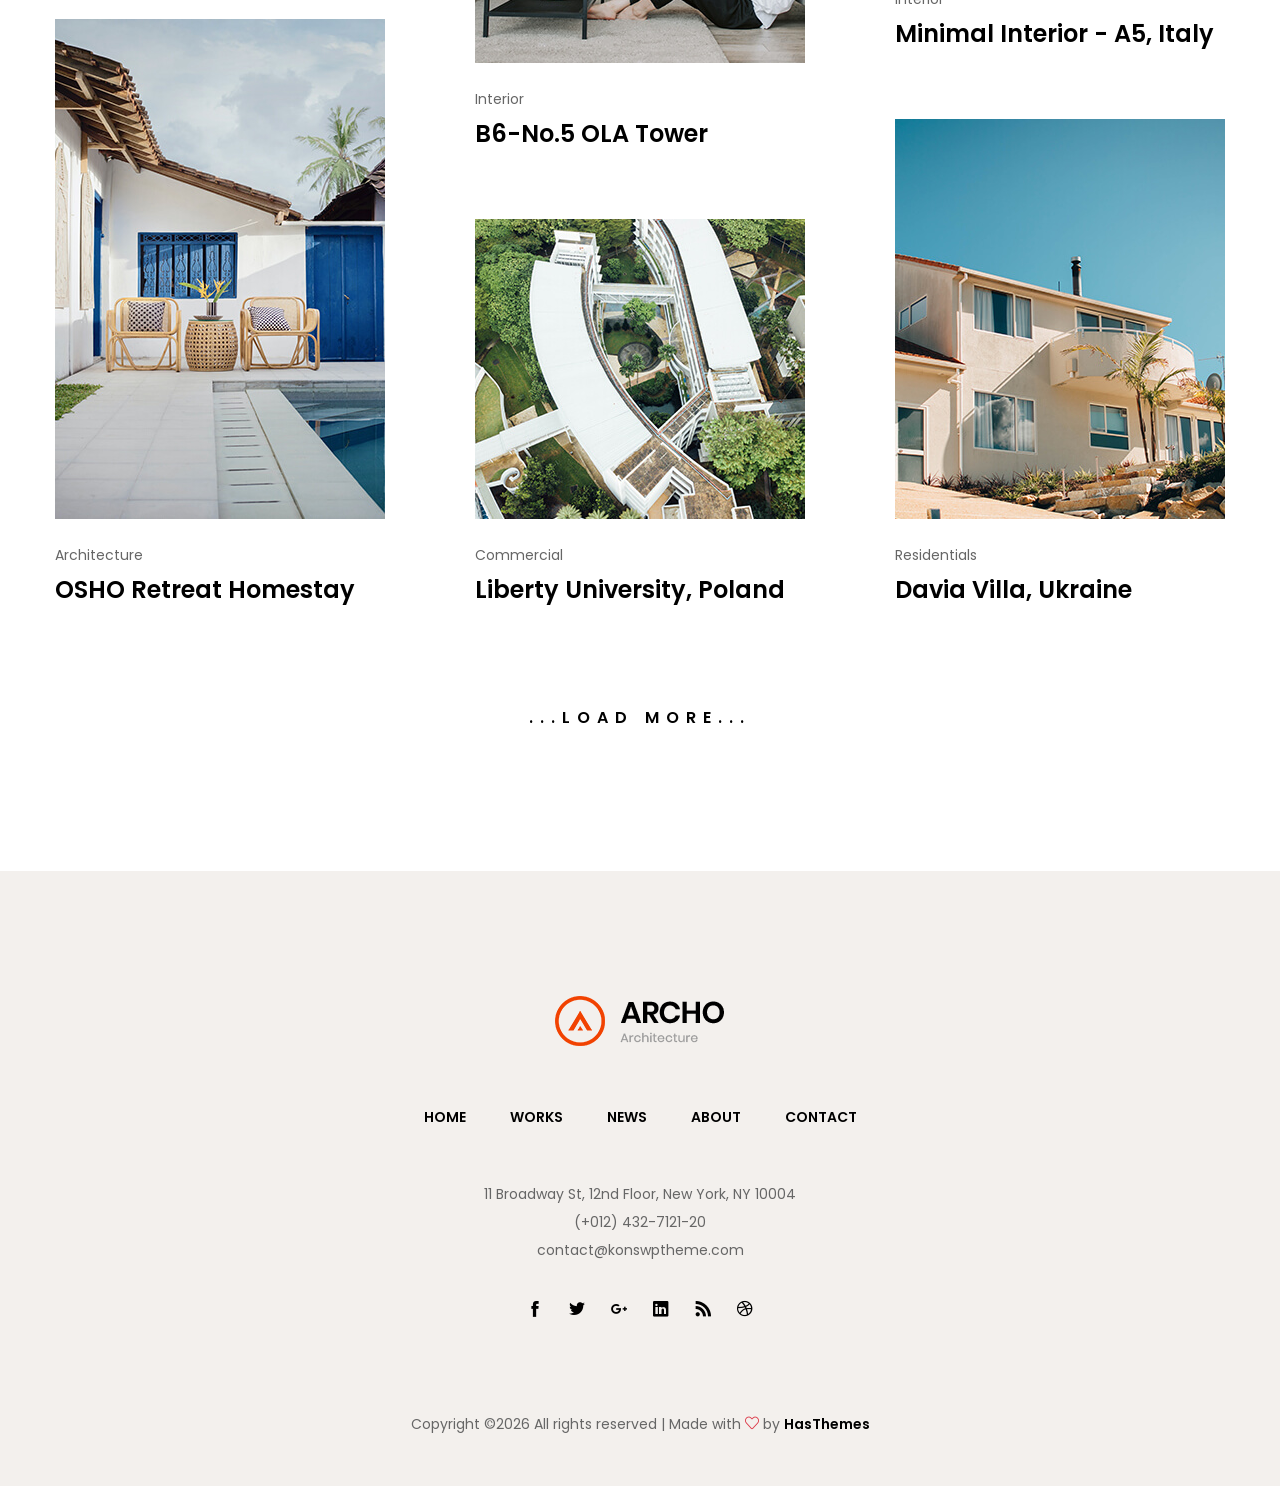
<file: projects.html>
<!DOCTYPE html>
<html lang="en-US">
<head>
<meta charset="UTF-8">
<title>Archo - Architecture & Interior HTML Template</title>
<meta name="description" content="Archo is a beautifully unique Architecture & Interior HTML Template. It is a great choice for any type of architecture or construction-related company"/>
<meta name="viewport" content="width=device-width, initial-scale=1">
<link rel="profile" href="https://gmpg.org/xfn/11">
<link rel="canonical" href="Replace_with_your_PAGE_URL" />

<!-- Stylesheets -->
<link href="css/bootstrap.css" rel="stylesheet">
<link href="css/main.css" rel="stylesheet">
<link href="css/responsive.css" rel="stylesheet">

<!-- Open Graph (OG) meta tags are snippets of code that control how URLs are displayed when shared on social media
<meta property="og:locale" content="en_US" />
<meta property="og:type" content="website" />
<meta property="og:title" content="Archo - Bootstrap HTML Template" />
<meta property="og:url" content="PAGE_URL" />
<meta property="og:site_name" content="SITE_NAME" />
-->
<!-- For the og:image content, replace the # with a link of an image
<meta property="og:image" content="#" />
<meta property="og:description" content="Archo is a free Bootstrap HTML Template" />
-->
<!-- Fonts -->
<link href="https://fonts.googleapis.com/css2?family=Libre+Baskerville:wght@400;700&family=Poppins:wght@300;400;500;600;700;800;900&family=Roboto:wght@100;300;400;500;700;900&family=Teko:wght@300;400;500;600;700&display=swap" rel="stylesheet">

<!-- Add site Favicon -->
<link rel="shortcut icon" href="images/favicon.png" type="image/x-icon">
<link rel="icon" href="images/favicon.png" type="image/x-icon">
<meta name="msapplication-TileImage" content="images/favicon.png" />

<!-- Structured Data
<script type="application/ld+json">
    {
      "@context": "http://schema.org",
      "@type": "WebSite",
      "name": "Replace_with_your_site_title",
      "url": "Replace_with_your_site_URL"
    }
</script>
-->
</head>

<body>

<div class="page-wrapper">
 	
    <!-- Main Header-->
    <header class="main-header header-style-two">
    	
    	<!-- Header Upper -->
        <div class="header-upper">
        	<div class="outer-container">
            	<div class="inner-container clearfix">
                	
                	<div class="pull-left logo-box">
                    	<div class="logo"><a href="index.html"><img src="images/logo-4.png" alt="" title=""></a></div>
                    </div>
					
                   	<div class="nav-outer pull-left clearfix">
						<!-- Mobile Navigation Toggler -->
                        <div class="mobile-nav-toggler"><span class="icon ti-menu"></span></div>
						<!-- Main Menu -->
						<nav class="main-menu navbar-expand-md">
							<div class="navbar-header">
								<button class="navbar-toggler" type="button" data-toggle="collapse" data-target="#navbarSupportedContent" aria-controls="navbarSupportedContent" aria-expanded="false" aria-label="Toggle navigation">
									<span class="icon-bar"></span>
									<span class="icon-bar"></span>
									<span class="icon-bar"></span>
								</button>
							</div>

							<div class="navbar-collapse show collapse clearfix" id="navbarSupportedContent">
								<ul class="navigation clearfix">
									<li><a href="index.html">Home</a></li>
									<li><a href="about.html">About</a></li>
									<li class="current dropdown"><a href="#">Projects</a>
										<ul>
											<li><a href="projects.html">Projects</a></li>
											<li><a href="projects-detail.html">Projects Detail</a></li>
										</ul>
									</li>
									<li class="dropdown"><a href="#">Blog</a>
										<ul>
											<li><a href="blog.html">Our Blog</a></li>
											<li><a href="blog-detail.html">Blog Detail</a></li>
										</ul>
									</li>
									<li><a href="contact.html">Contact</a></li>
								</ul>
							</div>
							
						</nav>
						
					</div>
					
					<!-- Outer Box -->
					<div class="outer-box clearfix">
						<ul class="language-list">
							<li><a href="#">End</a></li>
							<li><a href="#">Fra</a></li>
						</ul>
						<!-- Mobile Navigation Toggler -->
                        <div class="mobile-nav-toggler">menu <span class="icon ion-android-menu"></span></div>
					</div>
                   
                </div>
            </div>
        </div>
        <!--End Header Upper-->
        
		<!-- Mobile Menu  -->
        <div class="mobile-menu">
            <div class="menu-backdrop"></div>
            <div class="close-btn"><span class="icon lnr lnr-cross"></span></div>
            
            <nav class="menu-box">
                <div class="nav-logo"><a href="index.html"><img src="images/logo-2.png" alt="" title=""></a></div>
                <div class="menu-outer"><!--Here Menu Will Come Automatically Via Javascript / Same Menu as in Header--></div>
            </nav>
        </div>
		<!-- End Mobile Menu -->
		
    </header>
    <!-- End Main Header -->
	
	<!-- Page Title Section -->
    <div class="page-title-section">
    	<div class="auto-container">
			<h2>Our Works</h2>
			<ul class="post-meta">
				<li><a href="index.html">Home</a></li>
				<li>Works</li>
			</ul>
		</div>
	</div>
	<!-- End Page Title Section -->
	
	<!-- Gallery Section -->
    <section class="gallery-section">
    	<div class="auto-container">
            
            <!--Gallery Masonry-->
            <div class="sortable-masonry">
                <!--Filter-->
                <div class="filters">
                	<ul class="filter-tabs filter-btns clearfix">
                        <li class="filter active" data-role="button" data-filter=".all">all </li>
						<li class="filter" data-role="button" data-filter=".residentials">residentials </li>
                        <li class="filter" data-role="button" data-filter=".commercials">commercials </li>
                        <li class="filter" data-role="button" data-filter=".architecture">architecture </li>
                        <li class="filter" data-role="button" data-filter=".interior">interior </li>
                    </ul>
                </div>
                <div class="items-container row clearfix">
					
					<!-- Gallery Block Two -->
					<div class="gallery-block-two all masonry-item interior architecture col-lg-4 col-md-6 col-sm-12">
						<div class="inner-box">
							<div class="image">
								<a href="projects-detail.html"><img src="images/gallery/5.jpg" alt="" /></a>
							</div>
							<div class="lower-content">
								<div class="designation">Residentials</div>
								<h4><a href="projects-detail.html">Dustin Villa, Spain</a></h4>
							</div>
						</div>
					</div>
					
					<!-- Gallery Block Two -->
					<div class="gallery-block-two all masonry-item architecture col-lg-4 col-md-6 col-sm-12">
						<div class="inner-box">
							<div class="image">
								<a href="projects-detail.html"><img src="images/gallery/6.jpg" alt="" /></a>
							</div>
							<div class="lower-content">
								<div class="designation">Commercial</div>
								<h4><a href="projects-detail.html">ABC Financial Bank</a></h4>
							</div>
						</div>
					</div>
					
					<!-- Gallery Block Two -->
					<div class="gallery-block-two all masonry-item interior col-lg-4 col-md-6 col-sm-12">
						<div class="inner-box">
							<div class="image">
								<a href="projects-detail.html"><img src="images/gallery/7.jpg" alt="" /></a>
							</div>
							<div class="lower-content">
								<div class="designation">Residentials</div>
								<h4><a href="projects-detail.html">Cubic Villa</a></h4>
							</div>
						</div>
					</div>
					
					<!-- Gallery Block Two -->
					<div class="gallery-block-two all masonry-item residentials architecture col-lg-4 col-md-6 col-sm-12">
						<div class="inner-box">
							<div class="image">
								<a href="projects-detail.html"><img src="images/gallery/9.jpg" alt="" /></a>
							</div>
							<div class="lower-content">
								<div class="designation">Interior</div>
								<h4><a href="projects-detail.html">Minimal Interior - A5, Italy</a></h4>
							</div>
						</div>
					</div>
					
					<!-- Gallery Block Two -->
					<div class="gallery-block-two all masonry-item architecture col-lg-4 col-md-6 col-sm-12">
						<div class="inner-box">
							<div class="image">
								<a href="projects-detail.html"><img src="images/gallery/8.jpg" alt="" /></a>
							</div>
							<div class="lower-content">
								<div class="designation">Architecture</div>
								<h4><a href="projects-detail.html">Culture House</a></h4>
							</div>
						</div>
					</div>
					
					<!-- Gallery Block Two -->
					<div class="gallery-block-two all masonry-item interior commercials col-lg-4 col-md-6 col-sm-12">
						<div class="inner-box">
							<div class="image">
								<a href="projects-detail.html"><img src="images/gallery/10.jpg" alt="" /></a>
							</div>
							<div class="lower-content">
								<div class="designation">Interior</div>
								<h4><a href="projects-detail.html">B6-No.5 OLA Tower</a></h4>
							</div>
						</div>
					</div>
					
					<!-- Gallery Block Two -->
					<div class="gallery-block-two all masonry-item architecture residentials col-lg-4 col-md-6 col-sm-12">
						<div class="inner-box">
							<div class="image">
								<a href="projects-detail.html"><img src="images/gallery/11.jpg" alt="" /></a>
							</div>
							<div class="lower-content">
								<div class="designation">Architecture</div>
								<h4><a href="projects-detail.html">OSHO Retreat Homestay</a></h4>
							</div>
						</div>
					</div>
					
					<!-- Gallery Block Two -->
					<div class="gallery-block-two all masonry-item residentials commercials col-lg-4 col-md-6 col-sm-12">
						<div class="inner-box">
							<div class="image">
								<a href="projects-detail.html"><img src="images/gallery/13.jpg" alt="" /></a>
							</div>
							<div class="lower-content">
								<div class="designation">Residentials</div>
								<h4><a href="projects-detail.html">Davia Villa, Ukraine</a></h4>
							</div>
						</div>
					</div>
					
					<!-- Gallery Block Two -->
					<div class="gallery-block-two all masonry-item residentials interior col-lg-4 col-md-6 col-sm-12">
						<div class="inner-box">
							<div class="image">
								<a href="projects-detail.html"><img src="images/gallery/12.jpg" alt="" /></a>
							</div>
							<div class="lower-content">
								<div class="designation">Commercial</div>
								<h4><a href="projects-detail.html">Liberty University, Poland</a></h4>
							</div>
						</div>
					</div>
					
				</div>
				
				<!-- Load More -->
				<div class="load-more text-center">
					<a href="#">...Load more...</a>
				</div>
				
			</div>
			
		</div>
	</section>
	<!-- End Gallery Section -->
	
	<!-- Main Footer -->
    <footer class="main-footer">
		<div class="auto-container">
			<div class="logo">
				<a href="index.html"><img src="images/logo-3.png" alt="" /></a>
			</div>
			<ul class="footer-page-nav">
				<li><a href="#">Home</a></li>
				<li><a href="#">Works</a></li>
				<li><a href="#">News</a></li>
				<li><a href="#">About</a></li>
				<li><a href="#">Contact</a></li>
			</ul>
			<div class="contact-info">11 Broadway St, 12nd Floor, New York, NY 10004 <br> <a href="tel:+012-432-7121-20">(+012) 432-7121-20</a> <br> <a href="mailto:contact@konswptheme.com">contact@konswptheme.com</a></div>
			<ul class="footer-social-icons">
				<li><a href="http://facebook.com/" class="icofont-facebook"></a></li>
				<li><a href="https://twitter.com/" class="icofont-twitter"></a></li>
				<li><a href="http://google.com/" class="icofont-google-plus"></a></li>
				<li><a href="http://linkedin.com/" class="icofont-linkedin"></a></li>
				<li><a href="http://rss.com/" class="icofont-rss"></a></li>
				<li><a href="http://dribbble.com/" class="icofont-dribbble"></a></li>
			</ul>
			<div class="copyright">Copyright ©<script type="text/javascript" async="" src="https://www.google-analytics.com/analytics.js"></script><script type="text/javascript">document.write(new Date().getFullYear());</script> All rights reserved | Made with <i class="icon-heart text-danger" aria-hidden="true"></i> by <a href="https://hasthemes.com/" target="_blank">HasThemes</a></div>
		</div>
	</footer>
	<!-- End Main Footer -->
	
</div>
<!--End pagewrapper-->

<!-- Scroll To Top -->
<div class="scroll-to-top scroll-to-target" data-target="html"><span class="fa fa-arrow-circle-up"></span></div>

<script src="js/jquery.js"></script>
<script src="js/popper.min.js"></script>
<script src="js/bootstrap.min.js"></script>
<script src="js/jquery.mCustomScrollbar.concat.min.js"></script>
<script src="js/jquery.fancybox.js"></script>
<script src="js/appear.js"></script>
<script src="js/owl.js"></script>
<script src="js/wow.js"></script>
<script src="js/isotope.js"></script>
<script src="js/parallax.min.js"></script>
<script src="js/tilt.jquery.min.js"></script>
<script src="js/jquery.paroller.min.js"></script>
<script src="js/jquery-ui.js"></script>
<script src="js/script.js"></script>

</body>
</html>
</file>
<file: css/main.css>
/* Archo HTML Template */

/************ TABLE OF CONTENTS ***************
1. Fonts
2. Reset
3. Global
4. Main Header
5. Main Slider
6. Experience Section
7. Project Section
8. Services Section
9. Counter Section
10. Work Section
11. Testimonial Section
12. Clients Section
13. Blog Section
14. Main Footer
15. Page Banner Section
16. Team Section
17. Page Title Section
18. Blog Masonry Section
19. Project Detail Section
20. Blog Section
21. Blog Detail Section
22. Map Section
23. Contact Info Section
24. Contact Section

**********************************************/

/*
	
	font-family: 'Libre Baskerville', serif;
	font-family: 'Poppins', sans-serif;
	font-family: 'Roboto', sans-serif;
	font-family: 'Teko', sans-serif;
	
*/

@import url('animate.css');
@import url('owl.css');
@import url('elegenticon.css');
@import url('linearicons.css');
@import url('ionicons.css');
@import url('jquery-ui.css');
@import url('animation.css');
@import url('icofont.min.css');
@import url('themify-icons.css');
@import url('simple-line-icons.css');
@import url('fontawesome.min.css');
@import url('jquery.fancybox.min.css');
@import url('jquery.mCustomScrollbar.min.css');

/*** 

====================================================================
	Reset
====================================================================

 ***/
 
* {
	margin:0px;
	padding:0px;
	border:none;
	outline:none;
}

@font-face {
  font-family: "icofont";
  src: url("../fonts/icofont.eot");
  src: url("../fonts/icofont.eot?#iefix") format("embedded-opentype"),
       url("../fonts/icofont.woff") format("woff"),
       url("../fonts/icofont.ttf") format("truetype"),
       url("../fonts/icofont.svg#icofont") format("svg");
  font-weight: 400;
  font-style: normal;
}

@font-face {
  font-family: "simple-line-icons";
  src: url("../fonts/simple-Line-Icons.eot");
  src: url("../fonts/simple-Line-Icons.eot?#iefix") format("embedded-opentype"),
       url("../fonts/simple-Line-Icons.woff") format("woff"),
       url("../fonts/simple-Line-Icons.ttf") format("truetype"),
       url("../fonts/simple-Line-Icons.svg#simple-Line-Icons") format("svg");
  font-weight: 400;
  font-style: normal;
}

@font-face {
	font-family: 'themify';
	src:url('../fonts/themify.eot?-fvbane');
	src:url('../fonts/themify.eot?#iefix-fvbane') format('embedded-opentype'),
		url('../fonts/themify.woff?-fvbane') format('woff'),
		url('../fonts/themify.ttf?-fvbane') format('truetype'),
		url('../fonts/themify.svg?-fvbane#themify') format('svg');
	font-weight: normal;
	font-style: normal;
}

@font-face {
  font-family: "SignericaMedium";
  src: url("../fonts/SignericaMedium.eot");
  src: url("../fonts/SignericaMedium.eot?#iefix") format("embedded-opentype"),
       url("../fonts/SignericaMedium.woff") format("woff"),
       url("../fonts/SignericaMedium.ttf") format("truetype"),
       url("../fonts/SignericaMedium.svg#SignericaMedium") format("svg");
  font-weight: 400;
  font-style: normal;
}

@font-face {
  font-family: "SignericaMedium";
  src: url("../fonts/SignericaMedium.eot");
  src: url("../fonts/SignericaMedium.eot?#iefix") format("embedded-opentype"),
       url("../fonts/SignericaMedium.woff") format("woff"),
       url("../fonts/SignericaMedium.ttf") format("truetype"),
       url("../fonts/SignericaMedium.svg#SignericaMedium") format("svg");
  font-weight: 400;
  font-style: normal;
}

@font-face {
  font-family: "ionicons.eot";
  src: url("../fonts/ionicons.eot");
  src: url("../fonts/ionicons.eot?#iefix") format("embedded-opentype"),
       url("../fonts/ionicons.woff") format("woff"),
       url("../fonts/ionicons.ttf") format("truetype"),
       url("../fonts/ionicons.svg#ionicons") format("svg");
  font-weight: 400;
  font-style: normal;
}

/*** 

====================================================================
	Global Settings
====================================================================

 ***/

body {
	font-family: 'Poppins', sans-serif;
	font-size:14px;
	color:#777777;
	line-height:1.7em;
	font-weight:400;
	background:#ffffff;
	-webkit-font-smoothing: antialiased;
	-moz-font-smoothing: antialiased;
}

.bordered-layout .page-wrapper{
	padding:0px 50px 0px;
}

a{
	text-decoration:none;
	cursor:pointer;
	color:#f83e13;
}

button,
a:hover,a:focus,a:visited{
	text-decoration:none;
	outline:none !important;
}

h1,h2,h3,h4,h5,h6 {
	position:relative;
	font-weight:normal;
	margin:0px;
	background:none;
	line-height:1.6em;
	font-family: 'Poppins', sans-serif;
}

.pull-left{
	float:left;
}

.pull-right{
	float:right;
}

/* Typography */

h1{
	font-size:130px;
}

h2{
	font-size:32px;
}

h3{
	font-size:30px;
}

h4{
	font-size:24px;
}

h5{
	font-size:20px;
}

h6{
	font-size:18px;
}

input,button,select,textarea{
	
}

textarea{
	overflow:hidden;
}

p{
	position:relative;
	line-height:1.8em;	
}

.auto-container{
	position:static;
	max-width:1200px;
	padding:0px 15px;
	margin:0 auto;
}

.medium-container{
	max-width:850px;
}

.page-wrapper{
	position:relative;
	margin:0 auto;
	width:100%;
	min-width:300px;
}

ul,li{
	list-style:none;
	padding:0px;
	margin:0px;	
}

img{
	display:inline-block;
	max-width:100%;
}

.theme-btn{
	display:inline-block;
	transition:all 0.3s ease;
	-moz-transition:all 0.3s ease;
	-webkit-transition:all 0.3s ease;
	-ms-transition:all 0.3s ease;
	-o-transition:all 0.3s ease;
}

.centered{
	text-align:center;	
}

/*Btn Style One*/

.btn-style-one{
	position: relative;
	display: inline-block;
	font-size: 16px;
	line-height: 30px;
	color: #ffffff;
	padding: 15px 30px;
	font-weight: 700;
	overflow: hidden;
	border-radius:2px;
	background-color: #f83e13;
	text-transform: uppercase;
	font-family: 'Work Sans', sans-serif;
}

.btn-style-one:before{
	position: absolute;
	content: '';
    top: 0;
    left: 0;
    width: 100%;
    height: 100%;
    z-index: 1;
    opacity: 0;
    background-color: #262626;
    -webkit-transition: all 0.4s;
    -moz-transition: all 0.4s;
    -o-transition: all 0.4s;
    transition: all 0.4s;
    -webkit-transform: scale(0.2, 1);
    transform: scale(0.2, 1);
}

.btn-style-one i{
	position:relative;
	top:1px;
	margin-left:4px;
}

.btn-style-one .txt{
	position:relative;
	z-index:1;
}

.btn-style-one:hover::before{
    opacity: 1;
    -webkit-transform: scale(1, 1);
    transform: scale(1, 1);
}

.btn-style-one:hover{
	color: #ffffff;
}

/* Btn Style Two */

.btn-style-two{
	position: relative;
	display: inline-block;
	font-size: 14px;
	line-height: 30px;
	color: #f83e13;
	padding: 9px 24px;
	font-weight: 700;
	overflow: hidden;
	border-radius:2px;
	letter-spacing:1px;
	background-color: #ffffff;
	text-transform: uppercase;
	font-family: 'Work Sans', sans-serif;
}

.btn-style-two:before{
	position: absolute;
	content: '';
    top: 0;
    left: 0;
    width: 100%;
    height: 100%;
    z-index: 1;
    opacity: 0;
    background-color: #262626;
    -webkit-transition: all 0.4s;
    -moz-transition: all 0.4s;
    -o-transition: all 0.4s;
    transition: all 0.4s;
    -webkit-transform: scale(0.2, 1);
    transform: scale(0.2, 1);
}

.btn-style-two i{
	position:relative;
	top:1px;
	margin-left:4px;
}

.btn-style-two .txt{
	position:relative;
	z-index:1;
}

.btn-style-two:hover::before{
    opacity: 1;
    -webkit-transform: scale(1, 1);
    transform: scale(1, 1);
}

.btn-style-two:hover{
	color: #ffffff;
}

/* Btn Style Three */

.btn-style-three{
	position: relative;
	display: inline-block;
	font-size: 18px;
	line-height: 30px;
	color: #f83e13;
	padding: 10px 60px;
	font-weight: 700;
	overflow: hidden;
	border-radius:50px;
	background: none;
	border:1px solid #f83e13;
	text-transform: capitalize;
	font-family: 'Work Sans', sans-serif;
}

.btn-style-three:before{
	position: absolute;
	content: '';
    top: 0;
    left: 0;
    width: 100%;
    height: 100%;
    z-index: 1;
    opacity: 0;
    background-color: #f83e13;
    -webkit-transition: all 0.4s;
    -moz-transition: all 0.4s;
    -o-transition: all 0.4s;
    transition: all 0.4s;
    -webkit-transform: scale(0.2, 1);
    transform: scale(0.2, 1);
}

.btn-style-three .txt{
	position:relative;
	z-index:1;
}

.btn-style-three:hover::before{
    opacity: 1;
    -webkit-transform: scale(1, 1);
    transform: scale(1, 1);
}

.btn-style-three:hover{
	color: #ffffff;
}

/* Social Icon One */

.social-icon-one{
	position: relative;
	display: block;
}

.social-icon-one li{
	position: relative;
	margin-left:9px;
	display: inline-block;
}

.social-icon-one li a{
	position: relative;
	width:32px;
	height:32px;
	display: block;
	font-size: 14px;
	line-height: 32px;
	color: #cccccc;
	text-align:center;
	border-radius:2px;
	background-color:#333333;
	-webkit-transition: all 300ms ease;
	-moz-transition: all 300ms ease;
	-ms-transition: all 300ms ease;
	-o-transition: all 300ms ease;
	transition: all 300ms ease;
}

.social-icon-one li a:hover{
	color: #333333;
	background-color:#feec42;
}

.theme_color{
	color:#f83e13;
}

img{
	display:inline-block;
	max-width:100%;
	height:auto;	
}

/*** 

====================================================================
	Scroll To Top style
====================================================================

***/

.scroll-to-top{
	position:fixed;
	bottom:15px;
	right:15px;
	width:60px;
	height:60px;
	color:#ffffff;
	font-size:24px;
	text-transform:uppercase;
	line-height:60px;
	text-align:center;
	z-index:100;
	cursor:pointer;
	background:#0a0a0a;
	display:none;
	-webkit-transition:all 300ms ease;
	-ms-transition:all 300ms ease;
	-o-transition:all 300ms ease;
	-moz-transition:all 300ms ease;
	transition:all 300ms ease;		
}

.scroll-to-top:hover{
	color:#ffffff;
	background:#f83e13;
}

/*** 

====================================================================
	Section Title
====================================================================

***/

.sec-title{
	position:relative;
	margin-bottom:60px;
}

.sec-title h2{
	position:relative;
	color:#000000;
	font-weight:600;
	margin-bottom:12px;
	text-transform:uppercase;
}

.sec-title .text{
	position:relative;
	color:#666666;
	font-size:18px;
	line-height:1.8em;
	margin-top:20px;
}

.sec-title.centered{
	text-align: center !important;
}

.sec-title.light .title{
	color:#f83e13;
	background-color:#ffffff;
}

.sec-title.light h2{
	color:#ffffff;
}

/* List Style One */

.list-style-one{
	position:relative;
	z-index:1;
}

.list-style-one li{
	position:relative;
	color:#666666;
	font-size:16px;
	font-weight:400;
	margin-bottom:6px;
	padding-left:30px;
	line-height:1.8em;
}

.list-style-one li:before{
	position:absolute;
	left:0px;
	top:10px;
	width:7px;
	height:7px;
	content:'';
	display:block;
	font-weight:400;
	border-radius:50px;
	background-color:#666666;
}

/*** 

====================================================================
	Main Header style
====================================================================

***/

.main-header{
	position:absolute;
	z-index:999;
	width:100%;
	-ms-animation-duration: 500ms;
    -moz-animation-duration: 500ms;
    -op-animation-duration: 500ms;
    -webkit-animation-duration: 500ms;
    animation-duration: 500ms;
}

.main-header .outer-container{
	position:relative;
	padding:0px 60px;
}

.main-header .main-box{
	position:relative;
	padding:0px 0px;
	left:0px;
	top:0px;
	width:100%;
	background:none;
	-webkit-transition:all 300ms ease;
	-ms-transition:all 300ms ease;
	-o-transition:all 300ms ease;
	-moz-transition:all 300ms ease;
	transition:all 300ms ease;
}

.main-header .header-upper{
	position:relative;
	z-index:1;
	transition:all 300ms ease;
	-moz-transition:all 300ms ease;
	-webkit-transition:all 300ms ease;
	-ms-transition:all 300ms ease;
	-o-transition:all 300ms ease;
}

.main-header .header-upper .inner-container{
	position:relative;
}

.main-header .header-upper .outer-box .nav-toggler{
	position:relative;
	font-size:28px;
	color:#ff9600;
	cursor:pointer;
	display:inline-block;
}

.main-header.fixed-header .header-upper .outer-box{
	
}

.main-header.fixed-header .header-upper .logo-box .logo{
	
}

.main-header.fixed-header .main-menu .navigation > li > a{
	
}

.main-header.fixed-header .main-menu .navigation > li.current > a,
.main-header.fixed-header .main-menu .navigation > li:hover > a{
	color:#f83e13;
}

/* Search Box Outer */

.main-header .header-upper .search-box-outer{
	position:relative;
	float:left;
}

.main-header .header-upper .language-list{
	position:relative;
	padding:58px 0px;
	float:left;
	transition: all 500ms ease;
    -moz-transition: all 500ms ease;
    -webkit-transition: all 500ms ease;
    -ms-transition: all 500ms ease;
    -o-transition: all 500ms ease;
}

.main-header .header-upper .language-list li{
	position:relative;
	margin-right:25px;
	display:inline-block;
}

.main-header .header-upper .language-list li a{
	position:relative;
	color:#ffffff;
	font-weight:600;
	font-size:14px;
	text-transform:uppercase;
	font-family: 'Poppins', sans-serif;
}

.main-header .header-upper .language-list li:last-child{
	margin-right:0px;
}

.main-header.fixed-header .header-upper .language-list{
	padding:33px 0px;
}

.main-header.header-style-two{
	position:relative;
	border-bottom:1px solid #d5d5d5;
}

.main-header.header-style-two.fixed-header .header-upper{
	background-color:#ffffff;
	border-bottom:1px solid rgba(0,0,0,0.10);
}

.main-header.header-style-two .header-upper .outer-box .mobile-nav-toggler,
.header-style-two .header-upper .language-list li a,
.header-style-two .main-menu .navigation > li > a{
	color:#000000;
}

.header-style-two .main-menu .navigation > li:before{
	background-color:#000000;
}

/* Sticky Header */

.sticky-header{
	position:fixed;
	opacity:0;
	visibility:hidden;
	left:0px;
	top:0px;
	width:100%;
	padding:0px 0px;
	background:#222222;
	z-index:0;
	transition:all 500ms ease;
	-moz-transition:all 500ms ease;
	-webkit-transition:all 500ms ease;
	-ms-transition:all 500ms ease;
	-o-transition:all 500ms ease;
}

.sticky-header .logo{
	padding:8px 0px 8px;
}

.fixed-header .sticky-header{
	z-index:999;
	opacity:1;
	visibility:visible;
	-ms-animation-name: fadeInDown;
	-moz-animation-name: fadeInDown;
	-op-animation-name: fadeInDown;
	-webkit-animation-name: fadeInDown;
	animation-name: fadeInDown;
	-ms-animation-duration: 500ms;
	-moz-animation-duration: 500ms;
	-op-animation-duration: 500ms;
	-webkit-animation-duration: 500ms;
	animation-duration: 500ms;
	-ms-animation-timing-function: linear;
	-moz-animation-timing-function: linear;
	-op-animation-timing-function: linear;
	-webkit-animation-timing-function: linear;
	animation-timing-function: linear;
	-ms-animation-iteration-count: 1;
	-moz-animation-iteration-count: 1;
	-op-animation-iteration-count: 1;
	-webkit-animation-iteration-count: 1;
	animation-iteration-count: 1;	
}

.sticky-header .main-menu .navigation > li > a{
	padding:23px 0px  !important;
	color:#ffffff !important;
}

.sticky-header .main-menu .navigation > li > a:after{
	display:none;
}

.main-header .nav-outer{
	position:static;
	padding-left:100px;
	transition: all 500ms ease;
    -moz-transition: all 500ms ease;
    -webkit-transition: all 500ms ease;
    -ms-transition: all 500ms ease;
    -o-transition: all 500ms ease;
}

.main-header .header-upper .logo-box{
	position:relative;
	z-index:10;
	padding:38px 0px;
	transition: all 500ms ease;
    -moz-transition: all 500ms ease;
    -webkit-transition: all 500ms ease;
    -ms-transition: all 500ms ease;
    -o-transition: all 500ms ease;
}

.main-header .header-upper .logo-box .logo{
	position:relative;
	transition: all 500ms ease;
    -moz-transition: all 500ms ease;
    -webkit-transition: all 500ms ease;
    -ms-transition: all 500ms ease;
    -o-transition: all 500ms ease;
}

.main-header .header-upper .outer-box{
	position:absolute;
	right:0px;
	margin-left:0px;
	transition:all 500ms ease;
	-moz-transition:all 500ms ease;
	-webkit-transition:all 500ms ease;
	-ms-transition:all 500ms ease;
	-o-transition:all 500ms ease;
}

.main-menu{
	position:relative;
	float:left;
	transition: all 500ms ease;
    -moz-transition: all 500ms ease;
    -webkit-transition: all 500ms ease;
    -ms-transition: all 500ms ease;
    -o-transition: all 500ms ease;
}

.main-menu .navbar-collapse{
	padding:0px;
	display:block;
}

.main-menu .navigation{
	position:static;
	margin:0px;
	width:100%;
}

.main-menu .navigation > li{
	position:relative;
	float:none;
	display:inline-block;
	margin-right:40px;
	text-align:left;
	transition:all 500ms ease;
	-moz-transition:all 500ms ease;
	-webkit-transition:all 500ms ease;
	-ms-transition:all 500ms ease;
	-o-transition:all 500ms ease;
}

.main-menu .navigation > li:before{
	position:absolute;
	content:'';
	left:0px;
	bottom:55px;
	right:0px;
	height:1px;
	opacity:0;
	background-color:#ffffff;
	transform:scale(0.2,1);
	transition:all 500ms ease;
	-moz-transition:all 500ms ease;
	-webkit-transition:all 500ms ease;
	-ms-transition:all 500ms ease;
	-o-transition:all 500ms ease;
}

.main-menu .navigation > li.current::before,
.main-menu .navigation > li:hover::before{
	transform:scale(1,1);
	opacity:1;
}

.main-menu .navigation > li:last-child{
	margin-right:0px;
}

.main-header .header-upper .upper-right{
	position:relative;
}

.main-menu .navigation > li > a{
	position:relative;
	display:block;
	color:#ffffff;
	text-align:center;
	line-height:30px;
	text-transform:uppercase;
	letter-spacing:0px;
	opacity:1;
	font-weight:600;
	padding:55px 0px;
	font-size:14px;
	transition:all 500ms ease;
	-moz-transition:all 500ms ease;
	-webkit-transition:all 500ms ease;
	-ms-transition:all 500ms ease;
	-o-transition:all 500ms ease;
	font-family: 'Poppins', sans-serif;
}

.main-menu .navigation > li:hover > a,
.main-menu .navigation > li.current > a{
	
}

.main-menu .navigation > li:hover > a,
.main-menu .navigation > li.current > a,
.main-header.light-version .main-menu .navigation > li:hover > a,
.main-header.light-version .main-menu .navigation > li.current > a{
	opacity:1;
}

.main-menu .navigation > li > ul{
	position:absolute;
	left:-30px;
	top:100%;
	width:230px;
	z-index:100;
	display:none;
	opacity: 0;
    visibility: hidden;
    transition: all 900ms ease;
    -moz-transition: all 900ms ease;
    -webkit-transition: all 900ms ease;
    -ms-transition: all 900ms ease;
    -o-transition: all 900ms ease;
	padding:20px 15px;
	border-radius:10px;
	background-color: #ffffff;
	box-shadow: 0px 0px 10px rgba(0,0,0,0.10);
}

.main-menu .navigation > li > ul.from-right{
	left:auto;
	right:0px;	
}

.main-menu .navigation > li > ul > li{
	position:relative;
	width:100%;
}

.main-menu .navigation > li > ul > li > a{
	position:relative;
	display:block;
	padding:6px 18px;
	line-height:24px;
	font-weight:500;
	font-size:15px;
	text-transform:capitalize;
	color:#222222;
	padding-left:10px;
	transition:all 500ms ease;
	-moz-transition:all 500ms ease;
	-webkit-transition:all 500ms ease;
	-ms-transition:all 500ms ease;
	-o-transition:all 500ms ease;
}

.main-menu .navigation > li > ul > li > a:before{
	position: absolute;
    top: -6px;
    left: 8px;
    color: transparent;
    content: '.';
    text-shadow: 0 0 transparent;
    font-size: 2em;
    line-height: 1em;
    -webkit-transition: text-shadow 0.3s, color 0.3s;
    -moz-transition: text-shadow 0.3s, color 0.3s;
    transition: text-shadow 0.3s, color 0.3s;
    pointer-events: none;
    animation: opacitychange 1s ease-in-out infinite;
}

.main-menu .navigation > li > ul > li:hover > a::before{
	opacity:1;
	color:#000000;
	text-shadow: 8px 0 #f83e13, -8px 0 #f83e13;
}

.main-menu .navigation > li > ul > li:hover > a{
	color:#f83e13;
	padding-left:30px;
}

.main-menu .navigation > li > ul > li.dropdown > a:after{
	font-family: 'Font Awesome 5 Free';
	content: "\f105";
	position:absolute;
	right:10px;
	top:10px;
	width:10px;
	height:20px;
	display:block;
	color:#253d4a;
	line-height:20px;
	font-size:16px;
	font-weight:normal;
	text-align:center;
	z-index:5;	
	font-weight:800;
}

.main-menu .navigation > li > ul > li.dropdown:hover > a:after{
	color:#222222;	
}

.main-menu .navigation > li > ul > li > ul{
	position:absolute;
	left:120%;
	top:0%;
	width:230px;
	z-index:100;
	display:none;
	transition: all 900ms ease;
    -moz-transition: all 900ms ease;
    -webkit-transition: all 900ms ease;
    -ms-transition: all 900ms ease;
    -o-transition: all 900ms ease;
	padding:20px 15px;
	border-radius:10px;
	background-color: #ffffff;
	box-shadow: 0px 0px 10px rgba(0,0,0,0.10);
}

.main-menu .navigation > li > ul > li > ul.from-right{
	left:auto;
	right:0px;	
}

.main-menu .navigation > li > ul > li > ul > li{
	position:relative;
	width:100%;
}

.main-menu .navigation > li > ul > li > ul > li:last-child{
	
}

.main-menu .navigation > li > ul > li > ul > li > a{
	position: relative;
    display: block;
    padding: 6px 18px;
    line-height: 24px;
    font-weight: 500;
    font-size: 15px;
    text-transform: capitalize;
    color: #222222;
    padding-left: 10px;
    transition: all 500ms ease;
    -moz-transition: all 500ms ease;
    -webkit-transition: all 500ms ease;
    -ms-transition: all 500ms ease;
    -o-transition: all 500ms ease;
}

.main-menu .navigation > li > ul > li > ul > li > a:before{
	position: absolute;
    top: -6px;
    left: 8px;
    color: transparent;
    content: '.';
    text-shadow: 0 0 transparent;
    font-size: 2em;
    line-height: 1em;
    -webkit-transition: text-shadow 0.3s, color 0.3s;
    -moz-transition: text-shadow 0.3s, color 0.3s;
    transition: text-shadow 0.3s, color 0.3s;
    pointer-events: none;
    animation: opacitychange 1s ease-in-out infinite;
}

.main-menu .navigation > li > ul > li > ul > li:hover > a::before{
	opacity:1;
	color:#000000;
	text-shadow: 8px 0 #f83e13, -8px 0 #f83e13;
}

.main-menu .navigation > li > ul > li > ul > li:hover > a{
	color:#f83e13;
	padding-left:30px;
}

.main-menu .navigation > li > ul > li > ul > li.dropdown > a:after{
	font-family: 'FontAwesome';
	content: "\f105";
	position:absolute;
	right:10px;
	top:11px;
	width:10px;
	height:20px;
	display:block;
	color:#272727;
	line-height:20px;
	font-size:16px;
	font-weight:normal;
	text-align:center;
	z-index:5;	
}

.main-menu .navigation > li > ul > li > ul > li.dropdown:hover > a:after{
	color:#ffffff;	
}

.main-menu .navigation > li.dropdown:hover > ul{
	visibility:visible;
	opacity:1;
	top:100%;
	left:0px;
}

.main-menu .navigation li > ul > li.dropdown:hover > ul{
	visibility:visible;
	opacity:1;
	top:0;
	left:107%;
	transition:all 300ms ease;
	-moz-transition:all 300ms ease;
	-webkit-transition:all 500ms ease;
	-ms-transition:all 300ms ease;
	-o-transition:all 300ms ease;	
}

.main-menu .navbar-collapse > ul li.dropdown .dropdown-btn{
	position:absolute;
	right:10px;
	top:6px;
	width:30px;
	height:30px;
	text-align:center;
	color:#ffffff;
	line-height:28px;
	border:1px solid #ffffff;
	background-size:20px;
	cursor:pointer;
	z-index:5;
	display:none;
}

.main-header .header-upper .outer-box .social-icon-one{
	position: relative;
	float:left;
}

.main-header.fixed-header .header-upper{
	position:fixed;
	left: 0px;
    right: 0px;
    top: 0px;
    z-index: 9999;
    width: 100%;
	padding-top:0px;
    transition: all 500ms ease;
    -moz-transition: all 500ms ease;
    -webkit-transition: all 500ms ease;
    -ms-transition: all 500ms ease;
    -o-transition: all 500ms ease;
	background-color:#111111;
}

.main-header.fixed-header .header-upper .logo-box{
	padding:10px 0px;
}

.main-header.fixed-header .main-menu .navigation > li > a{
	padding:30px 0px;
}

.main-header .header-upper .outer-box .sidebar-btn{
	position:relative;
	width:52px;
	height:52px;
	float:left;
	color:#ffffff;
	font-size:18px;
	margin-left:14px;
	cursor:pointer;
	line-height:52px;
	text-align:center;
	border-radius:50px;
	background-color:#05db56;
}

.main-menu .navigation > li > ul > li > ul > li > ul{
	position: absolute;
    left: 100%;
    top: 100%;
    width: 210px;
    z-index: 100;
    display: none;
    opacity: 0;
    text-align: left;
    visibility: hidden;
    transition: all 900ms ease;
    -moz-transition: all 900ms ease;
    -webkit-transition: all 900ms ease;
    -ms-transition: all 900ms ease;
    -o-transition: all 900ms ease;
    padding: 0px 0px;
    background-color: #1e1e1e;
    box-shadow: 0px 0px 10px rgba(0,0,0,0.10);
}

.main-menu .navigation > li > ul > li > ul > li > ul > li{
    position: relative;
    width: 100%;
    border-bottom: 1px solid rgba(255,255,255,0.10);
}

.main-menu .navigation > li > ul > li > ul > li > ul > li > a{
	position: relative;
    padding: 10px 18px;
    display: block;
    line-height: 20px;
    font-weight: 400;
    font-size: 12px;
    color: rgba(255,255,255,0.50);
    letter-spacing: 1px;
    text-transform: uppercase;
    transition: all 500ms ease;
    -moz-transition: all 500ms ease;
    -webkit-transition: all 500ms ease;
    -ms-transition: all 500ms ease;
    -o-transition: all 500ms ease;
}

.main-menu .navigation > li > ul > li > ul > li.dropdown:hover > ul {
    visibility: visible;
    opacity: 1;
    border-top: 0px !important;
    -moz-transform: rotateX(0deg);
    -webkit-transform: rotateX(0deg);
    -ms-transform: rotateX(0deg);
    -o-transform: rotateX(0deg);
    transform: rotateX(0deg);
}

.main-menu .navigation > li > ul > li > ul > li > ul > li > a:hover{
	background-color:#f83e13;
	color:#ffffff;
}

.main-header .header-upper .outer-box .menu-toggler{
	position:relative;
	float:right;
	cursor:pointer;
	color:#ffffff;
	font-size:28px;
	margin-left:30px;
	padding-left:30px;
}

.main-header .header-upper .outer-box .menu-toggler:before{
    position: absolute;
    content: '';
    left: 0px;
    top: 5px;
    width: 1px;
    height: 20px;
    border-left: 1px solid rgba(255,255,255,0.30);
}

/*** 

====================================================================
	Mobile Menu
====================================================================

***/

.main-header .nav-outer .mobile-nav-toggler{
	position: relative;
	float: right;
	font-size: 40px;
	line-height: 50px;
	cursor: pointer;
	color:#222222;
	display: none;
	transition: all 500ms ease;
	-moz-transition: all 500ms ease;
	-webkit-transition: all 500ms ease;
	-ms-transition: all 500ms ease;
	-o-transition: all 500ms ease;
}

/* Mobile Nav Toggler */

.main-header .header-upper .outer-box .mobile-nav-toggler{
	position: relative;
	float: left;
	font-size: 14px;
	cursor: pointer;
	color:#ffffff;
	line-height:1em;
	font-weight:600;
	padding:43px 0px;
	margin-left:150px;
	text-transform:uppercase;
	transition: all 500ms ease;
	-moz-transition: all 500ms ease;
	-webkit-transition: all 500ms ease;
	-ms-transition: all 500ms ease;
	-o-transition: all 500ms ease;
}

.main-header .header-upper .outer-box .mobile-nav-toggler .icon{
	position:relative;
	top:8px;
	margin-left:20px;
	font-size:36px;
	line-height:1em;
}

.main-header.fixed-header .header-upper .outer-box .mobile-nav-toggler{
	padding:20px 0px 20px;
}

.mobile-menu{
	position: fixed;
	right: 0;
	top: 0;
	width: 300px;
	padding-right:30px;
	max-width:100%;
	height: 100%;
	opacity: 0;
	visibility: hidden;
	z-index: 999999;
}

.mobile-menu .nav-logo{
	position:relative;
	padding:20px 20px;
	text-align:left;	
}

.mobile-menu .nav-logo img{
	max-width:200px;
}

.mobile-menu-visible{
	overflow: hidden;
}

.mobile-menu-visible .mobile-menu{
	opacity: 1;
	visibility: visible;
}

.mobile-menu .menu-backdrop{
	position: fixed;
	right: 0;
	top: 0;
	width: 100%;
	height: 100%;
	z-index: 1;
	background: rgba(0,0,0,0.90);
	-webkit-transform: translateX(101%);
	-ms-transform: translateX(101%);
	transform: translateX(101%);
}

.mobile-menu-visible .mobile-menu .menu-backdrop{
	opacity: 1;
	visibility: visible;
	-webkit-transition:all 0.7s ease;
	-moz-transition:all 0.7s ease;
	-ms-transition:all 0.7s ease;
	-o-transition:all 0.7s ease;
	transition:all 0.7s ease;
	-webkit-transform: translateX(0%);
	-ms-transform: translateX(0%);
	transform: translateX(0%);
}

.mobile-menu .menu-box{
	position: absolute;
	left: 0px;
	top: 0px;
	width: 100%;
	height: 100%;
	max-height: 100%;
	overflow-y: auto;
	background: #ffffff;
	padding: 0px 0px;
	z-index: 5;
	opacity: 0;
	visibility: hidden;
	border-radius: 0px;
	-webkit-transform: translateX(101%);
	-ms-transform: translateX(101%);
	transform: translateX(101%);
}

.mobile-menu-visible .mobile-menu .menu-box{
	opacity: 1;
	visibility: visible;
	-webkit-transition:all 0.7s ease 500ms;
	-moz-transition:all 0.7s ease 500ms;
	-ms-transition:all 0.7s ease 500ms;
	-o-transition:all 0.7s ease 500ms;
	transition:all 0.7s ease 500ms;
	-webkit-transform: translateX(0%);
	-ms-transform: translateX(0%);
	transform: translateX(0%);
}

.mobile-menu .close-btn{
	position: absolute;
	right: 10px;
	top: 34px;
	line-height: 30px;
	width: 30px;
	text-align: center;
	font-size: 24px;
	color: #000000;
	cursor: pointer;
	z-index: 10;
	-webkit-transition:all 0.5s ease;
	-moz-transition:all 0.5s ease;
	-ms-transition:all 0.5s ease;
	-o-transition:all 0.5s ease;
	transition:all 0.5s ease;
	-webkit-transform: translateY(-50px);
	-ms-transform: translateY(-50px);
	transform: translateY(-50px);
}

.mobile-menu-visible .mobile-menu .close-btn{
	-webkit-transform: translateY(0px);
	-ms-transform: translateY(0px);
	transform: translateY(0px);
}

.mobile-menu .close-btn:hover{
	opacity: 0.50;
}

.mobile-menu .navigation{
	position: relative;
	display: block;
	width:100%;
	border-top: 1px solid rgba(0,0,0,0.10);
}

.mobile-menu .navigation li{
	position: relative;
	display: block;
	border-bottom: 1px solid rgba(0,0,0,0.10);
}

.mobile-menu .navigation li > ul > li:last-child{
	border-bottom: none;
}

.mobile-menu .navigation li > ul > li:first-child{
	border-top: 1px solid rgba(0,0,0,0.10);
}

.mobile-menu .navigation li > a{
	position: relative;
	display: block;
	line-height: 24px;
	padding: 14px 20px;
	font-size: 15px;
	color: #404040;
	font-weight:600;
	text-transform: uppercase;
	-webkit-transition:all 0.5s ease;
	-moz-transition:all 0.5s ease;
	-ms-transition:all 0.5s ease;
	-o-transition:all 0.5s ease;
	transition:all 0.5s ease;
}

.mobile-menu .navigation li:hover > a,
.mobile-menu .navigation li.current > a{
	color:#f83e13;	
}

.mobile-menu .navigation li.dropdown .dropdown-btn{
	position:absolute;
	right:0px;
	top:0px;
	width:100%;
	height:50px;
	text-align:center;
	font-size:16px;
	line-height:52px;
	color:#404040;
	cursor:pointer;
	z-index:5;
}

.mobile-menu .navigation li.dropdown .dropdown-btn span{
	position:absolute;
	right:0px;
	top:3px;
	height:44px;
	width:50px;
	line-height:44px;
}

.mobile-menu .navigation li.dropdown .dropdown-btn span:after{
	content:'';
	position:absolute;
	left:0px;
	top:10px;
	width:1px;
	height:24px;
	border-left:1px solid rgba(0,0,0,0.10);
}

.mobile-menu .navigation li > ul,
.mobile-menu .navigation li > ul > li > ul{
	display: none;
}

.sticky-header .navbar-header{
	display:none;
}

.sticky-header .mobile-nav-toggler{
	display:none;
}

/*Custom Select*/

.form-group .ui-selectmenu-button.ui-button{
	width:100%;
	font-size:18px;
	font-style:normal;
	height:46px;
	padding:10px 0px 10px 0px;
	line-height:26px;
	color:#999999;
	border: none;
	border-radius:0px;
	background:#ffffff;
	border-bottom:1px solid #cccccc;
}

.form-group .ui-button .ui-icon{
	background:none;
	position:relative;
	top:2px;
	text-indent:0px;
	color:#333333;	
}

.form-group .ui-button .ui-icon:before{
	font-family: 'Font Awesome 5 Free';
	content: "\f107";
	position:absolute;
	right:0px;
	top:2px !important;
	top:13px;
	width:10px;
	height:20px;
	display:block;
	color:#000000;
	line-height:20px;
	font-size:16px;
	font-weight:normal;
	text-align:center;
	z-index:5;
	font-weight:800;
}

.ui-menu .ui-menu-item{
	font-size:14px;
}

.ui-menu .ui-menu-item:last-child{
	border:none;	
}

.ui-state-active, .ui-widget-content .ui-state-active{
	background:#0152e9;
	border-color:#0152e9;
}

.ui-menu .ui-menu-item-wrapper{
	position:relative;
	display:block;
	padding:8px 20px;
	font-size:14px;
	line-height:24px;
}

.ui-menu-item:hover{
	background-color:#0152e9;
}

/*** 

====================================================================
	Banner Section
====================================================================

***/

.banner-section{
	position:relative;
}

.banner-section .mouse-btn-down{
	position:absolute;
	left:50%;
	margin-left:-20px;
	bottom:20px;
	width:30px;
	height:68px;
	cursor:pointer;
	display:block;
	z-index:1;
	cursor:pointer;
}

/* Chevron */

.chevron {
  position: absolute;
  width: 28px;
  height: 8px;
  opacity: 0;
  transform: scale3d(0.5, 0.5, 0.5);
  animation: move 3s ease-out infinite;
}

.chevron:first-child {
  animation: move 3s ease-out 1s infinite;
}

.chevron:nth-child(2) {
  animation: move 3s ease-out 2s infinite;
}

.chevron:before,
.chevron:after {
  content: ' ';
  position: absolute;
  top: 0;
  height: 100%;
  width: 51%;
  background: #f83e13;
}

.chevron:before {
  left: 0;
  transform: skew(0deg, 30deg);
}

.chevron:after {
  right: 0;
  width: 50%;
  transform: skew(0deg, -30deg);
}

@keyframes move {
  25% {
    opacity: 1;

  }
  33% {
    opacity: 1;
    transform: translateY(30px);
  }
  67% {
    opacity: 1;
    transform: translateY(40px);
  }
  100% {
    opacity: 0;
    transform: translateY(55px) scale3d(0.5, 0.5, 0.5);
  }
}

@keyframes pulse {
  to {
    opacity: 1;
  }
}

.banner-section .slide{
	position:relative;
	overflow:hidden;
	padding-top:250px;
	padding-bottom:220px;
}

.banner-section .social-box{
	position:absolute;
	left:60px;
	bottom:60px;
	z-index:1;
}

.banner-section .social-box li{
	position:relative;
	margin-right:30px;
	display:inline-block;
}

.banner-section .social-box li a{
	position:relative;
	color:#ffffff;
	font-size:30px;
	line-height:1em;
	-webkit-transition:all 0.5s ease;
	-moz-transition:all 0.5s ease;
	-ms-transition:all 0.5s ease;
	-o-transition:all 0.5s ease;
	transition:all 0.5s ease;
}

.banner-section .social-box li a:hover{
	color:#f83e13;
}

.banner-section .info{
	position:absolute;
	right:60px;
	bottom:60px;
	z-index:1;
	color:#ffffff;
}

.banner-section .info a{
	position:relative;
	color:#ffffff;
	font-size:16px;
	-webkit-transition:all 0.5s ease;
	-moz-transition:all 0.5s ease;
	-ms-transition:all 0.5s ease;
	-o-transition:all 0.5s ease;
	transition:all 0.5s ease;
}

.banner-section .info a:hover{
	color:#f83e13;
}

.banner-section .content-boxed{
	position:relative;
}

.banner-section .content-boxed .inner-boxed{
	position:relative;
}

.banner-section .content-boxed .title{
	position:relative;
	color:#ffffff;
	font-weight:400;
	line-height:1em;
	opacity: 0;
	font-size:24px;
	letter-spacing:2px;
	transform: scaleY(0);
	transform-origin: top;
	text-transform:uppercase;
	-webkit-transition: all 1000ms ease;
	-moz-transition: all 100ms ease;
	-ms-transition: all 1000ms ease;
	-o-transition: all 1000ms ease;
	transition: all 1000ms ease;
}

.banner-section .active .content-boxed .title{
	opacity: 1;
	transform: scaleY(1);
	-webkit-transition-delay: 300ms;
	-moz-transition-delay: 300ms;
	-ms-transition-delay: 300ms;
	-o-transition-delay: 300ms;
	transition-delay: 300ms;
}

.banner-section .content-boxed h1{
	position:relative;
	color:#ffffff;
	font-weight:600;
	line-height:1em;
	opacity: 0;
	margin-top:45px;
	transform: scaleY(0);
	transform-origin: top;
	-webkit-transition: all 1000ms ease;
	-moz-transition: all 100ms ease;
	-ms-transition: all 1000ms ease;
	-o-transition: all 1000ms ease;
	transition: all 1000ms ease;
}

.banner-section .content-boxed span{
	position:absolute;
	right:0px;
	top:0px;
	color:#ffffff;
	font-size:40px;
	font-weight:400;
	line-height:44px;
	text-align:right;
	text-transform:uppercase;
	font-family: 'Roboto', sans-serif;
}

.banner-section .content-boxed span i{
	position:relative;
	font-style:normal;
	font-size:20px;
	font-weight:700;
	display:block;
	text-transform:uppercase;
}

.banner-section .active .content-boxed h1{
	opacity: 1;
	transform: scaleY(1);
	-webkit-transition-delay: 600ms;
	-moz-transition-delay: 600ms;
	-ms-transition-delay: 600ms;
	-o-transition-delay: 600ms;
	transition-delay: 600ms;
}

.banner-section .content-boxed p{
	position:relative;
	color:#ffffff;
	font-weight:400;
	line-height:1.7em;
	opacity: 0;
	font-size:18px;
	margin-top:50px;
	margin-bottom:85px;
	transform: scaleY(0);
	transform-origin: top;
	-webkit-transition: all 1000ms ease;
	-moz-transition: all 100ms ease;
	-ms-transition: all 1000ms ease;
	-o-transition: all 1000ms ease;
	transition: all 1000ms ease;
}

.banner-section .active .content-boxed p{
	opacity: 1;
	transform: scaleY(1);
	-webkit-transition-delay: 900ms;
	-moz-transition-delay: 900ms;
	-ms-transition-delay: 900ms;
	-o-transition-delay: 900ms;
	transition-delay: 900ms;
}

.banner-section .content-boxed .btn-box{
	position:relative;
	transform: scaleY(0);
	transform-origin: top;
	text-transform:uppercase;
	-webkit-transition: all 1000ms ease;
	-moz-transition: all 100ms ease;
	-ms-transition: all 1000ms ease;
	-o-transition: all 1000ms ease;
	transition: all 1000ms ease;
}

.banner-section .active .content-boxed .btn-box{
	opacity: 1;
	transform: scaleY(1);
	-webkit-transition-delay: 1200ms;
	-moz-transition-delay: 1200ms;
	-ms-transition-delay: 1200ms;
	-o-transition-delay: 1200ms;
	transition-delay: 1200ms;
}

.banner-section .content-boxed .btn-box .see-projects{
	position:relative;
	font-weight:600;
	font-size:24px;
	color:#ffffff;
	text-transform:uppercase;
	border-bottom:1px solid #ffffff;
	transition:all 0.3s ease;
	-moz-transition:all 0.3s ease;
	-webkit-transition:all 0.3s ease;
	-ms-transition:all 0.3s ease;
	-o-transition:all 0.3s ease;
}

.banner-section .content-boxed .btn-box .see-projects:hover{
	color:#f83e13;
	border-color:#f83e13;
}

.banner-section .owl-dots{
	display:none;
}

.banner-section .owl-nav{
	position:absolute;
	left:0px;
	top:50%;
	z-index:1;
	width:100%;
	opacity:0;
	display:none;
	margin-top:-30px;
	transition:all 0.3s ease;
	-moz-transition:all 0.3s ease;
	-webkit-transition:all 0.3s ease;
	-ms-transition:all 0.3s ease;
	-o-transition:all 0.3s ease;
}

.banner-section .owl-nav .owl-prev{
	position:absolute;
	left:20px;
	width:60px;
	height:60px;
	color:#ffffff;
	line-height:62px;
	font-size:24px;
	text-align:center;
	transition:all 500ms ease;
	-moz-transition:all 500ms ease;
	-webkit-transition:all 500ms ease;
	-ms-transition:all 500ms ease;
	-o-transition:all 500ms ease;
	background-color:rgba(0,0,0,0.10);
}

.banner-section .owl-nav .owl-next{
	position:absolute;
	right:20px;
	color:#ffffff;
	font-size:24px;
	width:60px;
	height:60px;
	color:#ffffff;
	line-height:62px;
	text-align:center;
	transition:all 500ms ease;
	-moz-transition:all 500ms ease;
	-webkit-transition:all 500ms ease;
	-ms-transition:all 500ms ease;
	-o-transition:all 500ms ease;
	background-color:rgba(0,0,0,0.10);
}

.banner-section .owl-nav .owl-prev:hover,
.banner-section .owl-nav .owl-next:hover{
	color:#ffffff;
	background-color:#f83e13;
}

.banner-section:hover .owl-nav{
	opacity:1;
}

/*** 

====================================================================
	Experiance Section
====================================================================

***/

.experiance-section{
	position:relative;
	padding-top:150px;
}

.experiance-section.style-two{
	padding-bottom:60px;
}

.experiance-section .title-column{
	position:relative;
	margin-bottom:40px;
}

.experiance-section .title-column .inner-column{
	position:relative;
}

.experiance-section .title-column .image{
	position:relative;
	margin-bottom:60px;
}

.experiance-section .title-column h2{
	position:relative;
	color:#000000;
	font-size:56px;
	font-weight:600;
	line-height:1.1em;
	margin-bottom:20px;
}

.experiance-section .title-column .text{
	position:relative;
	color:#666666;
	font-size:20px;
	line-height:1.8em;
	margin-top:35px;
}

.experiance-section .content-column{
	position:relative;
	margin-bottom:40px;
}

.experiance-section .content-column .inner-column{
	position:relative;
}

.experiance-section .content-column .title-box h2{
	position:relative;
	font-size:30px;
	color:#000000;
	font-weight:600;
	margin-bottom:12px;
	text-transform:uppercase;
}

.experiance-section .content-column .title-box p{
	position:relative;
	color:#666666;
	font-size:14px;
	line-height:1.9em;
	margin-bottom:12px;
}

.experiance-section .content-column .specialization-box{
	position:relative;
	margin-top:50px;
}

.experiance-section .content-column .specialization-box h2{
	margin-bottom:28px;
	position:relative;
	font-size:30px;
	color:#000000;
	font-weight:600;
	text-transform:uppercase;
}

.specialise-box{
	position:relative;
	margin-bottom:30px;
}

.specialise-box .inner-box{
	position:relative;
	padding:26px 50px;
	border:1px solid #d9d9d9;
	transition:all 500ms ease;
	-moz-transition:all 500ms ease;
	-webkit-transition:all 500ms ease;
	-ms-transition:all 500ms ease;
	-o-transition:all 500ms ease;
}

.specialise-box .inner-box:before{
	position:absolute;
	content:'';
	left:-1px;
	top:0px;
	bottom:0px;
	width:3px;
	opacity:0;
	background-color:#f83e13;
	transform:scale(1,0.2);
	transition:all 500ms ease;
	-moz-transition:all 500ms ease;
	-webkit-transition:all 500ms ease;
	-ms-transition:all 500ms ease;
	-o-transition:all 500ms ease;
}

.specialise-box .inner-box:hover::before{
	opacity:1;
	transform:scale(1,1);
}

.specialise-box .inner-box:hover{
	box-shadow:0px 10px 20px rgba(0,0,0,0.10);
}

.specialise-box .inner-box .content{
	position:relative;
	padding-left:120px;
}

.specialise-box .inner-box .content .icon{
	position:absolute;
	left:0px;
	top:15px;
	color:#999999;
	font-size:72px;
	line-height:1em;
	display:inline-block;
	transition:all 500ms ease;
	-moz-transition:all 500ms ease;
	-webkit-transition:all 500ms ease;
	-ms-transition:all 500ms ease;
	-o-transition:all 500ms ease;
}

.specialise-box .inner-box:hover .content .icon{
	color:#f83e13;
	-webkit-transform: scale(-1) rotate(180deg);
    -moz-transform: scale(-1) rotate(180deg);
    -ms-transform: scale(-1) rotate(180deg);
    -o-transform: scale(-1) rotate(180deg);
    transform: scale(-1) rotate(180deg);
}

.specialise-box .inner-box .content h5{
	position:relative;
	font-weight:600;
	line-height:1.3em;
}

.specialise-box .inner-box .content h5 a{
	position:relative;
	color:#000000;
	transition:all 500ms ease;
	-moz-transition:all 500ms ease;
	-webkit-transition:all 500ms ease;
	-ms-transition:all 500ms ease;
	-o-transition:all 500ms ease;
}

.specialise-box .inner-box:hover .content h5 a{
	color:#f83e13;
}

.specialise-box .inner-box .content p{
	position:relative;
	color:#666666;
	line-height:1.9em;
	margin-top:14px;
	font-size:14px;
}

/*** 

====================================================================
	Project Section
====================================================================

***/

.project-section{
	position:relative;
	padding:60px 0px 90px;
}

.project-tab{
	position:relative;	
}

.project-tab .tabs-header{
	position:relative;
	text-align:center;
}

.project-tab .product-tab-btns{
	position:relative;
	text-align:center;
	padding-top:15px;
	padding-left:70px;
}

.project-tab .product-tab-btns .p-tab-btn{
	position: relative;
    display: inline-block;
    margin-right:45px;
    font-size: 16px;
    line-height: 22px;
    font-weight: 600;
    color: #999999;
    z-index: 1;
    cursor: pointer;
	margin-bottom:10px;
	letter-spacing:1px;
    text-transform: uppercase;
    transition: all 300ms ease;
    -webkit-transition: all 300ms ease;
    -ms-transition: all 300ms ease;
    -o-transition: all 300ms ease;
	border-bottom: 1px solid transparent;
}

.project-tab .product-tab-btns .p-tab-btn:hover,
.project-tab .product-tab-btns .p-tab-btn.active-btn{
	color: #000000;
    border-color: #000000;
}

.project-tab .projects{
	position:relative;
	color:#000000;
	font-size:14px;
	font-weight:400;
	margin:12px 0px;
	display:block;
	text-transform:uppercase;
	transition: all 300ms ease;
    -webkit-transition: all 300ms ease;
    -ms-transition: all 300ms ease;
    -o-transition: all 300ms ease;
}

.project-tab .projects:hover{
	color:#f83e13;
}

.project-tab .p-tabs-content{
	position:relative;
	display:block;	
}

.project-tab .p-tab{
	position:absolute;
	left:0px;
	top:0px;
	width:100%;
	height:auto;
	visibility:hidden;	
}

.project-tab .p-tab.active-tab{
	position:relative;
	visibility:visible;
	z-index:5;
}

.p-tab.active-tab .gallery-block{
	-webkit-transform:scaleY(1);
	-ms-transform:scaleY(1);
	-o-transform:scaleY(1);
	-moz-transform:scaleY(1);
	transform:scaleY(1);
}

.p-tab .gallery-block{
	transition:all 0.7s ease;
	-moz-transition:all 0.7s ease;
	-webkit-transition:all 0.7s ease;
	-ms-transition:all 0.7s ease;
	-o-transition:all 0.7s ease;
	-webkit-transform:scaleY(0);
	-ms-transform:scaleY(0);
	-o-transform:scaleY(0);
	-moz-transform:scaleY(0);
	transform:scaleY(0);	
}

.project-section .owl-dots{
	display:none;
}

.project-section .owl-nav{
	position:absolute;
	left:60px;
	top:50%;
	right:60px;
	margin-top:-32px;
}

.project-section .owl-nav .owl-prev{
	position:absolute;
	left:0px;
	width:55px;
	height:55px;
	color:#ffffff;
	font-size:26px;
	line-height:58px;
	text-align:center;
	border-radius:0px;
	display:inline-block;
	background-color:#333333;
	-webkit-transition:all 300ms ease;
	-ms-transition:all 300ms ease;
	-o-transition:all 300ms ease;
	-moz-transition:all 300ms ease;
	transition:all 300ms ease;
}

.project-section .owl-nav .owl-next{
	position:absolute;
	right:0px;
	width:55px;
	height:55px;
	color:#ffffff;
	font-size:26px;
	line-height:58px;
	text-align:center;
	border-radius:0px;
	display:inline-block;
	background-color:#333333;
	-webkit-transition:all 300ms ease;
	-ms-transition:all 300ms ease;
	-o-transition:all 300ms ease;
	-moz-transition:all 300ms ease;
	transition:all 300ms ease;
}

.project-section .owl-nav .owl-prev:hover,
.project-section .owl-nav .owl-next:hover{
	color:#ffffff;
	background-color:#f83e13;
}

.gallery-block{
	position:relative;
}

.gallery-block .inner-box{
	position:relative;
}

.gallery-block .inner-box .image{
	position:relative;
}

.gallery-block .inner-box .image img{
	position:relative;
	width:100%;
	display:block;
}

.gallery-block .inner-box .image .overlay-box{
	position:absolute;
	left:0px;
	bottom:0px;
	right:0px;
	transition: all 300ms ease;
    -webkit-transition: all 300ms ease;
    -ms-transition: all 300ms ease;
    -o-transition: all 300ms ease;
}

.gallery-block .inner-box .image .overlay-box:before{
	position:absolute;
	content:'';
	left:0px;
	top:100%;
	bottom:0px;
	right:0px;
	background-color:#ffffff;
	transition: all 600ms ease;
    -webkit-transition: all 600ms ease;
    -ms-transition: all 600ms ease;
    -o-transition: all 600ms ease;
}

.gallery-block .inner-box:hover .image .overlay-box:before{
	top:0%;
}

.gallery-block .inner-box .image .overlay-box .content{
	position:relative;
	padding:44px 60px;
}

.gallery-block .inner-box .image .overlay-box .category{
	position:relative;
	font-size:14px;
	color:#ffffff;
	transition: all 600ms ease;
    -webkit-transition: all 600ms ease;
    -ms-transition: all 600ms ease;
    -o-transition: all 600ms ease;
}

.gallery-block .inner-box:hover .image .overlay-box .category{
	color:#000000;
}

.gallery-block .inner-box:hover .image .overlay-box h2 a{
	color:#f83e13;
}

.gallery-block .inner-box .image .overlay-box h2{
	position:relative;
	font-weight:600;
	line-height:1.3em;
	margin-top:8px;
}

.gallery-block .inner-box .image .overlay-box h2 a{
	position:relative;
	color:#ffffff;
	transition: all 600ms ease;
    -webkit-transition: all 600ms ease;
    -ms-transition: all 600ms ease;
    -o-transition: all 600ms ease;
}

/*** 

====================================================================
	Services Section
====================================================================

***/

.services-section{
	position:relative;
	padding:50px 0px 0px;
}

.services-section.style-two{
	padding-top:100px;
}

.services-section .inner-container{
	position:relative;
	border:1px solid #e6e6e6;
}

.services-section .inner-container .service-block{
	padding:0px;
	float:left;
	overflow:hidden;
	border-right:1px solid #e6e6e6;
}

.services-section .inner-container .service-block:last-child{
	border-right:none;
}

.service-block{
	position:relative;
}

.service-block .inner-box{
	position:relative;
	min-height:306px;
	padding:32px 30px 25px;
}

.service-block .inner-box:before{
	position:absolute;
	content:'';
	left:0px;
	top:0px;
	right:0px;
	bottom:0px;
	transform:scale(0,1);
	background-color:#f14201;
	transition: all 600ms ease;
    -webkit-transition: all 600ms ease;
    -ms-transition: all 600ms ease;
    -o-transition: all 600ms ease;
}

.service-block .inner-box:hover::before{
	transform:scale(1,1);
}

.service-block .inner-box h5{
	position:relative;
	font-weight:600;
	line-height:1.4em;
	margin-bottom:15px;
	text-transform:uppercase;
}

.service-block .inner-box h5 a{
	position:relative;
	color:#000000;
	transition: all 600ms ease;
    -webkit-transition: all 600ms ease;
    -ms-transition: all 600ms ease;
    -o-transition: all 600ms ease;
}

.service-block .inner-box:hover h5 a{
	color:#ffffff;
}

.service-block .inner-box p{
	position:relative;
	color:#666666;
	font-size:14px;
	line-height:1.9em;
	margin-bottom:25px;
	transition: all 600ms ease;
    -webkit-transition: all 600ms ease;
    -ms-transition: all 600ms ease;
    -o-transition: all 600ms ease;
}

.service-block .inner-box:hover .more,
.service-block .inner-box:hover .icon,
.service-block .inner-box:hover p{
	color:#ffffff;
}

.service-block .inner-box .icon{
	position:relative;
	line-height:1em;
	color:#f83e13;
	font-size:48px;
	transition: all 600ms ease;
    -webkit-transition: all 600ms ease;
    -ms-transition: all 600ms ease;
    -o-transition: all 600ms ease;
}

.service-block .inner-box .more{
	position:relative;
	color:#000000;
	font-size:14px;
	font-weight:600;
	margin-top:30px;
	display:inline-block;
	text-transform:uppercase;
	transition: all 600ms ease;
    -webkit-transition: all 600ms ease;
    -ms-transition: all 600ms ease;
    -o-transition: all 600ms ease;
}

/*** 

====================================================================
	Counter Section
====================================================================

***/

.counter-section{
	position:relative;
	padding-top:100px;
	padding-bottom:100px;
}

.counter-section .inner-container{
	position:relative;
	padding-top:70px;
	border-top:1px solid #e6e6e6;
}

/* Fact Counter */

.fact-counter{
	position:relative;
}

.fact-counter .column{
	position:relative;
	margin-bottom:30px;
}

.fact-counter .column .inner{
	position:relative;
}

.fact-counter .column .inner .content{
	position:relative;
	text-align:left;
	padding-left:150px;
}

.fact-counter .count-outer .percentage{
	position:relative;
	display:inline-block;
	font-weight:600;
	color:#000000;
	font-size:50px;
	line-height:1em;
}

.fact-counter .column .inner .count-outer{
	position:absolute;
	left:0px;
	top:0px;
	font-weight:600;
	color:#000000;
	font-size:50px;
	line-height:1em;
	font-family: 'Poppins', sans-serif;
}

.fact-counter .column .inner .counter-title{
	position:relative;
	font-size:16px;
	font-weight:600;
	margin-top:10px;
	color:#999999;
	text-transform:uppercase;
}

/*** 

====================================================================
	Work Section
====================================================================

***/

.work-section{
	position:relative;
	padding:170px 0px 170px;
	background-attachment:fixed;
	background-size:cover;
}

.work-section .content{
	position:relative;
}

.work-section .content .video-box{
	position:absolute;
	right:0px;
	top:80px;
	color:#ffffff;
	font-size:30px;
	font-weight:600;
	text-align:right;
	text-transform:uppercase;
}

.work-section .content .video-box .fa-play{
	position:relative;
	width:100px;
	height:100px;
	color:#ffffff;
	display:block;
	float:right;
	margin-top:50px;
	text-align:center;
	line-height:100px;
	border-radius:50px;
	background-color:#f14201;
}

.work-section .content .video-box .fa-play .ripple,
.work-section .content .video-box .fa-play .ripple:before,
.work-section .content .video-box .fa-play .ripple:after {
    position: absolute;
    top: 50%;
    left: 50%;
    height: 100px;
    width: 100px;
	margin-left:.5px;
    -webkit-transform: translate(-50%, -50%);
    -moz-transform: translate(-50%, -50%);
    -ms-transform: translate(-50%, -50%);
    -o-transform: translate(-50%, -50%);
    transform: translate(-50%, -50%);
    -webkit-border-radius: 50%;
    -moz-border-radius: 50%;
    -ms-border-radius: 50%;
    -o-border-radius: 50%;
    border-radius: 50%;
    -webkit-box-shadow: 0 0 0 0 rgba(255, 255, 255, .4);
    -moz-box-shadow: 0 0 0 0 rgba(255, 255, 255, .4);
    -ms-box-shadow: 0 0 0 0 rgba(255, 255, 255, .4);
    -o-box-shadow: 0 0 0 0 rgba(255, 255, 255, .4);
    box-shadow: 0 0 0 0 rgba(255, 255, 255, .4);
    -webkit-animation: ripple 3s infinite;
    -moz-animation: ripple 3s infinite;
    -ms-animation: ripple 3s infinite;
    -o-animation: ripple 3s infinite;
    animation: ripple 3s infinite;
}

.work-section .content .video-box .fa-play .ripple:before {
    -webkit-animation-delay: .9s;
    -moz-animation-delay: .9s;
    -ms-animation-delay: .9s;
    -o-animation-delay: .9s;
    animation-delay: .9s;
    content: "";
    position: absolute;
}

.work-section .content .video-box .fa-play .ripple:after {
    -webkit-animation-delay: .6s;
    -moz-animation-delay: .6s;
    -ms-animation-delay: .6s;
    -o-animation-delay: .6s;
    animation-delay: .6s;
    content: "";
    position: absolute;
}

@-webkit-keyframes ripple {
    70% {box-shadow: 0 0 0 70px rgba(255, 255, 255, 0);}
    100% {box-shadow: 0 0 0 0 rgba(255, 255, 255, 0);}
}

@keyframes ripple {
    70% {box-shadow: 0 0 0 70px rgba(255, 255, 255, 0);}
    100% {box-shadow: 0 0 0 0 rgba(255, 255, 255, 0);}
}

.work-section:before{
	position:absolute;
	content:'';
	left:0px;
	top:0px;
	right:0px;
	bottom:0px;
	background-color:rgba(0,0,0,0.40);
}

.work-section .title{
	position:relative;
	color:#ffffff;
	font-weight:400;
	line-height:1em;
	font-size:24px;
	text-transform:uppercase;
}

.work-section h1{
	position:relative;
	color:#ffffff;
	font-weight:600;
	line-height:1.1em;
	margin-top:45px;
	font-size:110px;
}

.work-section p{
	position:relative;
	color:#ffffff;
	font-weight:400;
	line-height:1.7em;
	font-size:18px;
	margin-top:50px;
	margin-bottom:85px;
}

.work-section .pdf-file{
	position:relative;
	color:#ffffff;
	font-size:24px;
	font-weight:600;
	padding-left:60px;
	text-transform:uppercase;
	transition: all 300ms ease;
    -webkit-transition: all 300ms ease;
    -ms-transition: all 300ms ease;
    -o-transition: all 300ms ease;
}

.work-section .pdf-file .icon{
	position:absolute;
	left:0px;
	top:0px;
	font-size:36px;
	line-height:1em;
}

.work-section .pdf-file:hover{
	color:#f14201;
}

/*** 

====================================================================
	Testimonial Section
====================================================================

***/

.testimonial-section{
	position:relative;
	padding-top:140px;
	background-position:right bottom;
	background-repeat:no-repeat;
}

.testimonial-section.style-two{
	padding-top:60px;
}

.testimonial-section .carousel-column{
	position:relative;
}

.testimonial-section .carousel-column .inner-column{
	position:relative;
	padding-top:40px;
}

.testimonial-section .carousel-column .owl-dots,
.testimonial-section .carousel-column .owl-nav{
	display:none;
}

.testimonial-block{
	position:relative;
}

.testimonial-block .inner-box{
	position:relative;
}

.testimonial-block .inner-box .quote-icon{
	position:relative;
	left:1px;
	color:#f14201;
	font-size:60px;
	line-height:1em;
}

.testimonial-block .inner-box h2{
	position:relative;
	color:#000000;
	font-size:36px;
	font-weight:400;
	line-height:1.3em;
	margin-top:40px;
	margin-bottom:55px;
	font-family: 'Libre Baskerville', serif;
}

.testimonial-block .inner-box p{
	position:relative;
	font-size:16px;
	font-weight:400;
	line-height:1.8em;
	margin-bottom:80px;
}

.testimonial-block .inner-box .category{
	position:relative;
	color:#666666;
	font-size:14px;
}

.testimonial-block .inner-box .category span{
	position:relative;
	font-weight:600;
	color:#000000;
	text-transform:uppercase;
}

.testimonial-section .image-column{
	position:relative;
}

.testimonial-section .image-column .inner-column{
	position:relative;
}

.testimonial-section .image-column .image{
	position:relative;
	margin-left:-55px;
}

.testimonial-section .image-column .image img{
	position:relative;
}

/*** 

====================================================================
	Sponsors Section
====================================================================

***/

.sponsors-section{
	position:relative;
	padding:120px 0px;
	background-color:#f3f0ed;
}

.sponsors-section .carousel-outer{
	position:relative;
}

.sponsors-section .owl-dots,
.sponsors-section .owl-nav{
	display:none;
}

.sponsors-section .image-box{
	position:relative;
	text-align:center;
	transition:all 300ms ease;
	-webkit-transition:all 300ms ease;
	-ms-transition:all 300ms ease;
	-o-transition:all 300ms ease;
}

.sponsors-section .image-box img{
	position:relative;
	display:inline-block;
	width:auto;
	max-width:100%;
	opacity:0.4;
	transition:all 300ms ease;
	-webkit-transition:all 300ms ease;
	-ms-transition:all 300ms ease;
	-o-transition:all 300ms ease;
	-webkit-filter: grayscale(100%);
	filter: grayscale(100%);
}

.sponsors-section .image-box img:hover{
	opacity:1;
	-webkit-filter: grayscale(0%);
	filter: grayscale(0%);
}

/*** 

====================================================================
	News Section
====================================================================

***/

.news-section{
	position:relative;
}

.news-section .news-block{
	padding:0px;
	float:left;
}

.news-block{
	position:relative;
}

.news-block .inner-box{
	position:relative;
}

.news-block .inner-box .image{
	position:relative;
	background-color:#f14201;
}

.news-block .inner-box .image img{
	position:relative;
	width:100%;
	display:block;
	transition:all 600ms ease;
	-webkit-transition:all 600ms ease;
	-ms-transition:all 600ms ease;
	-o-transition:all 600ms ease;
}

.news-block .inner-box:hover .image img{
	opacity:0.5;
}

.news-block .inner-box .lower-content{
	position:relative;
	padding:45px 40px;
}

.news-block .inner-box .lower-content:before{
	position:absolute;
	content:'';
	right:0px;
	top:0px;
	width:1px;
	bottom:-100px;
	background-color:#f3f0ed;
}

.news-block .inner-box .lower-content .info-list{
	position:relative;
}

.news-block .inner-box .lower-content .info-list li{
	position:relative;
	color:#666666;
	font-size:14px;
	margin-right:10px;
	padding-right:12px;
	display:inline-block;
	text-transform:uppercase;
}

.news-block .inner-box .lower-content .info-list li:before{
	position:absolute;
	content:'';
	right:-4px;
	top:10px;
	width:4px;
	height:4px;
	border-radius:50px;
	display:inline-block;
	background-color:#666666;
}

.news-block .inner-box .lower-content .info-list li:last-child{
	padding-right:0px;
	margin-right:0px;
}

.news-block .inner-box .lower-content .info-list li:last-child{
	color:#f14201;
}

.news-block .inner-box .lower-content .info-list li:last-child::before{
	display:none;
}

.news-block .inner-box .lower-content h4{
	position:relative;
	line-height:1.5em;
	font-weight:600;
	margin-top:12px;
}

.news-block .inner-box .lower-content h4 a{
	position:relative;
	color:#000000;
	transition:all 300ms ease;
	-webkit-transition:all 300ms ease;
	-ms-transition:all 300ms ease;
	-o-transition:all 300ms ease;
}

.news-block .inner-box .lower-content h4 a:hover{
	color:#f14201;
}

.news-block.style-two .inner-box .lower-content:before{
	display:none;
}

.news-block.style-two .inner-box .lower-content{
	padding-top:28px;
	padding-left:0px;
	padding-right:0px;
	padding-bottom:0px;
}

.news-block.style-two .inner-box .lower-content h4{
	font-size:22px;
}

/*** 

====================================================================
	Main Footer
====================================================================

***/

.main-footer{
	position:relative;
	text-align:center;
	padding:115px 0px 50px;
	background-color:#f3f0ed;
}

.main-footer .logo{
	position:relative;
	margin-bottom:50px;
}

.main-footer .footer-page-nav{
	position:relative;
}

.main-footer .footer-page-nav li{
	position:relative;
	margin:0px 20px;
	display:inline-block;
}

.main-footer .footer-page-nav li a{
	position:relative;
	color:#000000;
	font-size:14px;
	font-weight:600;
	text-transform:uppercase;
	transition:all 300ms ease;
	-webkit-transition:all 300ms ease;
	-ms-transition:all 300ms ease;
	-o-transition:all 300ms ease;
}

.main-footer .footer-page-nav li a:hover{
	border-bottom:1px solid #000000;
}

.main-footer .contact-info{
	position:relative;
	color:#666666;
	font-size:14px;
	line-height:2em;
	margin-top:50px;
	margin-bottom:35px;
}

.main-footer .contact-info a{
	position:relative;
	color:#666666;
}

.main-footer .contact-info a:hover{
	color:#f14201;
}

.main-footer .footer-social-icons{
	position:relative;
}

.main-footer .footer-social-icons li{
	position:relative;
	margin:0px 10px 10px;
	display:inline-block;
}

.main-footer .footer-social-icons li a{
	position:relative;
	color:#000000;
	font-size:18px;
	transition:all 300ms ease;
	-webkit-transition:all 300ms ease;
	-ms-transition:all 300ms ease;
	-o-transition:all 300ms ease;
}

.main-footer .footer-social-icons li a:hover{
	color:#f14201;
}

.main-footer .copyright{
	position:relative;
	color:#666666;
	font-size:14px;
	margin-top:80px;
}

.main-footer .copyright a{
	position:relative;
	color:#000000;
	font-weight:600;
}

/*** 

====================================================================
	Page Banner Section
====================================================================

***/

.page-banner-section{
	position:relative;
	padding:440px 0px;
	text-align:center;
	background-attachment:fixed;
	background-size:cover;
}

.page-banner-section h1{
	position:relative;
	color:#ffffff;
	font-weight:600;
	font-size:130px;
	letter-spacing:50px;
	text-transform:uppercase;
}

/*** 

====================================================================
	Team Section
====================================================================

***/

.team-section{
	position:relative;
	padding:160px 0px 130px;
	background-color:#f3f0ed;
}

.team-section .row{
	margin:0px -35px;
}

.team-section .team-block{
	padding:0px 35px;
}

.team-block{
	position:relative;
	margin-bottom:30px;
}

.team-block .inner-box{
	position:relative;
}

.team-block .inner-box .image{
	position:relative;
	border-radius:3px;
	overflow:hidden;
	background-color:#f14201;
}

.team-block .inner-box .image img{
	position:relative;
	width:100%;
	display:block;
	transition:all 600ms ease;
	-webkit-transition:all 600ms ease;
	-ms-transition:all 600ms ease;
	-o-transition:all 600ms ease;
}

.team-block .inner-box:hover .image img{
	opacity:0.7;
}

.team-block .inner-box .image .social-icons{
	position:absolute;
	right:-250px;
	bottom:10px;
	padding:10px 20px 8px;
	background-color:#ffffff;
	transition:all 600ms ease;
	-webkit-transition:all 600ms ease;
	-ms-transition:all 600ms ease;
	-o-transition:all 600ms ease;
}

.team-block .inner-box:hover .image .social-icons{
	right:0px;
}

.team-block .inner-box .image .social-icons li{
	position:relative;
	margin-right:15px;
	display:inline-block;
}

.team-block .inner-box .image .social-icons li:last-child{
	margin-right:0px;
}

.team-block .inner-box .image .social-icons li a{
	position:relative;
	color:#666666;
	font-size:16px;
	transition:all 300ms ease;
	-webkit-transition:all 300ms ease;
	-ms-transition:all 300ms ease;
	-o-transition:all 300ms ease;
}

.team-block .inner-box .image .social-icons li a:hover{
	color:#f14201;
}

.team-block .inner-box .lower-content{
	position:relative;
	padding:25px 0px 0px;
}

.team-block .inner-box .lower-content h4{
	position:relative;
	font-weight:600;
	line-height:1.3em;
}

.team-block .inner-box .lower-content h4 a{
	position:relative;
	color:#000000;
	transition:all 300ms ease;
	-webkit-transition:all 300ms ease;
	-ms-transition:all 300ms ease;
	-o-transition:all 300ms ease;
}

.team-block .inner-box:hover .lower-content h4 a{
	color:#f14201;
}

.team-block .inner-box .lower-content .designation{
	position:relative;
	color:#666666;
	font-size:14px;
	margin-top:6px;
}

/*** 

====================================================================
	Page Title Section
====================================================================

***/

.page-title-section{
	position:relative;
	text-align:center;
	padding:130px 0px 90px;
}

.page-title-section h2{
	position: relative;
    color: #000000;
    font-weight: 600;
    line-height: 1.3em;
	font-size:72px;
	margin-bottom:15px;
}

.page-title-section .post-meta{
	position:relative;
}

.page-title-section .post-meta li{
	position:relative;
	color:#666666;
	font-size:14px;
	font-weight:400;
	padding-right:12px;
	margin-right:12px;
	display:inline-block;
	text-transform:capitalize;
}

.page-title-section .post-meta li:before{
	position:absolute;
	content:'/';
	right:-4px;
	top:0px;
}

.page-title-section .post-meta li:last-child::before{
	display:none;
}

.page-title-section .post-meta li:last-child{
	margin-right:0px;
	padding-right:0px;
}

.page-title-section .post-meta li a{
	position:relative;
	color:#000000;
}

/*** 

====================================================================
	Gallery Section
====================================================================

***/

.gallery-section{
	position:relative;
	padding:20px 0px 140px;
}

.gallery-section .row{
	margin:0px -45px;
}

.gallery-section .gallery-block-two{
	padding:0px 45px;
}

.gallery-section .load-more{
	position:relative;
	text-align:center;
	margin-top:30px;
}

.gallery-section .load-more a{
	position:relative;
	color:#000000;
	font-size:16px;
	font-weight:600;
	letter-spacing:7px;
	text-transform:uppercase;
	transition:all 300ms ease;
	-webkit-transition:all 300ms ease;
	-ms-transition:all 300ms ease;
	-o-transition:all 300ms ease;
}

.gallery-section .load-more a:hover{
	color:#f14201;
}

.gallery-section .filters{
	position:relative;
	margin-bottom:65px;
}

.gallery-section .filters .filter-tabs{
	position:relative;
	text-align:center;
}

.gallery-section .filters li{
	position: relative;
    display: inline-block;
    margin: 0px 20px;
    font-size: 16px;
    line-height: 22px;
    font-weight: 600;
    color: #000000;
	z-index:1;
	cursor: pointer;
    text-transform: uppercase;
    transition: all 300ms ease;
    -webkit-transition: all 300ms ease;
    -ms-transition: all 300ms ease;
    -o-transition: all 300ms ease;
}

.gallery-section .filters li.active,
.gallery-section .filters li:hover{
	color:#f14201;
}

.gallery-block-two{
	position:relative;
	margin-bottom:70px;
}

.gallery-block-two .inner-box{
	position:relative;
}

.gallery-block-two .inner-box .image{
	position:relative;
	border-radius:0px;
	overflow:hidden;
	background-color:#f14201;
}

.gallery-block-two .inner-box .image img{
	position:relative;
	width:100%;
	display:block;
	transition:all 600ms ease;
	-webkit-transition:all 600ms ease;
	-ms-transition:all 600ms ease;
	-o-transition:all 600ms ease;
}

.gallery-block-two .inner-box:hover .image img{
	opacity:0.7;
	transform:scale(1.05,1.05);
}

.gallery-block-two .inner-box .lower-content{
	position:relative;
	padding:25px 0px 0px;
}

.gallery-block-two .inner-box .lower-content h4{
	position:relative;
	font-weight:600;
	line-height:1.3em;
}

.gallery-block-two .inner-box .lower-content h4 a{
	position:relative;
	color:#000000;
	transition:all 300ms ease;
	-webkit-transition:all 300ms ease;
	-ms-transition:all 300ms ease;
	-o-transition:all 300ms ease;
}

.gallery-block-two .inner-box:hover .lower-content h4 a{
	color:#f14201;
}

.gallery-block-two .inner-box .lower-content .designation{
	position:relative;
	color:#666666;
	font-size:14px;
	margin-bottom:6px;
}

/*** 

====================================================================
	Project Banner Section
====================================================================

***/

.project-banner-section{
	position:relative;
}

.project-banner-section .image{
	position:relative;
}

.project-banner-section .image img{
	position:relative;
	width:100%;
	display:block;
}

/*** 

====================================================================
	Project Banner Section
====================================================================

***/

.project-detail-section{
	position:relative;
	overflow:hidden;
	padding:150px 0px 150px;
}

.project-detail-section .inner-container{
	position:relative;
	max-width:770px;
	margin:0 auto;
}

.project-detail-section h2{
	position:relative;
	color:#000000;
	font-size:48px;
	font-weight:600;
	line-height:1.3em;
	margin-bottom:20px;
}

.project-detail-section p{
	position:relative;
	color:#666666;
	font-size:14px;
	line-height:1.9em;
	margin-bottom:70px;
}

.project-detail-section .info-boxed{
	position:relative;
	padding:80px 90px;
	margin-bottom:110px;
	background-color:#f3f0ed;
}

.project-detail-section .info-boxed ul{
	position:relative;
}

.project-detail-section .info-boxed ul li{
	position:relative;
	color:#666666;
	font-size:14px;
	line-height:1.3em;
	margin-bottom:21px;
}

.project-detail-section .info-boxed ul li span{
	position:relative;
	color:#000000;
	width:200px;
	display:inline-block;
	font-weight:600;
	text-transform:uppercase;
}

.project-detail-section .info-boxed ul li:last-child{
	margin-bottom:0px;
}

.project-detail-section .carousel-box{
	position:relative;
	margin-left:-170px;
	margin-right:-170px;
	padding-bottom:150px;
}

.project-detail-section .carousel-box .owl-dots{
	position:absolute;
	left:0px;
	bottom:30px;
	right:0px;
	text-align:center;
}

.project-detail-section .carousel-box .owl-dots .owl-dot{
	position:relative;
	width:9px;
	height:9px;
	margin:0px 10px;
	border-radius:50px;
	display:inline-block;
	background-color:#ffffff;
	transition:all 300ms ease;
	-webkit-transition:all 300ms ease;
	-ms-transition:all 300ms ease;
	-o-transition:all 300ms ease;
}

.project-detail-section .carousel-box .owl-dots .owl-dot.active,
.project-detail-section .carousel-box .owl-dots .owl-dot:hover{
	background-color:#f14201;
}

.project-detail-section .carousel-box .owl-nav{
	position:absolute;
	left:60px;
	top:50%;
	right:60px;
	margin-top:-32px;
}

.project-detail-section .carousel-box .owl-nav .owl-prev{
	position:absolute;
	left:0px;
	width:55px;
	height:55px;
	color:#ffffff;
	font-size:26px;
	line-height:58px;
	text-align:center;
	border-radius:0px;
	display:inline-block;
	background-color:#333333;
	-webkit-transition:all 300ms ease;
	-ms-transition:all 300ms ease;
	-o-transition:all 300ms ease;
	-moz-transition:all 300ms ease;
	transition:all 300ms ease;
}

.project-detail-section .carousel-box .owl-nav .owl-next{
	position:absolute;
	right:0px;
	width:55px;
	height:55px;
	color:#ffffff;
	font-size:26px;
	line-height:58px;
	text-align:center;
	border-radius:0px;
	display:inline-block;
	background-color:#333333;
	-webkit-transition:all 300ms ease;
	-ms-transition:all 300ms ease;
	-o-transition:all 300ms ease;
	-moz-transition:all 300ms ease;
	transition:all 300ms ease;
}

.project-detail-section .carousel-box .owl-nav .owl-prev:hover,
.project-detail-section .carousel-box .owl-nav .owl-next:hover{
	color:#ffffff;
	background-color:#f83e13;
}

.project-detail-section .challenge-boxed{
	position:relative;
	padding-bottom:90px;
}

.project-detail-section .challenge-boxed .image-column{
	position:relative;
	margin-bottom:40px;
}

.project-detail-section .challenge-boxed .image-column .image{
	position:relative;
}

.project-detail-section .challenge-boxed .image-column .image img{
	position:relative;
	width:100%;
	display:block;
}

.project-detail-section .challenge-boxed .content-column{
	position:relative;
	margin-bottom:40px;
}

.project-detail-section .challenge-boxed .content-column .inner-column{
	position:relative;
	padding-left:60px;
	margin-right:-160px;
}

.project-detail-section .challenge-boxed .content-column .inner-column:before{
	position:absolute;
	content:'';
	right:-80px;
	top:0px;
	width:1px;
	height:130px;
	background-color:#e5e5e5;
}

.project-detail-section .challenge-boxed .content-column h3{
	position:relative;
	color:#000000;
	font-size:30px;
	font-weight:600;
	line-height:1.3em;
	margin-bottom:20px;
}

/* Challenge Boxed Two */

.project-detail-section .challenge-boxed-two{
	position:relative;
	padding-bottom:120px;
}

.project-detail-section .challenge-boxed-two .image-column{
	position:relative;
	margin-bottom:40px;
}

.project-detail-section .challenge-boxed-two .image-column .image{
	position:relative;
	margin-right:-160px;
}

.project-detail-section .challenge-boxed-two .image-column .image img{
	position:relative;
	width:100%;
	display:block;
}

.project-detail-section .challenge-boxed-two .content-column{
	position:relative;
	margin-bottom:40px;
}

.project-detail-section .challenge-boxed-two .content-column .inner-column{
	position:relative;
	padding-right:40px;
}

.project-detail-section .challenge-boxed-two .content-column .inner-column:before{
	position:absolute;
	content:'';
	left:-180px;
	top:5px;
	width:100px;
	height:1px;
	background-color:#e5e5e5;
}

.project-detail-section .challenge-boxed-two .content-column h3{
	position:relative;
	color:#000000;
	font-size:30px;
	font-weight:600;
	line-height:1.3em;
	margin-bottom:20px;
}

.project-detail-section .project-quote p{
	position:relative;
	color:#000000;
	font-size:24px;
	font-weight:400;
	line-height:1.6em;
	padding-left:100px;
	border-left:2px solid #f14201;
}

.project-detail-section .project-quote .author-info{
	position:relative;
	color:#000000;
	font-size:18px;
	font-weight:600;
	padding-left:100px;
}

.project-detail-section .project-quote .author-info span{
	position:relative;
	display:block;
	color:#666666;
	font-size:14px;
	font-weight:400;
	margin-top:4px;
	text-transform:uppercase;
}

.new-projects-section{
	position:relative;
	padding:72px 0px;
	border-top:1px solid #d5d5d5;
}

.new-projects-section a{
	position:relative;
	color:#999999;
	font-size:18px;
	font-weight:600;
	-webkit-transition:all 300ms ease;
	-ms-transition:all 300ms ease;
	-o-transition:all 300ms ease;
	-moz-transition:all 300ms ease;
	transition:all 300ms ease;
}

.new-projects-section a:hover{
	color:#000000;
}

/*** 

====================================================================
	Blog Page Section
====================================================================

***/

.blog-page-section{
	position:relative;
	padding:20px 0px 140px;
}

.blog-page-section .filters{
	margin-bottom:50px;
}

.blog-page-section .filters .filter-tabs{
	position:relative;
	text-align:center;
}

.blog-page-section .filters li{
	position: relative;
    display: inline-block;
    color: #000000;
    cursor: pointer;
    font-size: 16px;
    font-weight: 600;
	margin:0px 20px;
	margin-bottom:12px;
	display:inline-block;
	text-transform:uppercase;
    transition: all 300ms ease;
    -webkit-transition: all 300ms ease;
    -ms-transition: all 300ms ease;
    -o-transition: all 300ms ease;
}

.blog-page-section .filters .filter.active,
.blog-page-section .filters .filter:hover{
    color:#f14201;
}

.blog-page-section .load-more{
	position:relative;
	text-align:center;
	margin-top:30px;
}

.blog-page-section .load-more a{
	position:relative;
	color:#000000;
	font-size:16px;
	font-weight:600;
	letter-spacing:7px;
	text-transform:uppercase;
	transition:all 300ms ease;
	-webkit-transition:all 300ms ease;
	-ms-transition:all 300ms ease;
	-o-transition:all 300ms ease;
}

.blog-page-section .load-more a:hover{
	color:#f14201;
}

.news-block-two{
	position:relative;
	margin-bottom:70px;
}

.news-block-two .inner-box{
	position:relative;
	background-color:#f7f7f7;
}

.news-block-two .inner-box .image-column{
	position:relative;
}

.news-block-two .inner-box .image-column .inner-column{
	
}

.news-block-two .inner-box .image-column .inner-column .image-layer{
	position:absolute;
	left:15px;
	top:0px;
	right:30px;
	bottom:0px;
	display:block;
	background-size:cover;
}

.news-block-two .inner-box .image-column .image{
	position:relative;
	display:none !important;
}

.news-block-two .inner-box .image-column .image img{
	position:relative;
	width:100%;
	display:block;
}

.news-block-two .inner-box .content-column{
	position:relative;
}

.news-block-two .inner-box .content-column .inner-column{
	position:relative;
	min-height:500px;
	padding:55px 70px 25px 25px;
}

.news-block-two .inner-box .content-column .info-list{
	position:relative;
}

.news-block-two .inner-box .content-column .info-list li{
	position:relative;
	color:#666666;
	font-size:14px;
	margin-right:10px;
	padding-right:12px;
	display:inline-block;
	text-transform:uppercase;
}

.news-block-two .inner-box .content-column .info-list li:before{
	position:absolute;
	content:'';
	right:-4px;
	top:10px;
	width:4px;
	height:4px;
	border-radius:50px;
	display:inline-block;
	background-color:#666666;
}

.news-block-two .inner-box .content-column .info-list li:last-child{
	padding-right:0px;
	margin-right:0px;
}

.news-block-two .inner-box .content-column .info-list li:last-child{
	color:#f14201;
}

.news-block-two .inner-box .content-column .info-list li:last-child::before{
	display:none;
}

.news-block-two .inner-box .content-column h4{
	position:relative;
	line-height:1.5em;
	font-weight:600;
	margin-top:12px;
}

.news-block-two .inner-box .content-column h4 a{
	position:relative;
	color:#000000;
	transition:all 300ms ease;
	-webkit-transition:all 300ms ease;
	-ms-transition:all 300ms ease;
	-o-transition:all 300ms ease;
}

.news-block-two .inner-box .content-column h4 a:hover{
	color:#f14201;
}

.news-block-two .inner-box .content-column p{
	position:relative;
	color:#666666;
	font-size:14px;
	line-height:1.9em;
	margin-top:28px;
	padding-right:20px;
	margin-bottom:35px;
}

.news-block-two .inner-box .content-column .article{
	position:absolute;
	left:25px;
	bottom:20px;
	color:#f14201;
	font-size:14px;
	font-weight:600;
	text-transform:uppercase;
	transition: all 300ms ease;
    -webkit-transition: all 300ms ease;
    -ms-transition: all 300ms ease;
    -o-transition: all 300ms ease;
}

.news-block-two .inner-box .content-column .article:hover{
	color:#111111;
}

.news-block-two.mix{
	display:none;
}

/*** 

====================================================================
	Blog Banner Section
====================================================================

***/

.blog-banner-section{
	position:relative;
	margin-top:-1px;
	top:-2px;
	z-index:1;
}

.blog-banner-section .image{
	position:relative;
}

.blog-banner-section .image img{
	position:relative;
	width:100%;
	display:block;
}

/*** 

====================================================================
	Blog Detail Section
====================================================================

***/

.blog-detail-section{
	position:relative;
	padding:130px 0px 110px;
}

.blog-detail-section .inner-container{
	position:relative;
	max-width:770px;
	margin:0 auto;
}

.blog-detail-section .page-breadcrumb{
	position:relative;
}

.blog-detail-section .page-breadcrumb li{
	position:relative;
	padding-right:15px;
	margin-right:12px;
	font-size:14px;
	display:inline-block;
}

.blog-detail-section .page-breadcrumb li:before{
	position:absolute;
	content:'/';
	right:0px;
	top:0px;
	color:#000000;
	font-size:10px;
}

.blog-detail-section .page-breadcrumb li a{
	position:relative;
	color:#000000;
	transition: all 300ms ease;
    -webkit-transition: all 300ms ease;
    -ms-transition: all 300ms ease;
    -o-transition: all 300ms ease;
}

.blog-detail-section .page-breadcrumb li:last-child{
	padding-right:0px;
	margin-right:0px;
}

.blog-detail-section .page-breadcrumb li:last-child::before{
	display:none;
}

.blog-detail-section .page-breadcrumb li a:hover{
	color:#f14201;
}

.blog-detail-section h2{
	position:relative;
	color:#000000;
	font-weight:600;
	line-height:1.3em;
	font-size:36px;
	margin-top:20px;
	margin-bottom:10px;
}

.blog-detail-section .info-list{
	position:relative;
}

.blog-detail-section .info-list li{
	position:relative;
	color:#666666;
	font-size:14px;
	margin-right:10px;
	padding-right:12px;
	display:inline-block;
	text-transform:uppercase;
}

.blog-detail-section .info-list li:before{
	position:absolute;
	content:'';
	right:-4px;
	top:10px;
	width:4px;
	height:4px;
	border-radius:50px;
	display:inline-block;
	background-color:#666666;
}

.blog-detail-section .info-list li:last-child{
	padding-right:0px;
	margin-right:0px;
}

.blog-detail-section .info-list li:last-child{
	color:#f14201;
}

.blog-detail-section .info-list li:last-child::before{
	display:none;
}

.blog-detail-section .big-text{
	position:relative;
	color:#000000;
	font-size:30px;
	font-weight:400;
	line-height:1.4em;
	margin-top:60px;
	margin-bottom:50px;
}

.blog-detail-section p{
	position:relative;
	color:#666666;
	font-size:16px;
	font-weight:400;
	line-height:1.9em;
	margin-bottom:50px;
}

.blog-detail-section h3{
	position:relative;
	color:#000000;
	font-weight:600;
	line-height:1.3em;
	font-size:24px;
	margin-top:60px;
	margin-bottom:30px;
}

.blog-detail-section blockquote{
	position:relative;
	margin-bottom:50px;
}

.blog-detail-section blockquote p{
	position:relative;
	color:#000000;
	font-size:24px;
	font-weight:400;
	line-height:1.6em;
	padding-left:100px;
	border-left:2px solid #f14201;
}

.blog-detail-section blockquote .author-info{
	position:relative;
	color:#000000;
	font-size:18px;
	font-weight:600;
	padding-left:100px;
}

.blog-detail-section blockquote .author-info span{
	position:relative;
	display:block;
	color:#666666;
	font-size:14px;
	font-weight:400;
	margin-top:4px;
	text-transform:uppercase;
}

/* post share options */

.blog-detail-section .post-share-options{
	position:relative;
	margin-top: 70px;
}

.blog-detail-section .post-share-options .post-title{
	position:relative;
	color:#000000;
	font-size:14px;
	font-weight:600;
	float:left;
	margin-right:10px;
	text-transform:uppercase;
}

.blog-detail-section .post-share-options .tags{
	position:relative;
	float:left;
}

.blog-detail-section .post-share-options .tags li{
	position:relative;
	margin-right:4px;
	display:inline-block;
}

.blog-detail-section .post-share-options .tags li a{
	position:relative;
	color:#666666;
	font-size:14px;
	transition:all 0.3s ease;
	-moz-transition:all 0.3s ease;
	-webkit-transition:all 0.3s ease;
	-ms-transition:all 0.3s ease;
	-o-transition:all 0.3s ease;
}

.blog-detail-section .post-share-options .tags li a:hover{
	color:#f14201;
}

.blog-detail-section .social-box{
	position:relative;
	display:block;
	margin-top:22px;
}

.blog-detail-section .post-share-options .social-box li{
	position:relative;
	margin-right:4px;
	display:inline-block;
}

.blog-detail-section .post-share-options .social-box li a{
	position:relative;
	width:40px;
	height:40px;
	display:block;
	color:#ffffff;
	font-size:20px;
	line-height:40px;
	text-align:center;
	border-radius:2px;
	background-color:#fe4c1c;
}

.blog-detail-section .post-share-options .social-box li.facebook a{
	background-color:#4661c5;
}

.blog-detail-section .post-share-options .social-box li.twitter a{
	background-color:#44b1e4;
}

.blog-detail-section .post-share-options .social-box li.linkedin a{
	background-color:#ff2e2e;
}

.blog-detail-section .post-share-options .social-box li.rss a{
	background-color:#f86a02;
}

/* Blog Related Projects */

.blog-related-projects{
	position:relative;
	padding-top:80px;
	margin-top:90px;
	border-top:1px solid #e1e1e1;
}

.blog-related-projects .title-box{
	position:relative;
	padding-left:180px;
	margin-bottom:70px;
}

.blog-related-projects .title-box h4{
	position:relative;
	color:#000000;
	font-size:30px;
	font-weight:600;
	line-height:1.3em;
}

/* Blog New Posts Section */

.blog-new-posts-section{
	position:relative;
	padding:85px 0px;
	background-color:#eef2f5;
}

.blog-new-posts-section a{
	position:relative;
	color:#000000;
	font-size:24px;
	font-weight:600;
	-webkit-transition:all 300ms ease;
	-ms-transition:all 300ms ease;
	-o-transition:all 300ms ease;
	-moz-transition:all 300ms ease;
	transition:all 300ms ease;
}

.blog-new-posts-section a span{
	position:relative;
	color:#666666;
	font-size:16px;
	font-weight:400;
	display:block;
	margin-top:10px;
}

.blog-new-posts-section a:hover{
	color:#f14201;
}

.blog-new-posts-section .new-post{
	text-align:right;
}

/* Blog Comment Section */

.blog-comment-section{
	position:relative;
	padding:110px 0px 100px;
}

.blog-comment-section .inner-container{
	position:relative;
	max-width:770px;
	margin:0 auto;
}

/*** 

====================================================================
	Comment Form
====================================================================

***/

.comment-form .group-title h4{
	position:relative;
	color:#000000;
	font-weight:600;
	margin-bottom:30px;	
	text-transform:capitalize;
}

.comment-form .form-group{
	margin-bottom:30px;
}

.comment-form .form-group input[type="text"],
.comment-form .form-group input[type="password"],
.comment-form .form-group input[type="tel"],
.comment-form .form-group input[type="email"],
.comment-form .form-group select{
	position:relative;
	display:block;
	width:100%;
	line-height:28px;
	padding:10px 25px;
	color:#888888;
	height:55px;
	font-size:14px;
	border-radius:0px;
	background:#ffffff;
	border:1px solid #d9d9d9;
	-webkit-transition:all 300ms ease;
	-ms-transition:all 300ms ease;
	-o-transition:all 300ms ease;
	-moz-transition:all 300ms ease;
	transition:all 300ms ease;
}

.comment-form .form-group input[type="text"]:focus,
.comment-form .form-group input[type="password"]:focus,
.comment-form .form-group input[type="tel"]:focus,
.comment-form .form-group input[type="email"]:focus,
.comment-form .form-group select:focus,
.comment-form .form-group textarea:focus{
	border-color:#f14201;
}

.comment-form .form-group textarea{
	position:relative;
	display:block;
	width:100%;
	line-height:24px;
	padding:15px 25px 25px;
	color:#888888;
	border:1px solid #d9d9d9;
	height:215px;
	background:#ffffff;
	resize:none;
	font-size:14px;
	border-radius:0px;
	-webkit-transition:all 300ms ease;
	-ms-transition:all 300ms ease;
	-o-transition:all 300ms ease;
	-moz-transition:all 300ms ease;
	transition:all 300ms ease;
}

.comment-form .theme-btn{
	cursor:pointer;
	font-weight:600;
	font-size:14px;
	border-radius:0px;
	padding:10px 30px;
	text-transform:capitalize;
}

/*** 

====================================================================
	Map Section
====================================================================

***/

.map-section{
	position:relative;
	padding:0px 0px;
}

.map-canvas{
	height: 640px;
	width:100%;
}

.map-data{
	text-align:left;
	font-size:14px;
	font-weight:400;
	line-height:1.8em;
}

.map-section .gm-style-iw{
	width:270px;
	padding:15px 20px;
	border-radius:3px;
	text-align:left;
}

.map-data h6{
	font-size:20px;
	font-weight:700;
	margin-bottom:5px;
	color:#000000;
}

.map-section .map-data .map-content{
	position:relative;
	color:#000000;
	font-size:14px;
}

/*** 

====================================================================
	Blog Detail Section
====================================================================

***/

.contact-page-section{
	position:relative;
	padding-bottom:175px;
}

.contact-page-section .contact-info-boxed{
	position:relative;
	z-index:10;
	padding:90px 65px 95px;
	background-color:#f3f0ed;
	top:-90px;
	margin-bottom:0px;
}

.contact-page-section .contact-info-boxed h2{
	position:relative;
	color:#000000;
	font-size:30px;
	font-weight:600;
	line-height:1.3em;
	margin-bottom:12px;
}

.contact-page-section .contact-info-boxed h2 span{
	position:relative;
	color:#999999;
	font-weight:400;
}

.contact-page-section .contact-info-boxed .text{
	position:relative;
	color:#666666;
	font-size:16px;
	line-height:1.8em;
}

.contact-page-section .contact-info-boxed .email{
	position:relative;
	color:#000000;
	font-weight:600;
	font-size:16px;
	margin-top:28px;
	padding-bottom:128px;
}

.contact-page-section .contact-info-boxed .email a{
	position:relative;
	color:#666666;
	font-weight:400;
}

.contact-page-section .contact-info-boxed .email:before{
	position:absolute;
	content:'';
	left:0px;
	bottom:0px;
	width:70px;
	height:3px;
	background-color:#f14201;
}

.contact-page-section .contact-info-boxed .call{
	position:relative;
	color:#999999;
	font-size:14px;
	font-weight:400;
	line-height:1.5em;
	margin-bottom:60px;
	text-transform:uppercase;
}

.contact-page-section .contact-info-boxed .call a{
	position:relative;
	color:#000000;
	font-size:36px;
	font-weight:600;
	line-height:1em;
	margin-top:15px;
	display:inline-block;
}

.contact-page-section .contact-info-boxed .location-list{
	position:relative;
}

.contact-page-section .contact-info-boxed .location-list li{
	position:relative;
	color:#666666;
	font-size:14px;
	line-height:1.8em;
	font-weight:400;
	margin-bottom:30px;
}

.contact-page-section .contact-info-boxed .location-list li span{
	position:relative;
	display:block;
	color:#000000;
	font-size:14px;
	line-height:1.8em;
	font-weight:600;
	margin-bottom:5px;
	text-transform:uppercase;
}

.contact-page-section .contact-info-boxed .location-list li:last-child{
	margin-bottom:0px;
}

.contact-page-section .form-boxed{
	position:relative;
	padding:70px 70px;
	background-color:#f3f0ed;
}

.contact-page-section .form-boxed .boxed-inner{
	position:relative;
}

.contact-page-section .form-boxed .sec-title{
	margin-bottom:30px;
}

.contact-page-section .form-boxed .sec-title h2{
	text-transform:capitalize;
	font-size:30px;
}

/* Contact Form */

.contact-form .form-group{
	position:relative;
	margin-bottom:30px;
}

.contact-form .form-group input[type="text"],
.contact-form .form-group input[type="password"],
.contact-form .form-group input[type="tel"],
.contact-form .form-group input[type="email"],
.contact-form .form-group select{
	position:relative;
	display:block;
	width:100%;
	color:#222222;
	line-height:28px;
	padding:10px 20px;
	height:50px;
	font-size:14px;
	border-radius:0px;
	background-color:#ffffff;
	border:1px solid #d9d9d9;
	-webkit-transition:all 300ms ease;
	-ms-transition:all 300ms ease;
	-o-transition:all 300ms ease;
	-moz-transition:all 300ms ease;
	transition:all 300ms ease;
}

.contact-form .form-group input[type="text"]:focus,
.contact-form .form-group input[type="password"]:focus,
.contact-form .form-group input[type="tel"]:focus,
.contact-form .form-group input[type="email"]:focus,
.contact-form .form-group select:focus,
.contact-form .form-group textarea:focus{
	border-color:#0152e9;
}

.contact-form .form-group textarea{
	position:relative;
	display:block;
	width:100%;
	line-height:24px;
	padding:15px 20px;
	color:#222222;
	height:210px;
	resize:none;
	font-size:14px;
	border-radius:0px;
	background-color:#ffffff;
	border:1px solid #d9d9d9;
	-webkit-transition:all 300ms ease;
	-ms-transition:all 300ms ease;
	-o-transition:all 300ms ease;
	-moz-transition:all 300ms ease;
	transition:all 300ms ease;
}

.contact-form .theme-btn{
	cursor:pointer;
	border-radius:0px;
	font-weight:600;
	font-size:14px;
	padding:11px 34px;
	margin-top:30px;
	text-transform:capitalize;
	font-family: 'Poppins', sans-serif;
}

.contact-form input.error,
.contact-form select.error,
.contact-form textarea.error{
	border-color:#ff0000 !important;	
}

.contact-form label.error{
	display:block;
	line-height:24px;
	padding:5px 0px 0px;
	margin:0px;
	text-transform:uppercase;
	font-size:12px;
	color:#ff0000;
	font-weight:500;	
}
</file>
<file: css/responsive.css>
/* Consulte HTML Template*/

	@media only screen and (max-width: 1750px){
		
		.project-detail-section .carousel-box .owl-nav{
			left:100px;
			right:100px;
		}
		
	}

	@media only screen and (max-width: 993px){
		
		.project-detail-section .challenge-boxed .content-column .inner-column{
			margin-left:-90px;
		}
		
	}
	
	@media only screen and (max-width: 960px){
		
		.project-detail-section .challenge-boxed .content-column .inner-column{
			margin-left:0px;
			padding-left:80px !important;
		}
		
		.project-detail-section .challenge-boxed .content-column .inner-column::before{
			left:0px;
			right:auto;
		}
		
		.project-detail-section .challenge-boxed-two .content-column .inner-column{
			padding-top:60px;
		}
		
		.project-detail-section .challenge-boxed-two .content-column .inner-column::before {
			left:0px;
			top:0px;
		}
		
		.news-block-two .inner-box .image-column .image{
			display:block !important;
		}
		
		.news-block-two .inner-box .content-column .inner-column{
			min-height:auto;
			padding:30px 25px !important;
		}
		
	}
	
	@media only screen and (max-width: 1750px){
		
		.gallery-block .inner-box .image .overlay-box .overlay-inner h3{
			font-size:24px;
		}
		
	}
	
	@media only screen and (max-width: 1140px){
	
	.main-header{
		margin:0px !important;
	}
	
	.main-menu .navigation > li{
		margin-left:0px;
	}
	
	.main-header .outer-box .buttons-box .theme-btn{
		font-size:16px;
	}
	
	.main-menu .navigation > li{
		margin-right:25px;
	}
	
	.main-header .header-upper .outer-container{
		padding:0px 15px;
	}
	
	.banner-section .owl-nav .owl-next{
		right:15px;
	}
	
	.banner-section .owl-nav .owl-prev{
		left:15px;
	}
	
	.banner-section .content-boxed .text,
	.banner-section .content-boxed h1{
		margin-left:0px;
	}
	
	.work-section h1,
	h1{
		font-size:80px;
	}
	
	.banner-section .content-column .text br{
		display:none;
	}
	
	.reputation-section .content-column .inner-column,
	.about-section .content-column .inner-column{
		padding-left:0px;
	}
	
	.about-section .form-column .lower-box .phone{
		font-size:28px;
	}
	
	.about-section-two .image-column .inner-column{
		padding-right:0px;
		margin-left:0px;
	}
	
	.team-block .inner-box{
		padding-right:0px;
	}
	
	.gallery-block .inner-box .image .overlay-box .overlay-inner h3{
		font-size:22px;
	}
	
	.gallery-block .inner-box .image .overlay-box .overlay-inner .arrow{
		font-size:40px;
		right:-10px;
	}
	
	.news-block-two .inner-box .lower-content h4{
		font-size:22px;
	}
	
	.news-block-two .inner-box .lower-content,
	.news-block .inner-box .content-column .inner-column{
		padding:65px 15px 65px;
	}
	
	.service-banner-section .side-image{
		right:-150px;
	}
	
	.reputation-section-two.style-two .content-column .inner-column{
		padding-left:0px;
	}
	
	.related-projects,
	.blog-detail .inner-box,
	.our-blogs{
		padding-right:0px;
	}
	
	.sidebar-page-container .sidebar-side .sidebar.margin-left{
		margin-left:0px;
	}
	
	.main-header .header-upper .outer-box .mobile-nav-toggler{
		margin-left:50px;
	}
	
	.gallery-block .inner-box .image .overlay-box .content{
		padding:40px 30px;
	}
	
	.service-block .inner-box{
		padding:25px 25px;
	}
	
	.service-block .inner-box h5{
		font-size:18px;
	}
	
	.testimonial-block .inner-box h2 br{
		display:none;
	}
	
	.page-banner-section{
		padding:220px 0px 160px;
	}
	
	.gallery-section .row{
		margin:0px -15px;
	}
	
	.gallery-section .gallery-block-two{
		padding:0px 15px;
	}
	
	.project-detail-section .challenge-boxed .content-column .inner-column{
		padding-left:0px;
		margin-right:-90px;
	}
	
	.project-detail-section .challenge-boxed-two .image-column .image{
		margin-right:0px;
	}
	
	.project-detail-section .challenge-boxed-two .content-column .inner-column{
		padding-right:0px;
	}
	
	.project-detail-section .challenge-boxed-two{
		padding-bottom:0px;
	}
	
	.project-detail-section .carousel-box{
		margin:0px;
	}
	
	.project-detail-section .carousel-box .owl-nav{
		left:30px;
		right:30px;
	}
	
	.news-block-two .inner-box .content-column .inner-column{
		padding:35px 30px 25px 5px;
	}
	
	.news-block-two .inner-box .content-column p{
		margin-bottom:30px;
		padding-right:0px;
	}
	
	.news-block-two .inner-box .content-column .article{
		position:relative;
		left:0px;
		bottom:0px;
	}
	
	.team-section .row{
		margin:0px -15px;
	}
	
	.team-section .team-block{
		padding:0px 15px;
	}
	
}

@media only screen and (min-width: 768px){
	
	.main-menu .navigation > li > ul,
	.main-menu .navigation > li > ul > li > ul,
	.main-menu .navigation > li > ul > li > ul > li > ul,
	.main-menu .navigation > li > ul > li > ul > li > ul > li > ul{
		display:block !important;
		visibility:hidden;
		opacity:0;
	}
	
}

@media only screen and (max-width: 1023px){
	
	.main-header .sticky-header .pull-right{
		width:100%;
	}
	
	.contact-page-section .contact-info-boxed .location-list li br,
	.contact-page-section .contact-info-boxed .text br{
		display:none;
	}
	
	.team-section{
		padding:110px 0px 80px;
	}
	
	.main-header .main-box .logo-box {
		position:relative;
		left:0px;
		top:0px;
		right:0px;
		bottom:0px;
		margin:0px;
		text-align:left;
	}
	
	.main-header .header-upper{
		padding-top:0px;
	}
	
	.main-header,
	.main-header.fixed-header{
		position:relative;
		background-color:#111111;
	}
	
	.main-header.header-style-two{
		background-color:#ffffff;
	}
	
	.main-menu .navigation > li{
		margin-right:18px;
	}
	
	.main-header .header-upper .social-box li{
		margin-right:15px;
	}
	
	.service-banner-section .side-image{
		position:relative;
		right:0px;
	}
	
	.service-banner-section .content-box .lower-box{
		margin-top:60px;
	}
	
	.main-header .header-upper .outer-container{
		padding:0px 15px;
	}
	
	.main-menu{
		width:auto;
	}
	
	.main-header .header-upper .language-list{
		display:none;
	}
	
	.banner-section .slide{
		padding-top:140px;
	}
	
	.main-header .header-top .info-list li{
		margin-right:20px;
	}
	
	.main-header .header-top .top-right{
		display:none;
	}
	
	.banner-section .content-column .inner-column{
		margin-right:0px;
		padding-top:0px;
	}
	
	.banner-section .image-column .inner-column{
		margin-right:0px;
	}
	
	.about-section .form-column .inner-column{
		margin-top:0px;
	}
	
	.reputation-section .image-column{
		order:2;
	}
	
	.reputation-section .content-column{
		order:1;
	}
	
	.project-section .sec-title .pull-right,
	.experts-section .sec-title .pull-right{
		width:100%;
	}
	
	.project-section .sec-title .cases,
	.experts-section .sec-title .experts{
		margin-top:30px;
	}
	
	.main-footer .footer-bottom .copyright{
		text-align:center;
	}
	
	.main-footer .footer-bottom .social-nav{
		text-align:center;
		margin-top:25px;
	}
	
	.reputation-section,
	.experts-section,
	.about-section-two,
	.reputation-section-two{
		padding-top:100px;
	}
	
	.about-section{
		padding-top:100px;
	}
	
	.about-section .form-column .lower-box .phone{
		font-size:24px;
	}
	
	.about-section .content-column .inner-column{
		padding-top:80px;
	}
	
	.services-section{
		padding-bottom:100px;
	}
	
	.blog-section{
		padding:100px 0px 100px;
	}
	
	.about-section-two .image-column{
		order:2;
	}
	
	.about-section-two .content-column{
		order:1;
	}
	
	.about-section-two .image-column .inner-column{
		text-align:center;
	}
	
	.reputation-block .inner-box .text br{
		display:none;
	}
	
	.reputation-section-two{
		padding-bottom:90px;
	}
	
	.service-banner-section .content-box{
		padding-top:0px;
	}
	
	.service-banner-section{
		padding-top:110px;
	}
	
	.service-banner-section .side-image{
		
	}
	
	.reputation-section-two.style-two .content-column{
		order:1;
	}
	
	.reputation-section-two.style-two .form-column{
		order:2;
	}
	
	.contact-page-section .contact-info-boxed{
		padding-left:30px;
		padding-right:30px;
	}
	
	.contact-page-section .contact-info-boxed .call a{
		font-size:30px;
	}
	
	.service-block .inner-box .text{
		min-height:90px;
	}
	
	.services-section .inner-container::before{
		margin-top:-16px;
	}
	
	.services-section .inner-container::before{
		
	}
	
	.services-section .inner-container:before{
		position:absolute;
		content:'';
		left:0px;
		top:50%;
		right:0px;
		height:1px;
		margin-top:0px;
		background-color:#e6e6e6;
	}
	
	.news-block .inner-box .content-column h4 a br{
		display:none;
	}
	
	.news-block .inner-box .content-column .inner-column{
		padding:62px 15px 60px;
	}
	
	.reputation-section .image-column .inner-column{
		text-align:center;
	}
	
	.main-header .nav-outer{
		position:relative;
		padding-left:0px;
		float:right;
		padding-right:115px;
	}
	
	.banner-section .info{
		right:30px;
		bottom:30px;
	}
	
	.banner-section .social-box{
		left:30px;
		bottom:30px;
	}
	
	.experiance-section .title-column .text br{
		display:none;
	}
	
	.project-tab .product-tab-btns{
		padding:0px;
	}
	
	.sec-title{
		margin-bottom:30px;
	}
	
	.project-tab .projects{
		margin:0px 0px 12px;
	}
	
	.project-tab .tabs-header{
		margin-bottom:30px;
	}
	
	.project-section .owl-nav{
		left:30px;
		right:30px;
	}
	
	.work-section h1{
		font-size:50px;
		line-height:1.3em;
	}
	
	h1{
		font-size:60px;
	}
	
	.testimonial-section .carousel-column .inner-column{
		padding-top:0px;
	}
	
	.testimonial-section .image-column .image{
		margin-left:0px;
		text-align:center;
		padding-top:40px;
	}
	
	.page-banner-section h1{
		letter-spacing:0px;
	}
	
	.page-banner-section{
		padding:140px 0px;
	}
	
	.project-detail-section .challenge-boxed .content-column .inner-column{
		margin-right:0px;
	}
	
	.project-detail-section .challenge-boxed .content-column{
		order:1;
	}
	
	.project-detail-section .challenge-boxed .image-column{
		order:2;
	}
	
	.project-detail-section p{
		margin-bottom:20px;
	}
	
	.project-detail-section{
		padding:110px 0px 100px;
	}
	
	.project-detail-section .carousel-box{
		padding-bottom:80px;
	}
	
	.news-block-two .inner-box .content-column .inner-column{
		padding:30px 25px 30px 0px;
	}
	
	.project-tab .tabs-header .pull-left:nth-child(1){
		width:100%;
		text-align:left;
	}
	
}

@media only screen and (max-width: 800px){
	
	.services-section .inner-container::before{
		border:none;
	}
	
	.services-section .inner-container .service-block:nth-child(2n + 1){
		border-right:1px solid #ebebeb;
	}
	
	.services-section .inner-container .service-block{
		border:none;
	}
	
}

@media only screen and (max-width: 767px){
	
	.sec-title .text br{
		display: none;
	}
	
	.service-block .inner-box .text{
		min-height:auto;
	}
	
	.main-header .nav-outer{
		padding-right:0px;
	}
	
	.main-menu .navigation > li.has-mega-menu{
		position:relative !important;	
	}
	
	.header-upper .logo-outer {
		position:relative;
		left:0px;
		top:0px;
		right:0px;
		bottom:0px;
		width:100%;
		margin:0px;
	}
	
	.main-menu{
		width:100%;
		display:block;
	}
	
	.main-menu .navbar-collapse {
	   max-height:300px;
	   max-width:none;
		overflow:auto;
		float:none !important;
		width:100% !important;
		padding:0px 0px 0px;
		border:none;
		margin:0px 0px 15px;
		-ms-border-radius:0px;
		-moz-border-radius:0px;
		-webkit-border-radius:0px;
		-o-border-radius:0px;
		border-radius:0px;
		box-shadow:none;
   }
   
	.main-menu .navbar-collapse.in,
	.main-menu .collapsing{
		padding:0px 0px 0px;
		border:none;
		margin:0px 0px 15px;
		-ms-border-radius:0px;
		-moz-border-radius:0px;
		-webkit-border-radius:0px;
		-o-border-radius:0px;
		border-radius:0px;
		box-shadow:none;
	}
	
	.main-menu .navbar-header{
		position:relative;
		float:none;
		display:block;
		text-align:right;
		width:100%;
		padding:15px 0px;
		right:0px;
		z-index:12;
	}
	
	.main-menu .navbar-header .navbar-toggle{
		display:inline-block;
		z-index:12;
		border:1px solid #cc8809;
		float:none;
		margin:0px 0px 0px 0px;
		border-radius:0px;
		background:#cc8809;
	}
	
	.main-menu .navbar-header .navbar-toggle .icon-bar{
		background:#ffffff;	
	}
	
	.main-menu .navbar-collapse > .navigation{
		float:none !important;
		margin:0px !important;
		width:100% !important;
		background:#2c2c2c;
		border:1px solid #ffffff;
		border-top:none;
	}
	
	.main-menu .navbar-collapse > .navigation > li{
		margin:0px !important;
		float:none !important;
		padding:0px !important;
		width:100%;
	}
	
	.main-menu .navigation > li > a,
	.main-menu .navigation > li > ul:before{
		border:none;	
	}
	
	.main-menu .navbar-collapse > .navigation > li > a{
		padding:10px 10px !important;
		border:none !important;
	}
	
	.main-menu .navigation li.dropdown > a:after,
	.main-menu .navigation > li.dropdown > a:before,
	.main-menu .navigation > li > ul > li > a::before,
	.main-menu .navigation > li > ul > li > ul > li > a::before{
		color:#ffffff !important;
		right:15px;
		font-size:16px;
		display:none !important;
	}
	
	.main-menu .navbar-collapse > .navigation > li > ul,
	.main-menu .navbar-collapse > .navigation > li > ul > li > ul{
		position:relative;
		border:none;
		float:none;
		visibility:visible;
		opacity:1;
		display:none;
		margin:0px;
		left:auto !important;
		right:auto !important;
		top:auto !important;
		padding:0px;
		outline:none;
		width:100%;
		background:#2c2c2c;
		-webkit-border-radius:0px;
		-ms-border-radius:0px;
		-o-border-radius:0px;
		-moz-border-radius:0px;
		border-radius:0px;
		transition:none !important;
		-webkit-transition:none !important;
		-ms-transition:none !important;
		-o-transition:none !important;
		-moz-transition:none !important;
	}
	
	.main-menu .navbar-collapse > .navigation > li,
	.main-menu .navbar-collapse > .navigation > li > ul > li,
	.main-menu .navbar-collapse > .navigation > li > ul > li > ul > li{
		border-top:1px solid rgba(255,255,255,1) !important;
		border-bottom:none;
		opacity:1 !important;
		top:0px !important;
		left:0px !important;
		visibility:visible !important;
	}
	
	.main-menu .navbar-collapse > .navigation > li:first-child{
		border:none;	
	}
	
	.main-menu .navbar-collapse > .navigation > li > a,
	.main-menu .navbar-collapse > .navigation > li > ul > li > a,
	.main-menu .navbar-collapse > .navigation > li > ul > li > ul > li > a{
		padding:10px 10px !important;
		line-height:22px;
		color:#ffffff;
		background:#2c2c2c;
		text-align:left;
	}
	
	.main-menu .navbar-collapse > .navigation > li > a:hover,
	.main-menu .navbar-collapse > .navigation > li > a:active,
	.main-menu .navbar-collapse > .navigation > li > a:focus{
		background:#cc8809;
	}
	
	.main-menu .navbar-collapse > .navigation > li:hover > a,
	.main-menu .navbar-collapse > .navigation > li > ul > li:hover > a,
	.main-menu .navbar-collapse > .navigation > li > ul > li > ul > li:hover > a,
	.main-menu .navbar-collapse > .navigation > li.current > a,
	.main-menu .navbar-collapse > .navigation > li.current-menu-item > a{
		background:#2c2c2c;
		color:#ffffff !important;
	}
	
	.main-menu .navbar-collapse > .navigation li.dropdown .dropdown-btn{
		display:block;
	}
	
	.main-slider .owl-nav,
	.services-section .inner-container:before,
	.main-menu .navbar-collapse > .navigation li.dropdown:after,
	.main-menu .navigation > li > ul:before{
		display:none !important;	
	}
	
	.main-header .header-upper .outer-box{
		position:absolute;
		left:0px;
		top:0px;
		right:auto;
		z-index:12;
		padding-left:0px;
		padding-top:4px;
		margin-left:0px;
		display:none;
	}
	
	.main-header .main-box .logo-box{
		float:none;
		text-align:center;
		padding-bottom:10px;
	}
	
	.main-header .header-lower .outer-box{
		position:absolute;
		z-index:12;
		display:block;
	}
	
	.main-menu .navbar-header .navbar-toggler{
		display: inline-block;
		z-index: 12;
		width: 50px;
		height: 40px;
		float: none;
		padding: 0px;
		text-align: center;
		border-radius: 0px;
	    background: none;
		border: 1px solid #ffffff;
	}
	
	.main-menu .navbar-header .navbar-toggler .icon-bar{
		position: relative;
		background: #ffffff;
		height: 2px;
		width: 26px;
		display: block;
		margin:0 auto;
		margin:5px 11px;
	}
	
	.main-header .header-upper .search-box-outer .dropdown-menu{
		top:51px !important;
		left: 0px;
		right: auto;
	}
	
	.main-header .header-upper .logo-box{
		z-index:20;
		padding:12px 0px;
	}
	
	.main-menu{
		display:none;
	}
	
	.nav-outer .mobile-nav-toggler{
		display: block;
		margin: 0;
		padding: 24px 0px;
		margin-left: 0px;
		font-size:32px;
		margin-top:0px;
	}
	
	#navbarSupportedContent{
		display:block;
	}
	
	.mCSB_inside > .mCSB_container{
		margin-right:0px;
	}
	
	.sticky-header .mobile-nav-toggler{
		display:block;
		color:#ffffff;
		font-size: 28px;
		padding: 25px 0px;
		cursor:pointer;
	}
	
	.banner-section .content-boxed h1{
		letter-spacing:5px;
	}
	
	.banner-section .content-boxed .text{
		margin-top:40px;
	}
	
	.main-header .header-top .top-left{
		padding-right:0px;
		width:100%;
	}
	
	.main-header .header-top .info-list li a{
		font-size:13px;
	}
	
	.main-header .header-top .info-list li{
		margin-right:12px;
	}
	
	.banner-section .content-column{
		margin-bottom:40px;
	}
	
	.news-block .inner-box .content-column .arrow-one,
	.news-block .inner-box .content-column .arrow-two,
	.news-block .inner-box .content-column .arrow-three{
		display:none;
	}
	
	/* .blog-section .column:nth-child(1) .news-block:nth-child(2) .inner-box .clearfix{
		display:flex;
	}
	
	.blog-section .column:nth-child(1) .news-block:nth-child(2) .inner-box .image-column{
		order:1;
	}
	
	.blog-section .column:nth-child(1) .news-block:nth-child(2) .inner-box .content-column{
		order:2;
	} */
	
	h2{
		font-size:24px;
	}
	
	.services-section .inner-container .service-block{
		border-right:none;
		border-bottom:1px solid #e3e3e3;
	}
	
	.services-section .inner-container:before{
		display:none;
	}
	
	.list-style-one{
		margin-bottom:40px;
	}
	
	.page-title-section.style-two h2{
		font-size:30px;
	}
	
	h4{
		font-size:20px;
	}
	
	.blog-detail .inner-box .lower-content blockquote{
		padding-left:20px;
	}
	
	.main-header .nav-outer .mobile-nav-toggler{
		display:block;
		font-size:30px;
		color:#ffffff;
	}
	
	.header-style-two .nav-outer .mobile-nav-toggler{
		color:#111111;
	}
	
	.banner-section .content-boxed span{
		position:relative;
		text-align:left;
		margin-top:40px;
		display:block;
	}
	
	.work-section p br,
	.banner-section .mouse-btn-down,
	.banner-section .content-boxed p br,
	.experiance-section .content-column .title-box p br{
		display:none;
	}
	
	.project-tab .tabs-header .pull-right{
		width:100%;
		text-align:left;
		margin-top:20px;
	}
	
	.counter-section{
		padding-top:0px;
	}
	
	.work-section .content .video-box{
		position:relative;
		margin-top:80px;
		display:block;
		top:0px;
		text-align:left;
	}
	
	.work-section .content .video-box .fa-play{
		float:left;
	}
	
	.page-banner-section{
		padding:120px 0px;
	}
	
	.page-banner-section h1{
		font-size:90px;
	}
	
	.gallery-section .filters li{
		margin:0px 10px;
	}
	
	.page-title-section h2{
		font-size:50px;
	}
	
	.project-detail-section .info-boxed{
		padding:60px 30px;
	}
	
	.project-detail-section .project-quote p{
		font-size:20px;
		padding-left:60px;
	}
	
	.project-detail-section .project-quote .author-info{
		padding-left:60px;
	}
	
	.main-header.fixed-header .header-upper .logo-box{
		padding:14px 0px;
	}
	
	.news-block{
		margin-bottom:40px;
	}
	
	.blog-detail-section .big-text{
		font-size:24px;
		line-height:1.5em;
	}
	
	.blog-detail-section p br,
	.blog-detail-section .big-text br{
		display:none;
	}
	
	.blog-detail-section blockquote .author-info,
	.blog-detail-section blockquote p{
		padding-left:50px;
	}
	
	.blog-new-posts-section .pull-right,
	.blog-new-posts-section .pull-left{
		width:100%;
		text-align:center;
	}
	
	.blog-new-posts-section .pull-left a{
		margin-bottom:20px;
		display:inline-block;
	}
	
	.blog-related-projects .title-box{
		padding-left:0px;
	}
	
	.contact-page-section .form-boxed{
		padding-left:30px;
		padding-right:30px;
	}
	
	.project-detail-section .carousel-box .owl-nav{
		left:15px;
		right:15px;
	}
	
	.contact-page-section .contact-info-boxed .email{
		padding-bottom:30px;
		margin-bottom:40px;
	}
	
}

@media only screen and (max-width: 599px){
	
	.sec-title h2{
		font-size:30px;
	}
	
	.banner-section .content-boxed p{
		font-size:16px;
	}
	
	.sec-title h2 br,
	.blog-detail .inner-box .lower-content blockquote .blockquote-text br,
	.banner-section .content-boxed .text br{
		display:none;
	}
	
	h1{
		font-size:40px;
	}
	
	.reputation-section-two .form-column .form-boxed,
	.about-section .form-column .form-boxed{
		padding-left:20px;
		padding-right:20px;
	}
	
	.consult-form form .form-group:last-child{
		margin-left:-20px;
		margin-right:-20px;
	}
	
	.testimonial-section .owl-nav{
		position:relative;
		top:0px;
		right:0px;
		left:-10px;
	}
	
	.service-banner-section .content-box .text{
		font-size:16px;
		margin-bottom:40px;
	}
	
	.category-boxed .boxed-inner .icon{
		top:-5px;
	}
	
	.sidebar-page-container .service-title-box h2{
		font-size:30px;
	}
	
	.news-block-three .inner-box{
		padding-left:0px;
	}
	
	.news-block-three .inner-box .image{
		position:relative;
		width:100%;
		margin-bottom:25px;
	}
	
	.contact-page-section .contact-info-boxed .location-list li br{
		display:none;
	}
	
	.service-banner-section .content-box .lower-box .phone{
		font-size:30px;
	}
	
	.banner-section .info{
		display:none;
	}
	
	.project-tab .product-tab-btns .p-tab-btn{
		float:left;
		margin-right:20px;
		margin-bottom:20px;
	}
	
	.work-section h1, h1{
		font-size:40px;
		line-height:1.3em;
	}
	
	.testimonial-block .inner-box h2{
		font-size:30px;
	}
	
	.main-footer .footer-page-nav li{
		margin:0px 15px;
	}
	
	.news-block .inner-box .lower-content{
		padding:30px 25px;
	}
	
	.page-banner-section h1{
		font-size:60px;
	}
	
	.project-detail-section .info-boxed ul li span{
		width:100%;
		margin-bottom:12px;
	}
	
	.project-detail-section h2{
		font-size:34px;
	}
	
	.gallery-section .filters li{
		margin-bottom:15px;
	}
	
	.project-detail-section .challenge-boxed .content-column .inner-column{
		padding-left:0px !important;
	}
	
	.project-detail-section .challenge-boxed .content-column .inner-column:before{
		display:none;
	}
	
	.project-detail-section .project-quote .author-info,
	.project-detail-section .project-quote p{
		padding-left:30px;
	}
	
	.map-section iframe{
		height:350px;
	}
	
	.project-section .owl-nav{
		left:15px;
		right:15px;
	}
	
	.work-section{
		padding:110px 0px;
	}
	
}

@media only screen and (max-width: 479px) {
	
	.banner-section .content-boxed h3{
		font-size:22px;
	}
	
	h1{
		font-size:30px;
	}
	
	h2{
		font-size:34px;
	}
	
	.consult-form form .theme-btn{
		padding:20px 15px;
	}
	
	.about-section .form-column .lower-box .pull-right{
		width:100%;
		margin-top:20px;
	}
	
	.service-banner-section .content-box .lower-box .book{
		margin-bottom:25px;
	}
	
	.page-title-section.style-two h2{
		font-size:26px;
	}
	
	.blog-detail .inner-box .lower-content .post-share-options .tags a{
		margin-bottom:10px;
	}
	
	.service-banner-section .content-box .lower-box .pull-right{
		width:100%;
	}
	
	.sidebar-page-container,
	.page-title-section{
		padding-top:60px;
	}
	
	.map-canvas{
		height:350px;
	}
	
	.contact-page-section{
		padding-bottom:100px;
	}
	
	.main-footer .widgets-section{
		padding-top:80px;
	}
	
	.experiance-section .title-column h2{
		font-size:36px;
	}
	
	.experiance-section .content-column .specialization-box h2{
		font-size:24px;
	}
	
	.specialise-box .inner-box .content .icon{
		position:relative;
		top:0px;
		margin-bottom:30px;
	}
	
	.specialise-box .inner-box .content{
		padding-left:0px;
	}
	
	.specialise-box .inner-box{
		padding:25px 25px;
	}
	
	.work-section h1, h1{
		font-size:32px;
	}
	
	.work-section .pdf-file{
		font-size:18px;
	}
	
	.work-section .pdf-file .icon{
		top:-5px;
	}
	
	.main-footer .footer-page-nav li{
		margin:0px 8px;
	}
	
	.page-banner-section h1{
		font-size:50px;
	}
	
	.blog-detail-section h2{
		font-size:28px;
	}
	
	.blog-detail-section .big-text{
		font-size:22px;
	}

	.contact-page-section .form-boxed .sec-title h2,
	.contact-page-section .contact-info-boxed .call a,
	.contact-page-section .contact-info-boxed h2{
		font-size:24px;
	}
	
	.banner-section .slide{
		padding-bottom:140px;
	}
	
	.new-projects-section .pull-left,
	.new-projects-section .pull-right{
		width:100%;
		text-align:center;
	}
	
	.new-projects-section .pull-left a{
		margin-bottom:15px;
		display:block;
	}

	.page-title-section h2{
		font-size:32px;
	}
	
}
</file>
